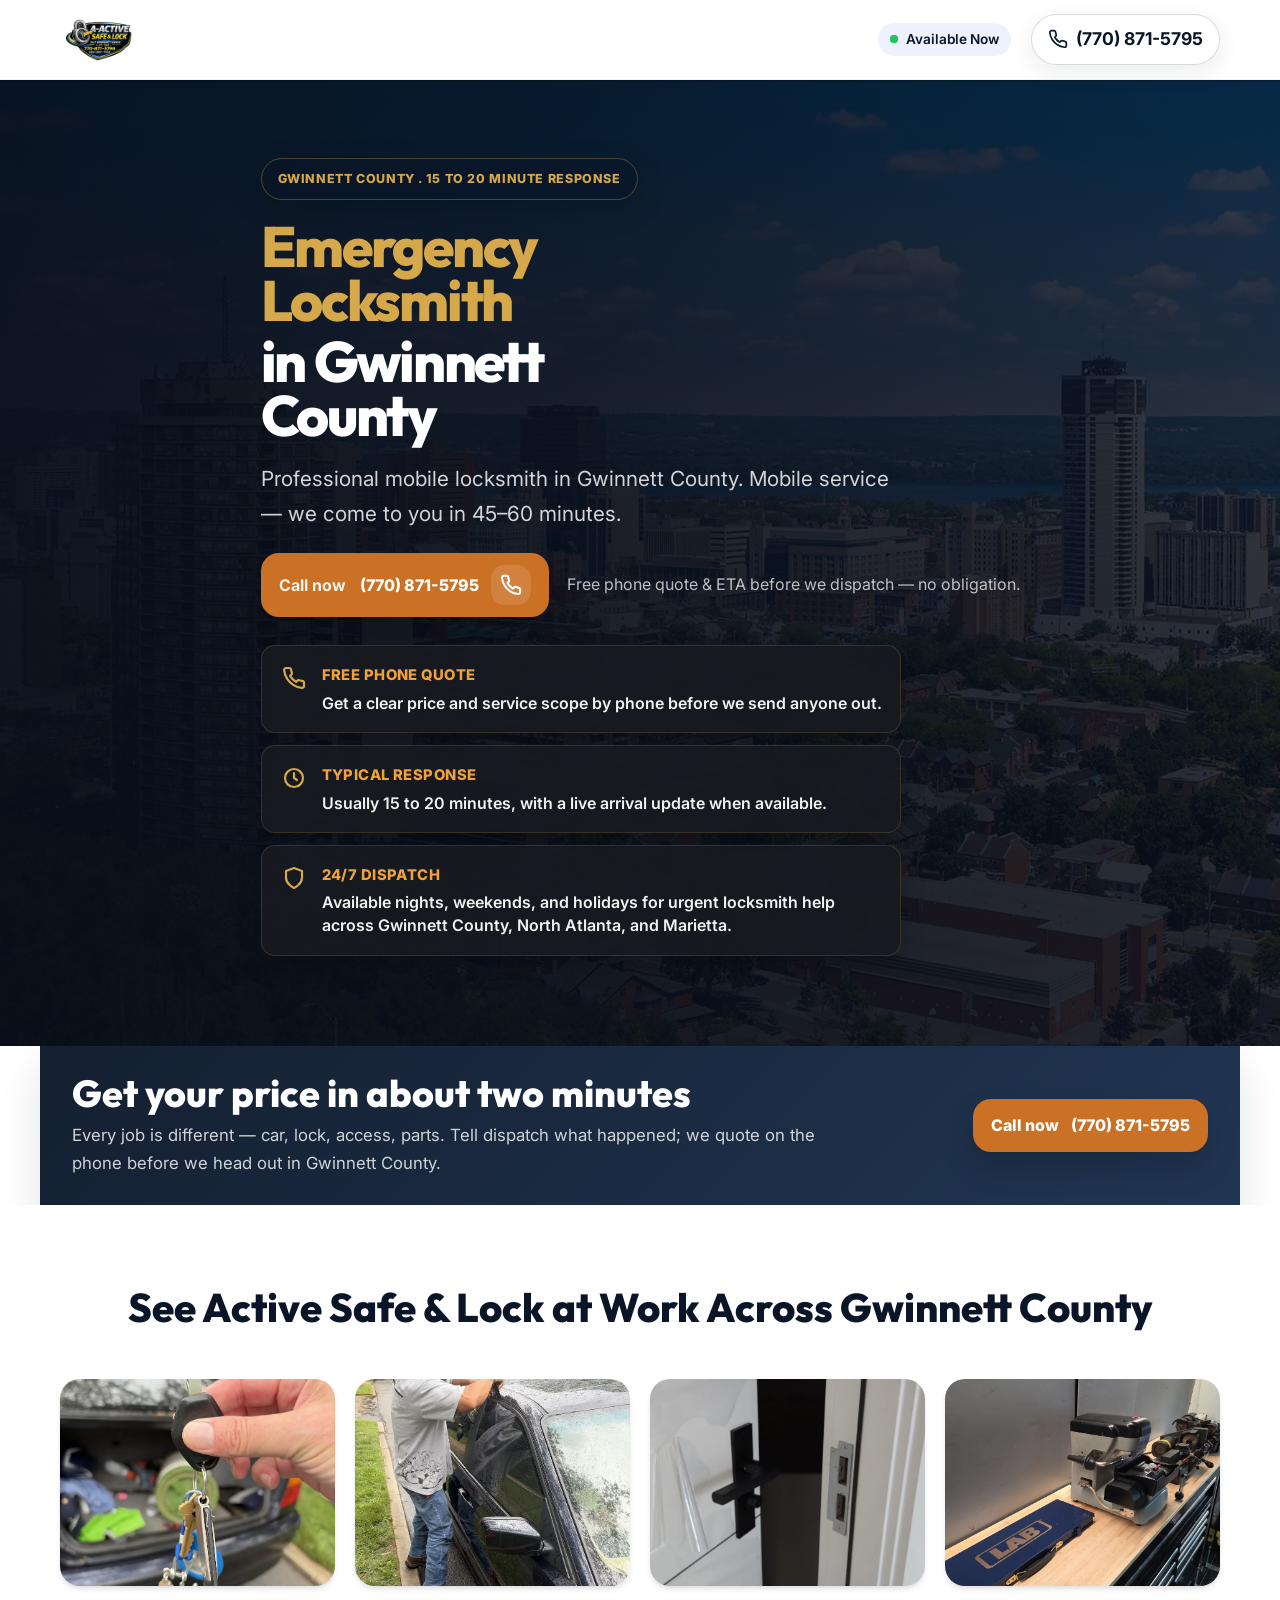
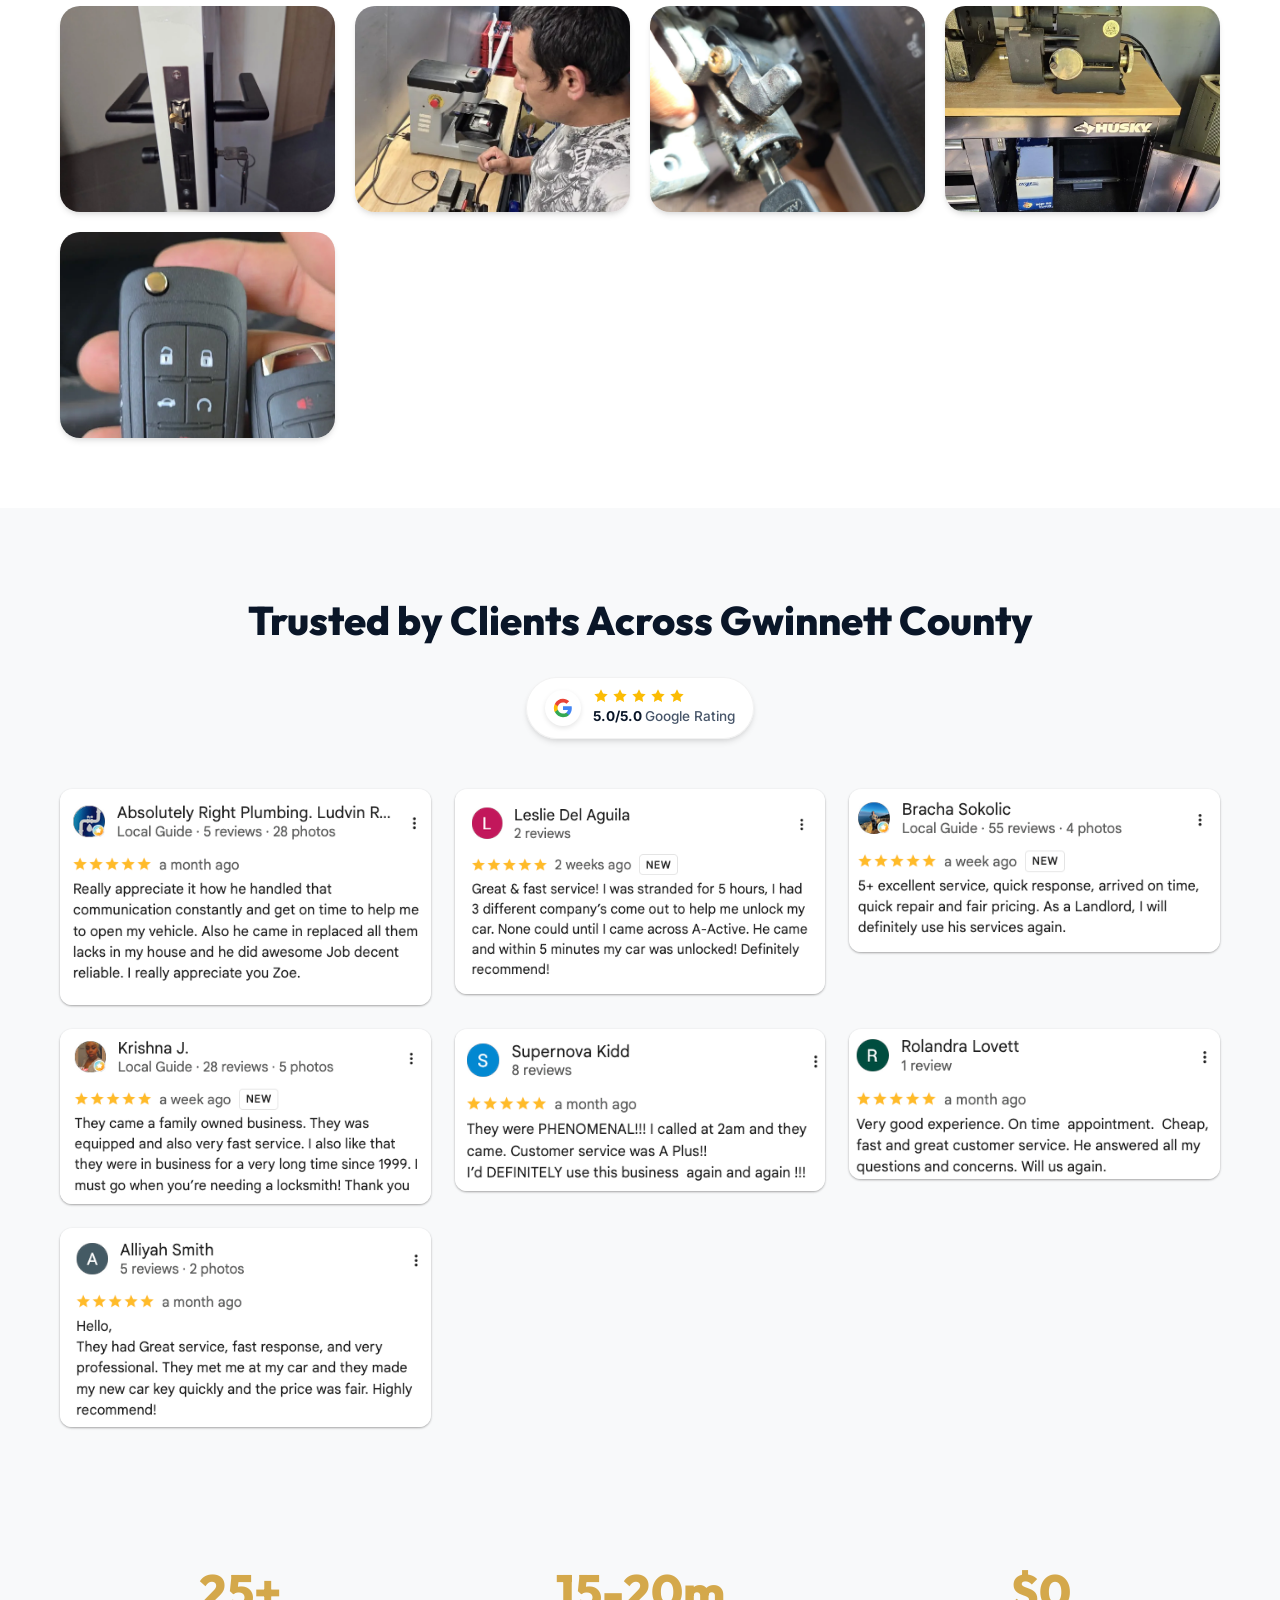
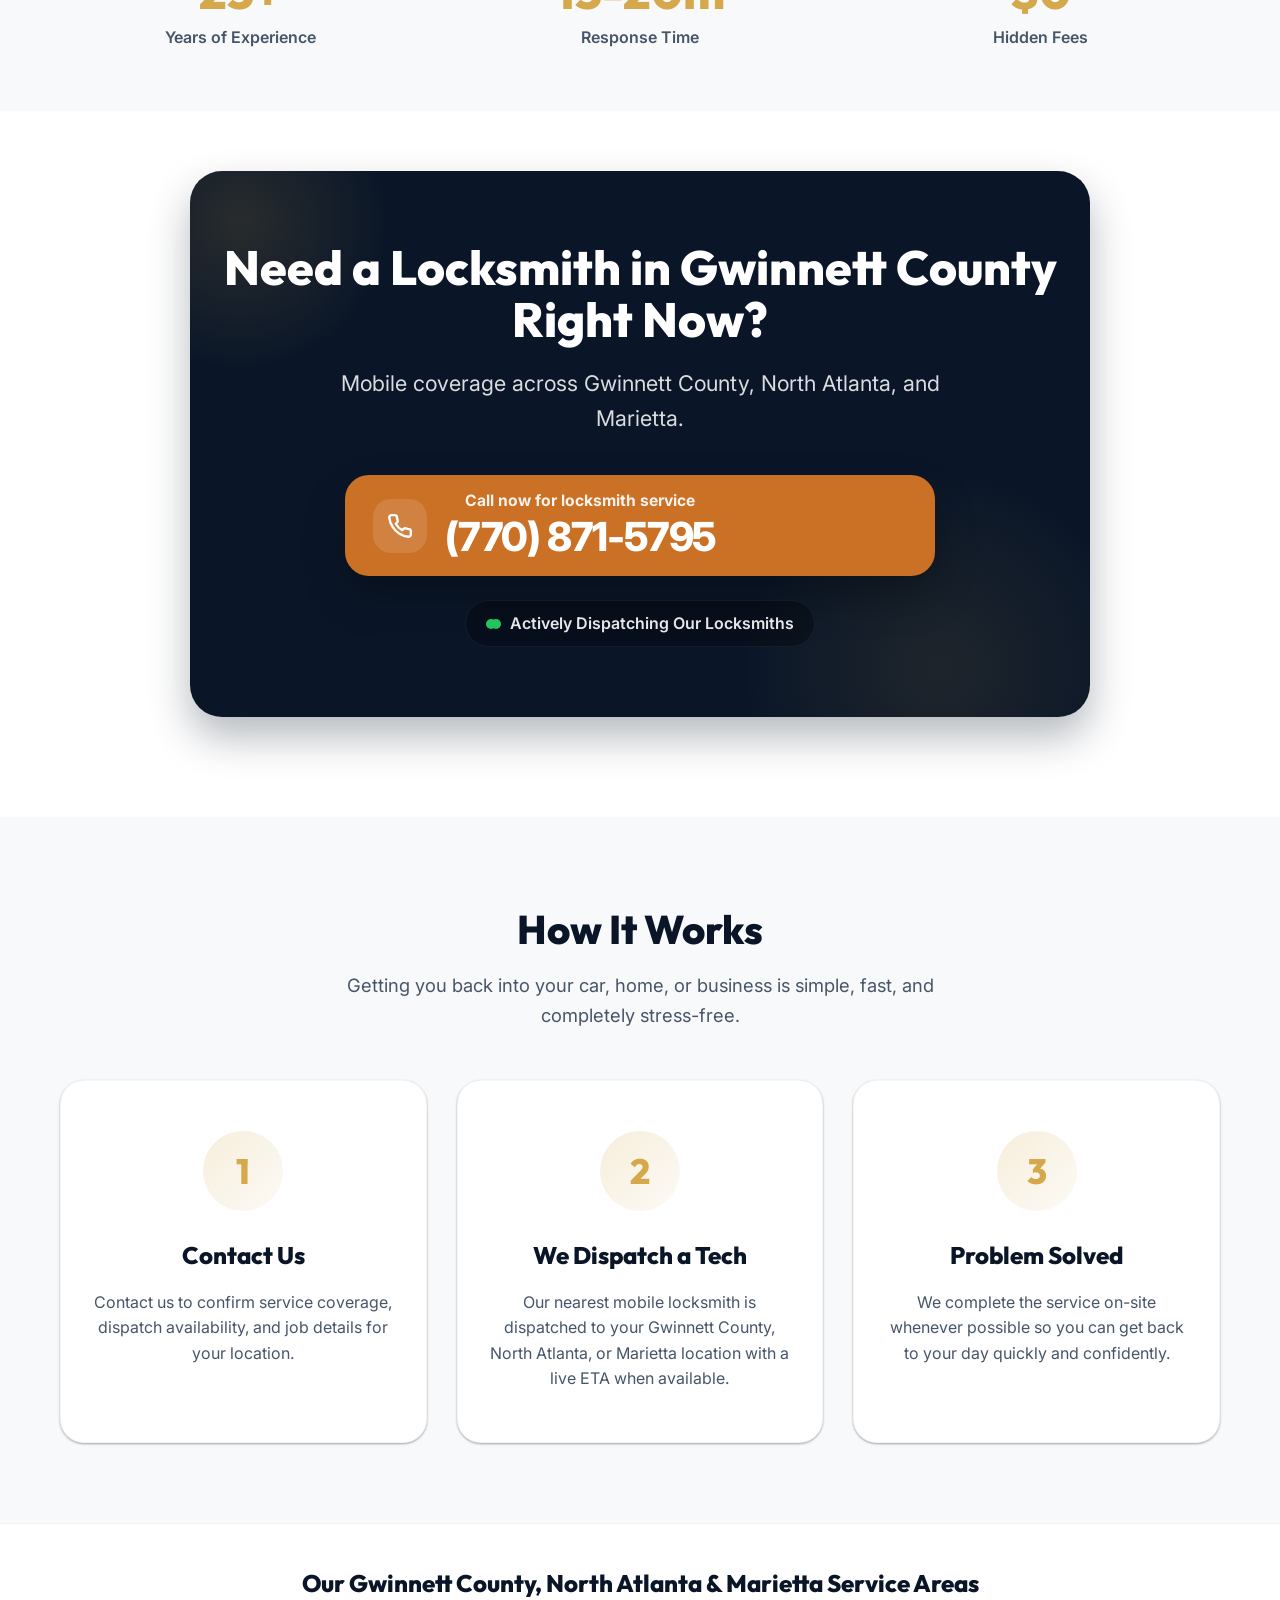
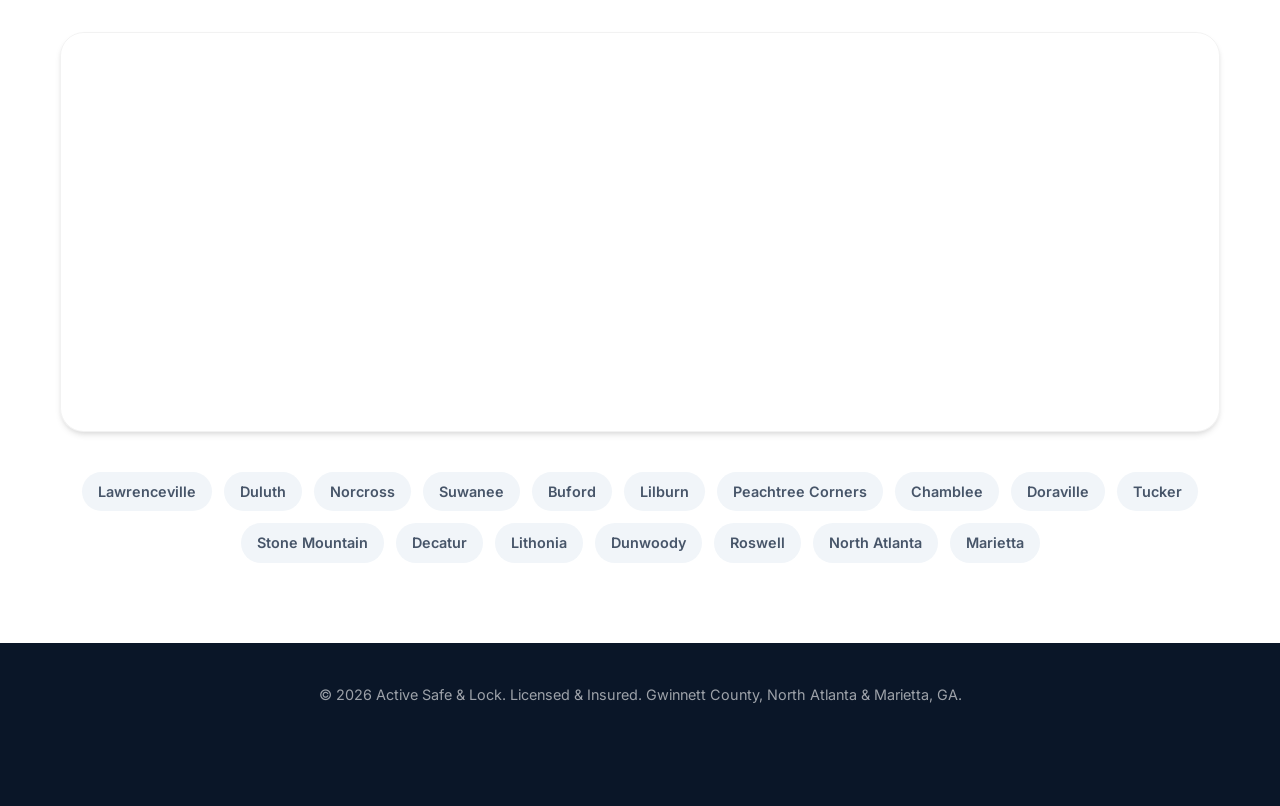
<file: index.html>
<!DOCTYPE html>
<html lang="en">

<head>
<meta charset="UTF-8">
    <meta name="viewport" content="width=device-width, initial-scale=1.0">
    <title>24/7 Locksmith Gwinnett County, GA | Active Safe & Lock</title>
    <meta name="description" content="Active Safe & Lock provides mobile locksmith service across Gwinnett County, North Atlanta, and Marietta with fast dispatch for home, auto, and commercial lock issues.">
    <link rel="stylesheet" href="style.css">
    <link rel="preconnect" href="https://fonts.googleapis.com">
    <link rel="preconnect" href="https://fonts.gstatic.com" crossorigin>
    <link
        href="https://fonts.googleapis.com/css2?family=Inter:wght@400;500;600;700;800&family=Outfit:wght@400;600;700;800&display=swap"
        rel="stylesheet">
        <script type="application/ld+json">
    {
      "@context": "https://schema.org",
      "@type": "Locksmith",
      "name": "Active Safe & Lock",
      "image": "activelocksmithlogo.webp",
      "@id": "",
      "url": "#",
      "telephone": "+17708715795",
      "priceRange": "$$",
      "areaServed": [
        "Gwinnett County, GA",
        "North Atlanta, GA",
        "Marietta, GA"
      ],
      "address": {
        "@type": "PostalAddress",
        "streetAddress": "Gwinnett County Service Area",
        "addressLocality": "Lawrenceville",
        "addressRegion": "GA",
        "addressCountry": "US"
      },
      "openingHoursSpecification": {
        "@type": "OpeningHoursSpecification",
        "dayOfWeek": [
          "Monday",
          "Tuesday",
          "Wednesday",
          "Thursday",
          "Friday",
          "Saturday",
          "Sunday"
        ],
        "opens": "00:00",
        "closes": "23:59"
      },
      "sameAs": []
    }
    </script>
</head>

<body>
<!-- Sticky Header -->
    <header class="sticky-header">
        <div class="container header-content">
            <div class="logo">
                <img src="activelocksmithlogo.webp" alt="Active Safe & Lock Logo" class="logo-img">
            </div>
            <div class="header-right">
                <div class="status-badge">
                    <span class="pulse-dot"></span>
                    Available Now
                </div>
                <a href="tel:+17708715795" class="phone-link">
                    <svg class="phone-icon" viewBox="0 0 24 24" fill="none" stroke="currentColor" stroke-width="2"
                        stroke-linecap="round" stroke-linejoin="round">
                        <path
                            d="M22 16.92v3a2 2 0 0 1-2.18 2 19.79 19.79 0 0 1-8.63-3.07 19.5 19.5 0 0 1-6-6 19.79 19.79 0 0 1-3.07-8.67A2 2 0 0 1 4.11 2h3a2 2 0 0 1 2 1.72 12.84 12.84 0 0 0 .7 2.81 2 2 0 0 1-.45 2.11L8.09 9.91a16 16 0 0 0 6 6l1.27-1.27a2 2 0 0 1 2.11-.45 12.84 12.84 0 0 0 2.81.7A2 2 0 0 1 22 16.92z">
                        </path>
                    </svg>
                    <span class="phone-link-desktop">(770) 871-5795</span>
                    <span class="phone-link-mobile">Call</span>
                </a>
            </div>
        </div>
    </header>

    <main>
        <!-- Hero Section -->
        <section class="hero-v2 landing-hero">
            <div class="hero-overlay"></div>
            <img src="Hamilton-Ont-1.webp" alt="Gwinnett County locksmith service area" class="hero-bg-img">
            <div class="container hero-container">
                <div class="hero-content">
                    <div class="landing-label">
                        Gwinnett County . 15 to 20 Minute Response
                    </div>
                    <h1><span class="landing-highlight">Emergency Locksmith</span><span class="landing-title-break">in Gwinnett County</span></h1>
                    <p class="landing-lead">Professional mobile locksmith in Gwinnett County. Mobile service — we come to you in 45–60 minutes.</p>
                    <div class="landing-cta-group">
                        <a href="tel:+17708715795" class="landing-callout landing-callout-compact">
                            <span class="landing-callout-copy landing-callout-copy-inline">
                                <strong>Call now</strong>
                                <span>(770) 871-5795</span>
                            </span>
                            <span class="landing-callout-icon">
                                <svg class="ring-animation" width="22" height="22" viewBox="0 0 24 24" fill="none" stroke="currentColor" stroke-width="2.2" stroke-linecap="round" stroke-linejoin="round"><path d="M22 16.92v3a2 2 0 0 1-2.18 2 19.79 19.79 0 0 1-8.63-3.07 19.5 19.5 0 0 1-6-6 19.79 19.79 0 0 1-3.07-8.67A2 2 0 0 1 4.11 2h3a2 2 0 0 1 2 1.72 12.84 12.84 0 0 0 .7 2.81 2 2 0 0 1-.45 2.11L8.09 9.91a16 16 0 0 0 6 6l1.27-1.27a2 2 0 0 1 2.11-.45 12.84 12.84 0 0 0 2.81.7A2 2 0 0 1 22 16.92z"></path></svg>
                            </span>
                        </a>
                        <p class="landing-note">Free phone quote &amp; ETA before we dispatch — no obligation.</p>
                    </div>
                    <ul class="landing-points">
                        <li>
                            <span class="landing-check"><svg class="ring-animation" width="24" height="24" viewBox="0 0 24 24" fill="none" stroke="currentColor" stroke-width="2.2" stroke-linecap="round" stroke-linejoin="round"><path d="M22 16.92v3a2 2 0 0 1-2.18 2 19.79 19.79 0 0 1-8.63-3.07 19.5 19.5 0 0 1-6-6 19.79 19.79 0 0 1-3.07-8.67A2 2 0 0 1 4.11 2h3a2 2 0 0 1 2 1.72 12.84 12.84 0 0 0 .7 2.81 2 2 0 0 1-.45 2.11L8.09 9.91a16 16 0 0 0 6 6l1.27-1.27a2 2 0 0 1 2.11-.45 12.84 12.84 0 0 0 2.81.7A2 2 0 0 1 22 16.92z"></path></svg></span>
                            <span class="landing-point-copy">
                                <span class="landing-point-kicker">Free Phone Quote</span>
                                <strong>Get a clear price and service scope by phone before we send anyone out.</strong>
                            </span>
                        </li>
                        <li>
                            <span class="landing-check"><svg width="24" height="24" viewBox="0 0 24 24" fill="none" stroke="currentColor" stroke-width="2.2" stroke-linecap="round" stroke-linejoin="round"><circle cx="12" cy="12" r="9"></circle><path d="M12 7v5l3 2"></path></svg></span>
                            <span class="landing-point-copy">
                                <span class="landing-point-kicker">Typical Response</span>
                                <strong>Usually 15 to 20 minutes, with a live arrival update when available.</strong>
                            </span>
                        </li>
                        <li>
                            <span class="landing-check"><svg width="24" height="24" viewBox="0 0 24 24" fill="none" stroke="currentColor" stroke-width="2.2" stroke-linecap="round" stroke-linejoin="round"><path d="M12 22s8-4 8-10V5l-8-3-8 3v7c0 6 8 10 8 10z"></path></svg></span>
                            <span class="landing-point-copy">
                                <span class="landing-point-kicker">24/7 Dispatch</span>
                                <strong>Available nights, weekends, and holidays for urgent locksmith help across Gwinnett County, North Atlanta, and Marietta.</strong>
                            </span>
                        </li>
                    </ul>
                </div>
            </div>
        </section>

        <section class="quote-fast-section">
            <div class="container quote-fast-card">
                <div class="quote-fast-copy">
                    <h2>Get your price in about two minutes</h2>
                    <p>Every job is different — car, lock, access, parts. Tell dispatch what happened; we quote on the phone before we head out in Gwinnett County.</p>
                </div>
                <a href="tel:+17708715795" class="quote-fast-button">
                    <span>Call now</span>
                    <span>(770) 871-5795</span>
                </a>
            </div>
        </section>

        <!-- Team Gallery Section (Replaced Trust Strip) -->
        <section class="team-gallery" style="background: var(--white); padding: 70px 0;">
            <div class="container">
                <div class="section-header" style="margin-bottom: 40px;">
                    <h2>See Active Safe & Lock at Work Across Gwinnett County</h2>
                </div>
                <div class="team-grid">

                    <div class="team-item">
                        <img src="active-team-1.webp" alt="Close-up of a completed car key replacement job" class="team-img" style="position: absolute; top: 0; left: 0; width: 100%; height: 100%; object-fit: cover; object-position: center;">
                    </div>
                    <div class="team-item">
                        <img src="active-team-2.webp" alt="Locksmith opening a vehicle door on-site" class="team-img" style="position: absolute; top: 0; left: 0; width: 100%; height: 100%; object-fit: cover; object-position: center;">
                    </div>
                    <div class="team-item">
                        <img src="active-team-3.webp" alt="Installed modern black door handle and lockset" class="team-img" style="position: absolute; top: 0; left: 0; width: 100%; height: 100%; object-fit: cover; object-position: center;">
                    </div>
                    <div class="team-item">
                        <img src="active-gallery-4.webp" alt="Locksmith key cutting equipment set up inside the service van" class="team-img" style="position: absolute; top: 0; left: 0; width: 100%; height: 100%; object-fit: cover; object-position: center;">
                    </div>
                    <div class="team-item">
                        <img src="active-gallery-5.webp" alt="Modern black door hardware and lock installation in progress" class="team-img" style="position: absolute; top: 0; left: 0; width: 100%; height: 100%; object-fit: cover; object-position: center;">
                    </div>
                    <div class="team-item">
                        <img src="active-gallery-6.webp" alt="Active Safe and Lock technician working with key programming equipment" class="team-img" style="position: absolute; top: 0; left: 0; width: 100%; height: 100%; object-fit: cover; object-position: center;">
                    </div>
                    <div class="team-item">
                        <img src="active-gallery-7.webp" alt="Close-up of an automotive lock cylinder being serviced" class="team-img" style="position: absolute; top: 0; left: 0; width: 100%; height: 100%; object-fit: cover; object-position: center;">
                    </div>
                    <div class="team-item">
                        <img src="active-gallery-8.webp" alt="Specialized locksmith machine and workbench tools inside the van" class="team-img" style="position: absolute; top: 0; left: 0; width: 100%; height: 100%; object-fit: cover; object-position: center;">
                    </div>
                    <div class="team-item">
                        <img src="active-gallery-9.webp" alt="Newly programmed car key fobs ready for handoff" class="team-img" style="position: absolute; top: 0; left: 0; width: 100%; height: 100%; object-fit: cover; object-position: center;">
                    </div>
                </div>
            </div>
        </section>

        <!-- Reviews Section -->
        <section id="reviews" class="reviews">
            <div class="container">
                <div class="section-header" style="display: flex; flex-direction: column; align-items: center;">
                    <h2>Trusted by Clients Across Gwinnett County</h2>
                    <div style="display: inline-flex; align-items: center; gap: 12px; background: rgba(255, 255, 255, 0.95); padding: 10px 18px; border-radius: 50px; box-shadow: var(--shadow-md); border: 1px solid rgba(0,0,0,0.05); margin-top: 15px;">
                        <div style="width: 36px; height: 36px; background: #fff; border-radius: 50%; box-shadow: 0 2px 5px rgba(0,0,0,0.1); display: flex; align-items: center; justify-content: center; flex-shrink: 0;">
                            <svg width="20" height="20" viewBox="0 0 24 24">
                              <path fill="#4285F4" d="M22.56 12.25c0-.78-.07-1.53-.2-2.25H12v4.26h5.92c-.26 1.37-1.04 2.53-2.21 3.31v2.77h3.57c2.08-1.92 3.28-4.74 3.28-8.09z"/>
                              <path fill="#34A853" d="M12 23c2.97 0 5.46-.98 7.28-2.66l-3.57-2.77c-.98.66-2.23 1.06-3.71 1.06-2.86 0-5.29-1.93-6.16-4.53H2.18v2.84C3.99 20.53 7.7 23 12 23z"/>
                              <path fill="#FBBC05" d="M5.84 14.09c-.22-.66-.35-1.36-.35-2.09s.13-1.43.35-2.09V7.07H2.18C1.43 8.55 1 10.22 1 12s.43 3.45 1.18 4.93l2.85-2.22.81-.62z"/>
                              <path fill="#EA4335" d="M12 5.38c1.62 0 3.06.56 4.21 1.64l3.15-3.15C17.45 2.09 14.97 1 12 1 7.7 1 3.99 3.47 2.18 7.07l3.66 2.84c.87-2.6 3.3-4.53 6.16-4.53z"/>
                            </svg>
                        </div>
                        <div style="display: flex; flex-direction: column; align-items: flex-start; text-align: left;">
                            <div style="display: flex; gap: 3px; color: #FBBC04;">
                                <svg width="16" height="16" viewBox="0 0 24 24" fill="currentColor"><path d="M12 2L15.09 8.26L22 9.27L17 14.14L18.18 21.02L12 17.77L5.82 21.02L7 14.14L2 9.27L8.91 8.26L12 2Z"/></svg>
                                <svg width="16" height="16" viewBox="0 0 24 24" fill="currentColor"><path d="M12 2L15.09 8.26L22 9.27L17 14.14L18.18 21.02L12 17.77L5.82 21.02L7 14.14L2 9.27L8.91 8.26L12 2Z"/></svg>
                                <svg width="16" height="16" viewBox="0 0 24 24" fill="currentColor"><path d="M12 2L15.09 8.26L22 9.27L17 14.14L18.18 21.02L12 17.77L5.82 21.02L7 14.14L2 9.27L8.91 8.26L12 2Z"/></svg>
                                <svg width="16" height="16" viewBox="0 0 24 24" fill="currentColor"><path d="M12 2L15.09 8.26L22 9.27L17 14.14L18.18 21.02L12 17.77L5.82 21.02L7 14.14L2 9.27L8.91 8.26L12 2Z"/></svg>
                                <svg width="16" height="16" viewBox="0 0 24 24" fill="currentColor"><path d="M12 2L15.09 8.26L22 9.27L17 14.14L18.18 21.02L12 17.77L5.82 21.02L7 14.14L2 9.27L8.91 8.26L12 2Z"/></svg>
                            </div>
                            <span style="font-size: 0.85rem; font-weight: 700; color: var(--text-main); margin-top: 2px;">5.0/5.0 <span style="font-weight: 500; color: var(--text-light);">Google Rating</span></span>
                        </div>
                    </div>
                </div>
                
                <div style="display: grid; grid-template-columns: repeat(auto-fit, minmax(300px, 1fr)); gap: 24px;">
                    <img src="review-gwinnett-1.png" alt="Google review from Ludvin R." style="width: 100%; height: auto; border-radius: 12px; box-shadow: var(--shadow-sm);">
                    <img src="review-gwinnett-2.png" alt="Google review from Leslie Del Aguila" style="width: 100%; height: auto; border-radius: 12px; box-shadow: var(--shadow-sm);">
                    <img src="review-gwinnett-3.png" alt="Google review from Bracha Sokolic" style="width: 100%; height: auto; border-radius: 12px; box-shadow: var(--shadow-sm);">
                    <img src="review-gwinnett-4.png" alt="Google review from Krishna J." style="width: 100%; height: auto; border-radius: 12px; box-shadow: var(--shadow-sm);">
                    <img src="review-gwinnett-5.png" alt="Google review from Supernova Kidd" style="width: 100%; height: auto; border-radius: 12px; box-shadow: var(--shadow-sm);">
                    <img src="review-gwinnett-6.png" alt="Google review from Rolandra Lovett" style="width: 100%; height: auto; border-radius: 12px; box-shadow: var(--shadow-sm);">
                    <img src="review-gwinnett-7.png" alt="Google review from Alliyah Smith" style="width: 100%; height: auto; border-radius: 12px; box-shadow: var(--shadow-sm);">
                </div>
            </div>
        </section>




        <!-- Stats Section -->
        <section class="stats">
            <div class="container grid-3">
                <div class="stat-item">
                    <div class="stat-value">25+</div>
                    <div class="stat-label">Years of Experience</div>
                </div>
                <div class="stat-item">
                    <div class="stat-value">15-20m</div>
                    <div class="stat-label">Response Time</div>
                </div>
                <div class="stat-item">
                    <div class="stat-value">$0</div>
                    <div class="stat-label">Hidden Fees</div>
                </div>
            </div>
        </section>

        <!-- Final CTA -->
        <section class="final-cta" style="padding: 60px 20px 100px;">
            <div class="container" style="background: var(--primary); border-radius: 32px; padding: 70px 30px; text-align: center; box-shadow: 0 20px 40px rgba(10, 22, 40, 0.3); position: relative; overflow: hidden; max-width: 900px; margin: 0 auto;">
                
                <div style="position: absolute; top: -100px; left: -100px; width: 300px; height: 300px; background: radial-gradient(circle, rgba(212, 168, 75, 0.15) 0%, transparent 70%); border-radius: 50%; pointer-events: none;"></div>
                <div style="position: absolute; bottom: -150px; right: -50px; width: 400px; height: 400px; background: radial-gradient(circle, rgba(212, 168, 75, 0.1) 0%, transparent 70%); border-radius: 50%; pointer-events: none;"></div>
                
                <h2 style="color: var(--white); position: relative; z-index: 2; line-height: 1.1;">Need a Locksmith in Gwinnett County Right Now?</h2>
                <p style="color: rgba(255, 255, 255, 0.85); position: relative; z-index: 2; max-width: 600px; margin: 0 auto 40px auto; font-size: 1.35rem;">Mobile coverage across Gwinnett County, North Atlanta, and Marietta.</p>
                
                <div style="position: relative; z-index: 2; display: flex; flex-direction: column; align-items: center; gap: 24px;">
                    <a href="tel:+17708715795" class="landing-final-cta-button">
                        <span class="landing-callout-icon">
                            <svg class="ring-animation" width="26" height="26" viewBox="0 0 24 24" fill="none" stroke="currentColor" stroke-width="2.2" stroke-linecap="round" stroke-linejoin="round"><path d="M22 16.92v3a2 2 0 0 1-2.18 2 19.79 19.79 0 0 1-8.63-3.07 19.5 19.5 0 0 1-6-6 19.79 19.79 0 0 1-3.07-8.67A2 2 0 0 1 4.11 2h3a2 2 0 0 1 2 1.72 12.84 12.84 0 0 0 .7 2.81 2 2 0 0 1-.45 2.11L8.09 9.91a16 16 0 0 0 6 6l1.27-1.27a2 2 0 0 1 2.11-.45 12.84 12.84 0 0 0 2.81.7A2 2 0 0 1 22 16.92z"></path></svg>
                        </span>
                        <span class="landing-callout-copy">
                            <strong>Call now for locksmith service</strong>
                            <span>(770) 871-5795</span>
                        </span>
                    </a>
                    
                    <div style="display: flex; align-items: center; gap: 10px; background: rgba(0, 0, 0, 0.3); padding: 10px 20px; border-radius: 50px; border: 1px solid rgba(255,255,255,0.05);">
                        <span class="pulse-dot" style="width: 10px; height: 10px; margin-right: 4px;"></span>
                        <span style="font-size: 1rem; font-weight: 600; color: rgba(255, 255, 255, 0.9);">Actively Dispatching Our Locksmiths</span>
                    </div>
                </div>
            </div>
        </section>

        <!-- Our Process Section -->
        <section class="process landing-process">
            <div class="container">
                <div class="section-header landing-process-header">
                    <h2 class="landing-process-title">How It Works</h2>
                    <p class="landing-process-subtitle">Getting you back into your car, home, or business is simple, fast, and completely stress-free.</p>
                </div>
                
                <div class="landing-process-grid">
                    <div class="landing-process-card">
                        <div class="landing-process-step">1</div>
                        <h3>Contact Us</h3>
                        <p>Contact us to confirm service coverage, dispatch availability, and job details for your location.</p>
                    </div>

                    <div class="landing-process-card">
                        <div class="landing-process-step">2</div>
                        <h3>We Dispatch a Tech</h3>
                        <p>Our nearest mobile locksmith is dispatched to your Gwinnett County, North Atlanta, or Marietta location with a live ETA when available.</p>
                    </div>

                    <div class="landing-process-card">
                        <div class="landing-process-step">3</div>
                        <h3>Problem Solved</h3>
                        <p>We complete the service on-site whenever possible so you can get back to your day quickly and confidently.</p>
                    </div>
                </div>
            </div>
        </section>

        <!-- Service Area Tags -->
                <section id="service-areas" class="service-areas">
            <div class="container">
                <h3>Our Gwinnett County, North Atlanta & Marietta Service Areas</h3>
                <div class="map-container">
                    <iframe
                        src="https://www.google.com/maps?q=Gwinnett+County,+GA&output=embed"
                        width="400" height="300" style="border:0;"
                        allowfullscreen="" loading="lazy" referrerpolicy="no-referrer-when-downgrade">
                    </iframe>
                </div>
                <div class="tags">
                    <span class="tag">Lawrenceville</span>
                    <span class="tag">Duluth</span>
                    <span class="tag">Norcross</span>
                    <span class="tag">Suwanee</span>
                    <span class="tag">Buford</span>
                    <span class="tag">Lilburn</span>
                    <span class="tag">Peachtree Corners</span>
                    <span class="tag">Chamblee</span>
                    <span class="tag">Doraville</span>
                    <span class="tag">Tucker</span>
                    <span class="tag">Stone Mountain</span>
                    <span class="tag">Decatur</span>
                    <span class="tag">Lithonia</span>
                    <span class="tag">Dunwoody</span>
                    <span class="tag">Roswell</span>
                    <span class="tag">North Atlanta</span>
                    <span class="tag">Marietta</span>
                </div>
            </div>
        </section>
    </main>

        <footer>
        <div class="container">
            <p>&copy; 2026 Active Safe & Lock. Licensed & Insured. Gwinnett County, North Atlanta & Marietta, GA.</p>
        </div>
    </footer>

    <!-- Mobile Sticky CTA Bar -->
    <div class="mobile-cta-bar">
        <a href="tel:+17708715795" class="btn btn-primary btn-full">
            <svg class="phone-icon ring-animation" viewBox="0 0 24 24" fill="none" stroke="currentColor"
                stroke-width="2" stroke-linecap="round" stroke-linejoin="round">
                <path
                    d="M22 16.92v3a2 2 0 0 1-2.18 2 19.79 19.79 0 0 1-8.63-3.07 19.5 19.5 0 0 1-6-6 19.79 19.79 0 0 1-3.07-8.67A2 2 0 0 1 4.11 2h3a2 2 0 0 1 2 1.72 12.84 12.84 0 0 0 .7 2.81 2 2 0 0 1-.45 2.11L8.09 9.91a16 16 0 0 0 6 6l1.27-1.27a2 2 0 0 1 2.11-.45 12.84 12.84 0 0 0 2.81.7A2 2 0 0 1 22 16.92z">
                </path>
            </svg>
            Call (770) 871-5795
        </a>
    </div>

</body>

</html>
</file>
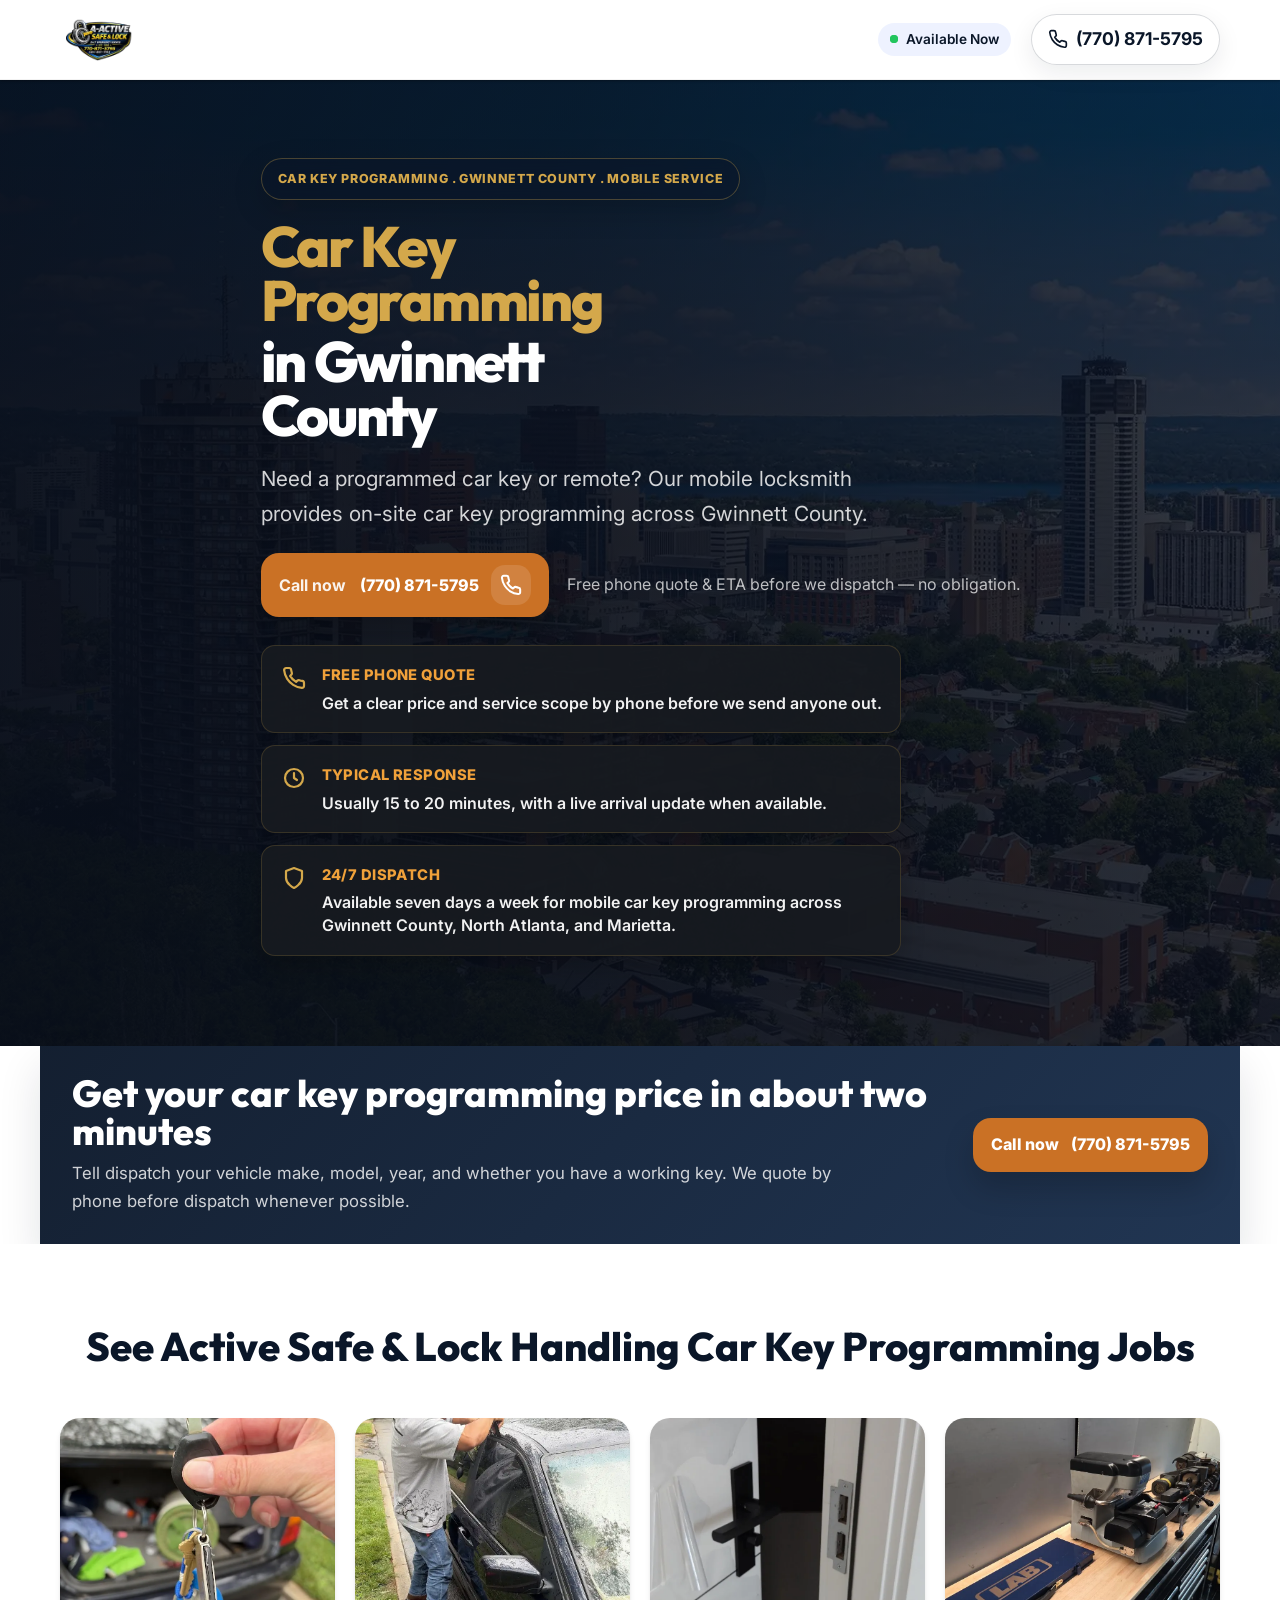
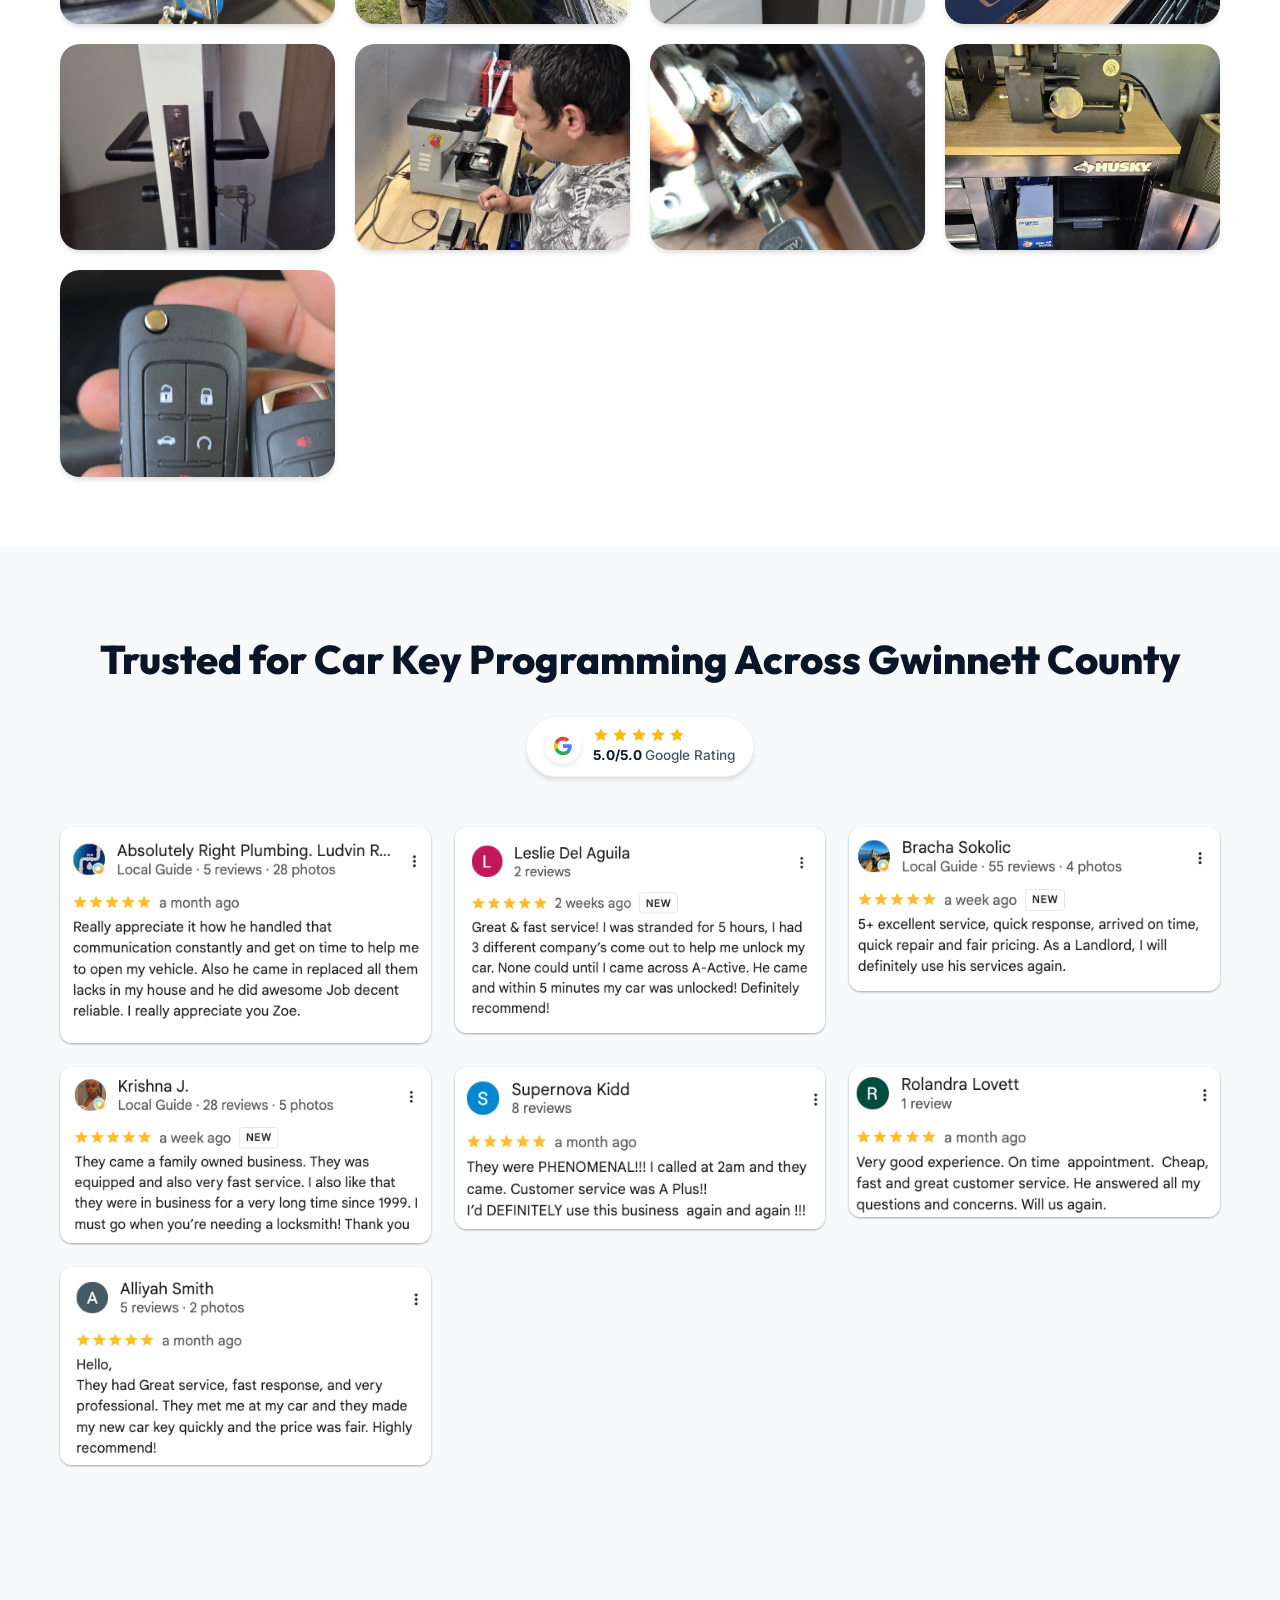
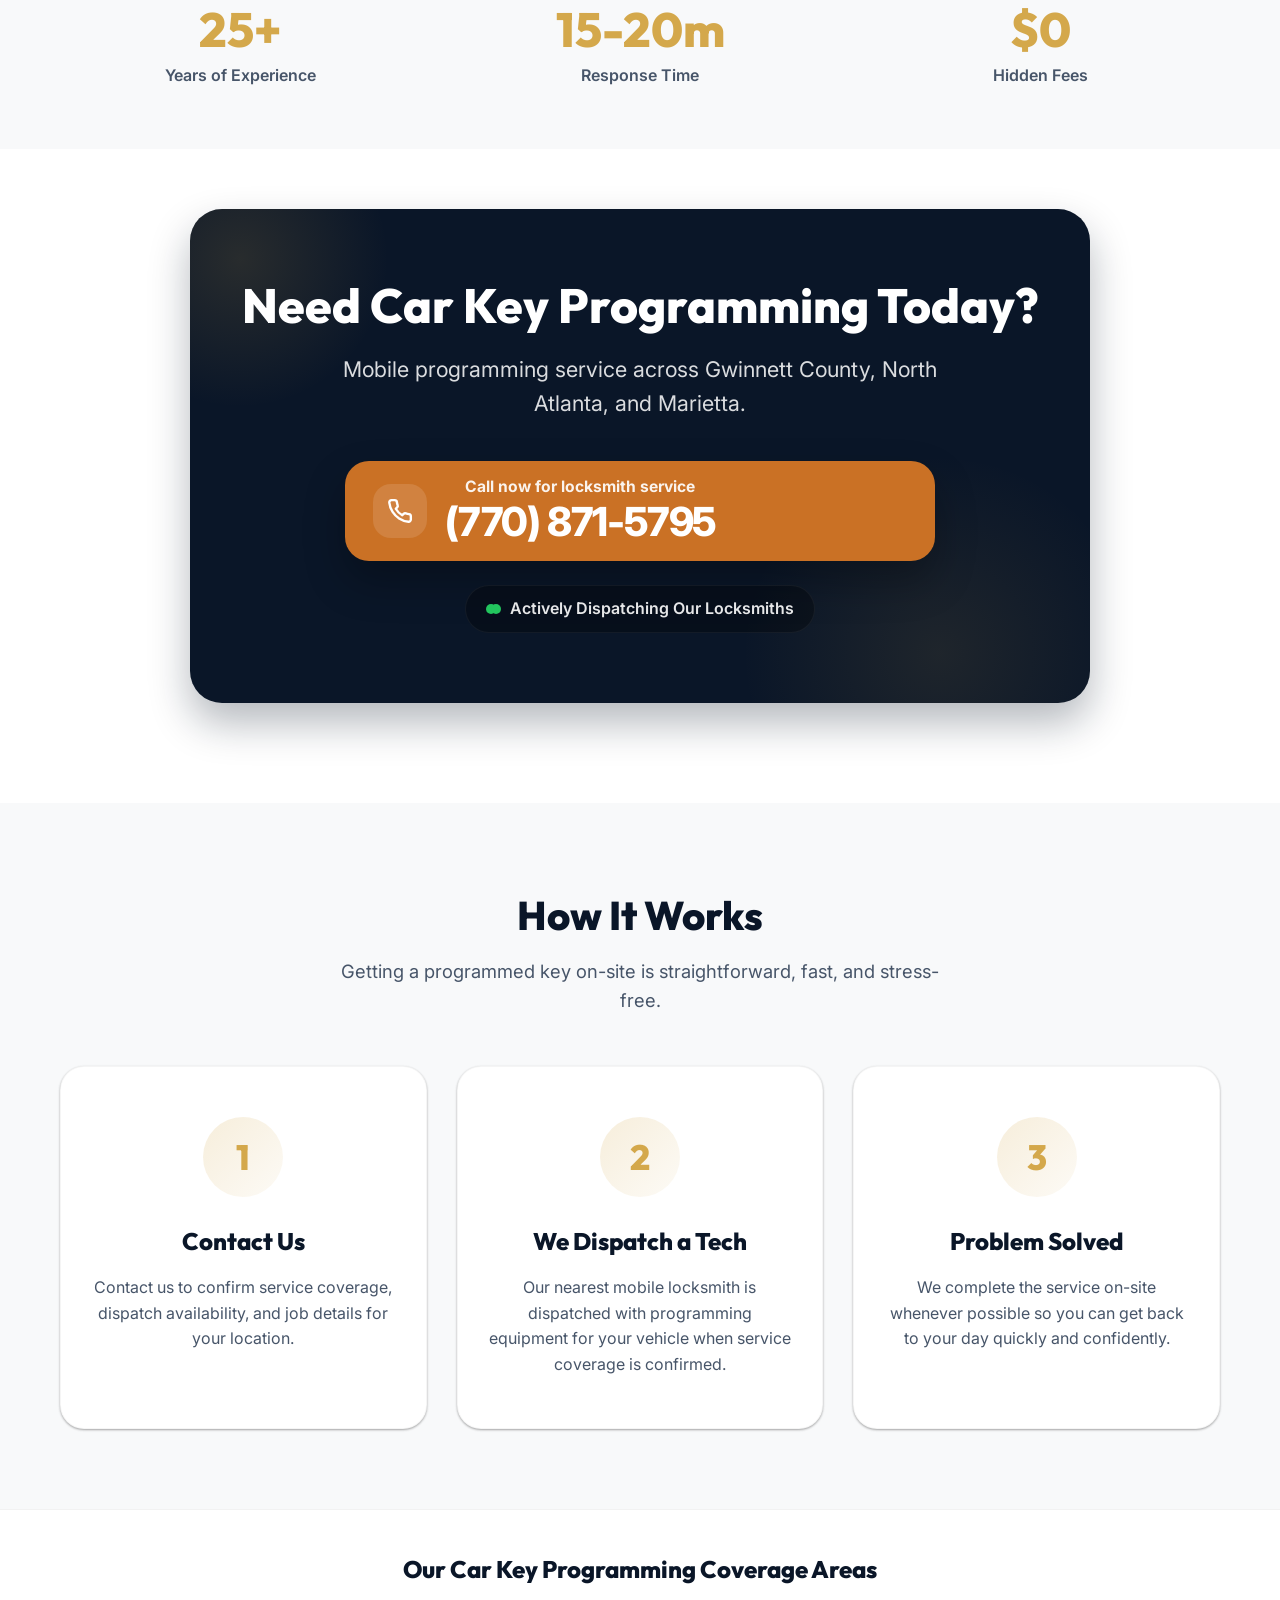
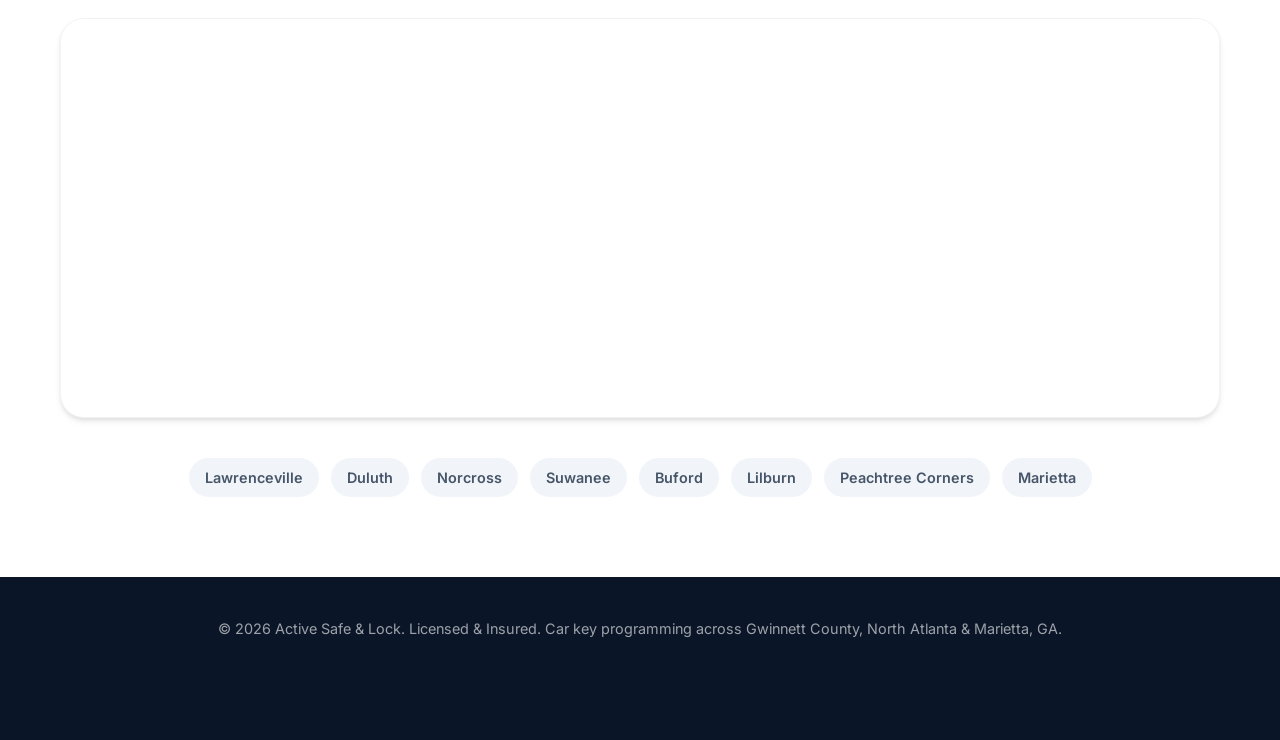
<file: car-key-programming/index.html>
<!DOCTYPE html>
<html lang="en">

<head>
<meta charset="UTF-8">
    <meta name="viewport" content="width=device-width, initial-scale=1.0">
    <title>Car Key Programming in Gwinnett County, GA | Active Safe & Lock</title>
    <meta name="description" content="Need car key programming in Gwinnett County? Active Safe & Lock provides mobile key programming and on-site help for many vehicle makes and models.">
    <link rel="stylesheet" href="../style.css">
    <link rel="preconnect" href="https://fonts.googleapis.com">
    <link rel="preconnect" href="https://fonts.gstatic.com" crossorigin>
    <link
        href="https://fonts.googleapis.com/css2?family=Inter:wght@400;500;600;700;800&family=Outfit:wght@400;600;700;800&display=swap"
        rel="stylesheet">
        <script type="application/ld+json">
{
  "@context": "https://schema.org",
  "@type": "Locksmith",
  "name": "Active Safe & Lock",
  "image": "activelocksmithlogo.webp",
  "@id": "",
  "url": "#",
  "telephone": "+17708715795",
  "priceRange": "$$",
  "areaServed": [
    "Gwinnett County, GA",
    "North Atlanta, GA",
    "Marietta, GA"
  ],
  "address": {
    "@type": "PostalAddress",
    "streetAddress": "Gwinnett County Service Area",
    "addressLocality": "Lawrenceville",
    "addressRegion": "GA",
    "addressCountry": "US"
  },
  "openingHoursSpecification": {
    "@type": "OpeningHoursSpecification",
    "dayOfWeek": [
      "Monday",
      "Tuesday",
      "Wednesday",
      "Thursday",
      "Friday",
      "Saturday",
      "Sunday"
    ],
    "opens": "00:00",
    "closes": "23:59"
  },
  "sameAs": []
}
    </script>
</head>

<body>
<!-- Sticky Header -->
    <header class="sticky-header">
        <div class="container header-content">
            <div class="logo">
                <img src="../activelocksmithlogo.webp" alt="Active Safe & Lock Logo" class="logo-img">
            </div>
            <div class="header-right">
                <div class="status-badge">
                    <span class="pulse-dot"></span>
                    Available Now
                </div>
                <a href="tel:+17708715795" class="phone-link">
                    <svg class="phone-icon" viewBox="0 0 24 24" fill="none" stroke="currentColor" stroke-width="2"
                        stroke-linecap="round" stroke-linejoin="round">
                        <path
                            d="M22 16.92v3a2 2 0 0 1-2.18 2 19.79 19.79 0 0 1-8.63-3.07 19.5 19.5 0 0 1-6-6 19.79 19.79 0 0 1-3.07-8.67A2 2 0 0 1 4.11 2h3a2 2 0 0 1 2 1.72 12.84 12.84 0 0 0 .7 2.81 2 2 0 0 1-.45 2.11L8.09 9.91a16 16 0 0 0 6 6l1.27-1.27a2 2 0 0 1 2.11-.45 12.84 12.84 0 0 0 2.81.7A2 2 0 0 1 22 16.92z">
                        </path>
                    </svg>
                    <span class="phone-link-desktop">(770) 871-5795</span>
                    <span class="phone-link-mobile">Call</span>
                </a>
            </div>
        </div>
    </header>

    <main>
        <!-- Hero Section -->
        <section class="hero-v2 landing-hero">
            <div class="hero-overlay"></div>
            <img src="../Hamilton-Ont-1.webp" alt="Car key programming service area in Gwinnett County" class="hero-bg-img">
            <div class="container hero-container">
                <div class="hero-content">
                    <div class="landing-label">
                        Car Key Programming . Gwinnett County . Mobile Service
                    </div>
                    <h1><span class="landing-highlight">Car Key Programming</span><span class="landing-title-break">in Gwinnett County</span></h1>
                    <p class="landing-lead">Need a programmed car key or remote? Our mobile locksmith provides on-site car key programming across Gwinnett County.</p>
                    <div class="landing-cta-group">
                        <a href="tel:+17708715795" class="landing-callout landing-callout-compact">
                            <span class="landing-callout-copy landing-callout-copy-inline">
                                <strong>Call now</strong>
                                <span>(770) 871-5795</span>
                            </span>
                            <span class="landing-callout-icon">
                                <svg class="ring-animation" width="22" height="22" viewBox="0 0 24 24" fill="none" stroke="currentColor" stroke-width="2.2" stroke-linecap="round" stroke-linejoin="round"><path d="M22 16.92v3a2 2 0 0 1-2.18 2 19.79 19.79 0 0 1-8.63-3.07 19.5 19.5 0 0 1-6-6 19.79 19.79 0 0 1-3.07-8.67A2 2 0 0 1 4.11 2h3a2 2 0 0 1 2 1.72 12.84 12.84 0 0 0 .7 2.81 2 2 0 0 1-.45 2.11L8.09 9.91a16 16 0 0 0 6 6l1.27-1.27a2 2 0 0 1 2.11-.45 12.84 12.84 0 0 0 2.81.7A2 2 0 0 1 22 16.92z"></path></svg>
                            </span>
                        </a>
                        <p class="landing-note">Free phone quote &amp; ETA before we dispatch — no obligation.</p>
                    </div>
                    <ul class="landing-points">
                        <li>
                            <span class="landing-check"><svg class="ring-animation" width="24" height="24" viewBox="0 0 24 24" fill="none" stroke="currentColor" stroke-width="2.2" stroke-linecap="round" stroke-linejoin="round"><path d="M22 16.92v3a2 2 0 0 1-2.18 2 19.79 19.79 0 0 1-8.63-3.07 19.5 19.5 0 0 1-6-6 19.79 19.79 0 0 1-3.07-8.67A2 2 0 0 1 4.11 2h3a2 2 0 0 1 2 1.72 12.84 12.84 0 0 0 .7 2.81 2 2 0 0 1-.45 2.11L8.09 9.91a16 16 0 0 0 6 6l1.27-1.27a2 2 0 0 1 2.11-.45 12.84 12.84 0 0 0 2.81.7A2 2 0 0 1 22 16.92z"></path></svg></span>
                            <span class="landing-point-copy">
                                <span class="landing-point-kicker">Free Phone Quote</span>
                                <strong>Get a clear price and service scope by phone before we send anyone out.</strong>
                            </span>
                        </li>
                        <li>
                            <span class="landing-check"><svg width="24" height="24" viewBox="0 0 24 24" fill="none" stroke="currentColor" stroke-width="2.2" stroke-linecap="round" stroke-linejoin="round"><circle cx="12" cy="12" r="9"></circle><path d="M12 7v5l3 2"></path></svg></span>
                            <span class="landing-point-copy">
                                <span class="landing-point-kicker">Typical Response</span>
                                <strong>Usually 15 to 20 minutes, with a live arrival update when available.</strong>
                            </span>
                        </li>
                        <li>
                            <span class="landing-check"><svg width="24" height="24" viewBox="0 0 24 24" fill="none" stroke="currentColor" stroke-width="2.2" stroke-linecap="round" stroke-linejoin="round"><path d="M12 22s8-4 8-10V5l-8-3-8 3v7c0 6 8 10 8 10z"></path></svg></span>
                            <span class="landing-point-copy">
                                <span class="landing-point-kicker">24/7 Dispatch</span>
                                <strong>Available seven days a week for mobile car key programming across Gwinnett County, North Atlanta, and Marietta.</strong>
                            </span>
                        </li>
                    </ul>
                </div>
            </div>
        </section>

        <section class="quote-fast-section">
            <div class="container quote-fast-card">
                <div class="quote-fast-copy">
                    <h2>Get your car key programming price in about two minutes</h2>
                    <p>Tell dispatch your vehicle make, model, year, and whether you have a working key. We quote by phone before dispatch whenever possible.</p>
                </div>
                <a href="tel:+17708715795" class="quote-fast-button">
                    <span>Call now</span>
                    <span>(770) 871-5795</span>
                </a>
            </div>
        </section>

        <!-- Team Gallery Section (Replaced Trust Strip) -->
        <section class="team-gallery" style="background: var(--white); padding: 70px 0;">
            <div class="container">
                <div class="section-header" style="margin-bottom: 40px;">
                    <h2>See Active Safe & Lock Handling Car Key Programming Jobs</h2>
                </div>
                <div class="team-grid">

                    <div class="team-item">
                        <img src="../active-team-1.webp" alt="Close-up of a completed car key replacement job" class="team-img" style="position: absolute; top: 0; left: 0; width: 100%; height: 100%; object-fit: cover; object-position: center;">
                    </div>
                    <div class="team-item">
                        <img src="../active-team-2.webp" alt="Locksmith opening a vehicle door on-site" class="team-img" style="position: absolute; top: 0; left: 0; width: 100%; height: 100%; object-fit: cover; object-position: center;">
                    </div>
                    <div class="team-item">
                        <img src="../active-team-3.webp" alt="Installed modern black door handle and lockset" class="team-img" style="position: absolute; top: 0; left: 0; width: 100%; height: 100%; object-fit: cover; object-position: center;">
                    </div>
                    <div class="team-item">
                        <img src="../active-gallery-4.webp" alt="Locksmith key cutting equipment set up inside the service van" class="team-img" style="position: absolute; top: 0; left: 0; width: 100%; height: 100%; object-fit: cover; object-position: center;">
                    </div>
                    <div class="team-item">
                        <img src="../active-gallery-5.webp" alt="Modern black door hardware and lock installation in progress" class="team-img" style="position: absolute; top: 0; left: 0; width: 100%; height: 100%; object-fit: cover; object-position: center;">
                    </div>
                    <div class="team-item">
                        <img src="../active-gallery-6.webp" alt="Active Safe and Lock technician working with key programming equipment" class="team-img" style="position: absolute; top: 0; left: 0; width: 100%; height: 100%; object-fit: cover; object-position: center;">
                    </div>
                    <div class="team-item">
                        <img src="../active-gallery-7.webp" alt="Close-up of an automotive lock cylinder being serviced" class="team-img" style="position: absolute; top: 0; left: 0; width: 100%; height: 100%; object-fit: cover; object-position: center;">
                    </div>
                    <div class="team-item">
                        <img src="../active-gallery-8.webp" alt="Specialized locksmith machine and workbench tools inside the van" class="team-img" style="position: absolute; top: 0; left: 0; width: 100%; height: 100%; object-fit: cover; object-position: center;">
                    </div>
                    <div class="team-item">
                        <img src="../active-gallery-9.webp" alt="Newly programmed car key fobs ready for handoff" class="team-img" style="position: absolute; top: 0; left: 0; width: 100%; height: 100%; object-fit: cover; object-position: center;">
                    </div>
                </div>
            </div>
        </section>

        <!-- Reviews Section -->
        <section id="reviews" class="reviews">
            <div class="container">
                <div class="section-header" style="display: flex; flex-direction: column; align-items: center;">
                    <h2>Trusted for Car Key Programming Across Gwinnett County</h2>
                    <div style="display: inline-flex; align-items: center; gap: 12px; background: rgba(255, 255, 255, 0.95); padding: 10px 18px; border-radius: 50px; box-shadow: var(--shadow-md); border: 1px solid rgba(0,0,0,0.05); margin-top: 15px;">
                        <div style="width: 36px; height: 36px; background: #fff; border-radius: 50%; box-shadow: 0 2px 5px rgba(0,0,0,0.1); display: flex; align-items: center; justify-content: center; flex-shrink: 0;">
                            <svg width="20" height="20" viewBox="0 0 24 24">
                              <path fill="#4285F4" d="M22.56 12.25c0-.78-.07-1.53-.2-2.25H12v4.26h5.92c-.26 1.37-1.04 2.53-2.21 3.31v2.77h3.57c2.08-1.92 3.28-4.74 3.28-8.09z"/>
                              <path fill="#34A853" d="M12 23c2.97 0 5.46-.98 7.28-2.66l-3.57-2.77c-.98.66-2.23 1.06-3.71 1.06-2.86 0-5.29-1.93-6.16-4.53H2.18v2.84C3.99 20.53 7.7 23 12 23z"/>
                              <path fill="#FBBC05" d="M5.84 14.09c-.22-.66-.35-1.36-.35-2.09s.13-1.43.35-2.09V7.07H2.18C1.43 8.55 1 10.22 1 12s.43 3.45 1.18 4.93l2.85-2.22.81-.62z"/>
                              <path fill="#EA4335" d="M12 5.38c1.62 0 3.06.56 4.21 1.64l3.15-3.15C17.45 2.09 14.97 1 12 1 7.7 1 3.99 3.47 2.18 7.07l3.66 2.84c.87-2.6 3.3-4.53 6.16-4.53z"/>
                            </svg>
                        </div>
                        <div style="display: flex; flex-direction: column; align-items: flex-start; text-align: left;">
                            <div style="display: flex; gap: 3px; color: #FBBC04;">
                                <svg width="16" height="16" viewBox="0 0 24 24" fill="currentColor"><path d="M12 2L15.09 8.26L22 9.27L17 14.14L18.18 21.02L12 17.77L5.82 21.02L7 14.14L2 9.27L8.91 8.26L12 2Z"/></svg>
                                <svg width="16" height="16" viewBox="0 0 24 24" fill="currentColor"><path d="M12 2L15.09 8.26L22 9.27L17 14.14L18.18 21.02L12 17.77L5.82 21.02L7 14.14L2 9.27L8.91 8.26L12 2Z"/></svg>
                                <svg width="16" height="16" viewBox="0 0 24 24" fill="currentColor"><path d="M12 2L15.09 8.26L22 9.27L17 14.14L18.18 21.02L12 17.77L5.82 21.02L7 14.14L2 9.27L8.91 8.26L12 2Z"/></svg>
                                <svg width="16" height="16" viewBox="0 0 24 24" fill="currentColor"><path d="M12 2L15.09 8.26L22 9.27L17 14.14L18.18 21.02L12 17.77L5.82 21.02L7 14.14L2 9.27L8.91 8.26L12 2Z"/></svg>
                                <svg width="16" height="16" viewBox="0 0 24 24" fill="currentColor"><path d="M12 2L15.09 8.26L22 9.27L17 14.14L18.18 21.02L12 17.77L5.82 21.02L7 14.14L2 9.27L8.91 8.26L12 2Z"/></svg>
                            </div>
                            <span style="font-size: 0.85rem; font-weight: 700; color: var(--text-main); margin-top: 2px;">5.0/5.0 <span style="font-weight: 500; color: var(--text-light);">Google Rating</span></span>
                        </div>
                    </div>
                </div>
                
                <div style="display: grid; grid-template-columns: repeat(auto-fit, minmax(300px, 1fr)); gap: 24px;">
                    <img src="../review-gwinnett-1.png" alt="Google review from Ludvin R." style="width: 100%; height: auto; border-radius: 12px; box-shadow: var(--shadow-sm);">
                    <img src="../review-gwinnett-2.png" alt="Google review from Leslie Del Aguila" style="width: 100%; height: auto; border-radius: 12px; box-shadow: var(--shadow-sm);">
                    <img src="../review-gwinnett-3.png" alt="Google review from Bracha Sokolic" style="width: 100%; height: auto; border-radius: 12px; box-shadow: var(--shadow-sm);">
                    <img src="../review-gwinnett-4.png" alt="Google review from Krishna J." style="width: 100%; height: auto; border-radius: 12px; box-shadow: var(--shadow-sm);">
                    <img src="../review-gwinnett-5.png" alt="Google review from Supernova Kidd" style="width: 100%; height: auto; border-radius: 12px; box-shadow: var(--shadow-sm);">
                    <img src="../review-gwinnett-6.png" alt="Google review from Rolandra Lovett" style="width: 100%; height: auto; border-radius: 12px; box-shadow: var(--shadow-sm);">
                    <img src="../review-gwinnett-7.png" alt="Google review from Alliyah Smith" style="width: 100%; height: auto; border-radius: 12px; box-shadow: var(--shadow-sm);">
                </div>
            </div>
        </section>




        <!-- Stats Section -->
        <section class="stats">
            <div class="container grid-3">
                <div class="stat-item">
                    <div class="stat-value">25+</div>
                    <div class="stat-label">Years of Experience</div>
                </div>
                <div class="stat-item">
                    <div class="stat-value">15-20m</div>
                    <div class="stat-label">Response Time</div>
                </div>
                <div class="stat-item">
                    <div class="stat-value">$0</div>
                    <div class="stat-label">Hidden Fees</div>
                </div>
            </div>
        </section>

        <!-- Final CTA -->
        <section class="final-cta" style="padding: 60px 20px 100px;">
            <div class="container" style="background: var(--primary); border-radius: 32px; padding: 70px 30px; text-align: center; box-shadow: 0 20px 40px rgba(10, 22, 40, 0.3); position: relative; overflow: hidden; max-width: 900px; margin: 0 auto;">
                
                <div style="position: absolute; top: -100px; left: -100px; width: 300px; height: 300px; background: radial-gradient(circle, rgba(212, 168, 75, 0.15) 0%, transparent 70%); border-radius: 50%; pointer-events: none;"></div>
                <div style="position: absolute; bottom: -150px; right: -50px; width: 400px; height: 400px; background: radial-gradient(circle, rgba(212, 168, 75, 0.1) 0%, transparent 70%); border-radius: 50%; pointer-events: none;"></div>
                
                <h2 style="color: var(--white); position: relative; z-index: 2; line-height: 1.1;">Need Car Key Programming Today?</h2>
                <p style="color: rgba(255, 255, 255, 0.85); position: relative; z-index: 2; max-width: 600px; margin: 0 auto 40px auto; font-size: 1.35rem;">Mobile programming service across Gwinnett County, North Atlanta, and Marietta.</p>
                
                <div style="position: relative; z-index: 2; display: flex; flex-direction: column; align-items: center; gap: 24px;">
                    <a href="tel:+17708715795" class="landing-final-cta-button">
                        <span class="landing-callout-icon">
                            <svg class="ring-animation" width="26" height="26" viewBox="0 0 24 24" fill="none" stroke="currentColor" stroke-width="2.2" stroke-linecap="round" stroke-linejoin="round"><path d="M22 16.92v3a2 2 0 0 1-2.18 2 19.79 19.79 0 0 1-8.63-3.07 19.5 19.5 0 0 1-6-6 19.79 19.79 0 0 1-3.07-8.67A2 2 0 0 1 4.11 2h3a2 2 0 0 1 2 1.72 12.84 12.84 0 0 0 .7 2.81 2 2 0 0 1-.45 2.11L8.09 9.91a16 16 0 0 0 6 6l1.27-1.27a2 2 0 0 1 2.11-.45 12.84 12.84 0 0 0 2.81.7A2 2 0 0 1 22 16.92z"></path></svg>
                        </span>
                        <span class="landing-callout-copy">
                            <strong>Call now for locksmith service</strong>
                            <span>(770) 871-5795</span>
                        </span>
                    </a>
                    
                    <div style="display: flex; align-items: center; gap: 10px; background: rgba(0, 0, 0, 0.3); padding: 10px 20px; border-radius: 50px; border: 1px solid rgba(255,255,255,0.05);">
                        <span class="pulse-dot" style="width: 10px; height: 10px; margin-right: 4px;"></span>
                        <span style="font-size: 1rem; font-weight: 600; color: rgba(255, 255, 255, 0.9);">Actively Dispatching Our Locksmiths</span>
                    </div>
                </div>
            </div>
        </section>

        <!-- Our Process Section -->
        <section class="process landing-process">
            <div class="container">
                <div class="section-header landing-process-header">
                    <h2 class="landing-process-title">How It Works</h2>
                    <p class="landing-process-subtitle">Getting a programmed key on-site is straightforward, fast, and stress-free.</p>
                </div>
                
                <div class="landing-process-grid">
                    <div class="landing-process-card">
                        <div class="landing-process-step">1</div>
                        <h3>Contact Us</h3>
                        <p>Contact us to confirm service coverage, dispatch availability, and job details for your location.</p>
                    </div>

                    <div class="landing-process-card">
                        <div class="landing-process-step">2</div>
                        <h3>We Dispatch a Tech</h3>
                        <p>Our nearest mobile locksmith is dispatched with programming equipment for your vehicle when service coverage is confirmed.</p>
                    </div>

                    <div class="landing-process-card">
                        <div class="landing-process-step">3</div>
                        <h3>Problem Solved</h3>
                        <p>We complete the service on-site whenever possible so you can get back to your day quickly and confidently.</p>
                    </div>
                </div>
            </div>
        </section>

        <!-- Service Area Tags -->
                <section id="service-areas" class="service-areas">
            <div class="container">
                <h3>Our Car Key Programming Coverage Areas</h3>
                <div class="map-container">
                    <iframe
                        src="https://www.google.com/maps?q=Gwinnett+County,+GA&output=embed"
                        width="400" height="300" style="border:0;"
                        allowfullscreen="" loading="lazy" referrerpolicy="no-referrer-when-downgrade">
                    </iframe>
                </div>
                <div class="tags">
                    <span class="tag">Lawrenceville</span>
                    <span class="tag">Duluth</span>
                    <span class="tag">Norcross</span>
                    <span class="tag">Suwanee</span>
                    <span class="tag">Buford</span>
                    <span class="tag">Lilburn</span>
                    <span class="tag">Peachtree Corners</span>
                    <span class="tag">Marietta</span>
                </div>
            </div>
        </section>
    </main>

        <footer>
        <div class="container">
            <p>&copy; 2026 Active Safe & Lock. Licensed & Insured. Car key programming across Gwinnett County, North Atlanta & Marietta, GA.</p>
        </div>
    </footer>

    <!-- Mobile Sticky CTA Bar -->
    <div class="mobile-cta-bar">
        <a href="tel:+17708715795" class="btn btn-primary btn-full">
            <svg class="phone-icon ring-animation" viewBox="0 0 24 24" fill="none" stroke="currentColor"
                stroke-width="2" stroke-linecap="round" stroke-linejoin="round">
                <path
                    d="M22 16.92v3a2 2 0 0 1-2.18 2 19.79 19.79 0 0 1-8.63-3.07 19.5 19.5 0 0 1-6-6 19.79 19.79 0 0 1-3.07-8.67A2 2 0 0 1 4.11 2h3a2 2 0 0 1 2 1.72 12.84 12.84 0 0 0 .7 2.81 2 2 0 0 1-.45 2.11L8.09 9.91a16 16 0 0 0 6 6l1.27-1.27a2 2 0 0 1 2.11-.45 12.84 12.84 0 0 0 2.81.7A2 2 0 0 1 22 16.92z">
                </path>
            </svg>
            Call (770) 871-5795
        </a>
    </div>

</body>

</html>
</file>
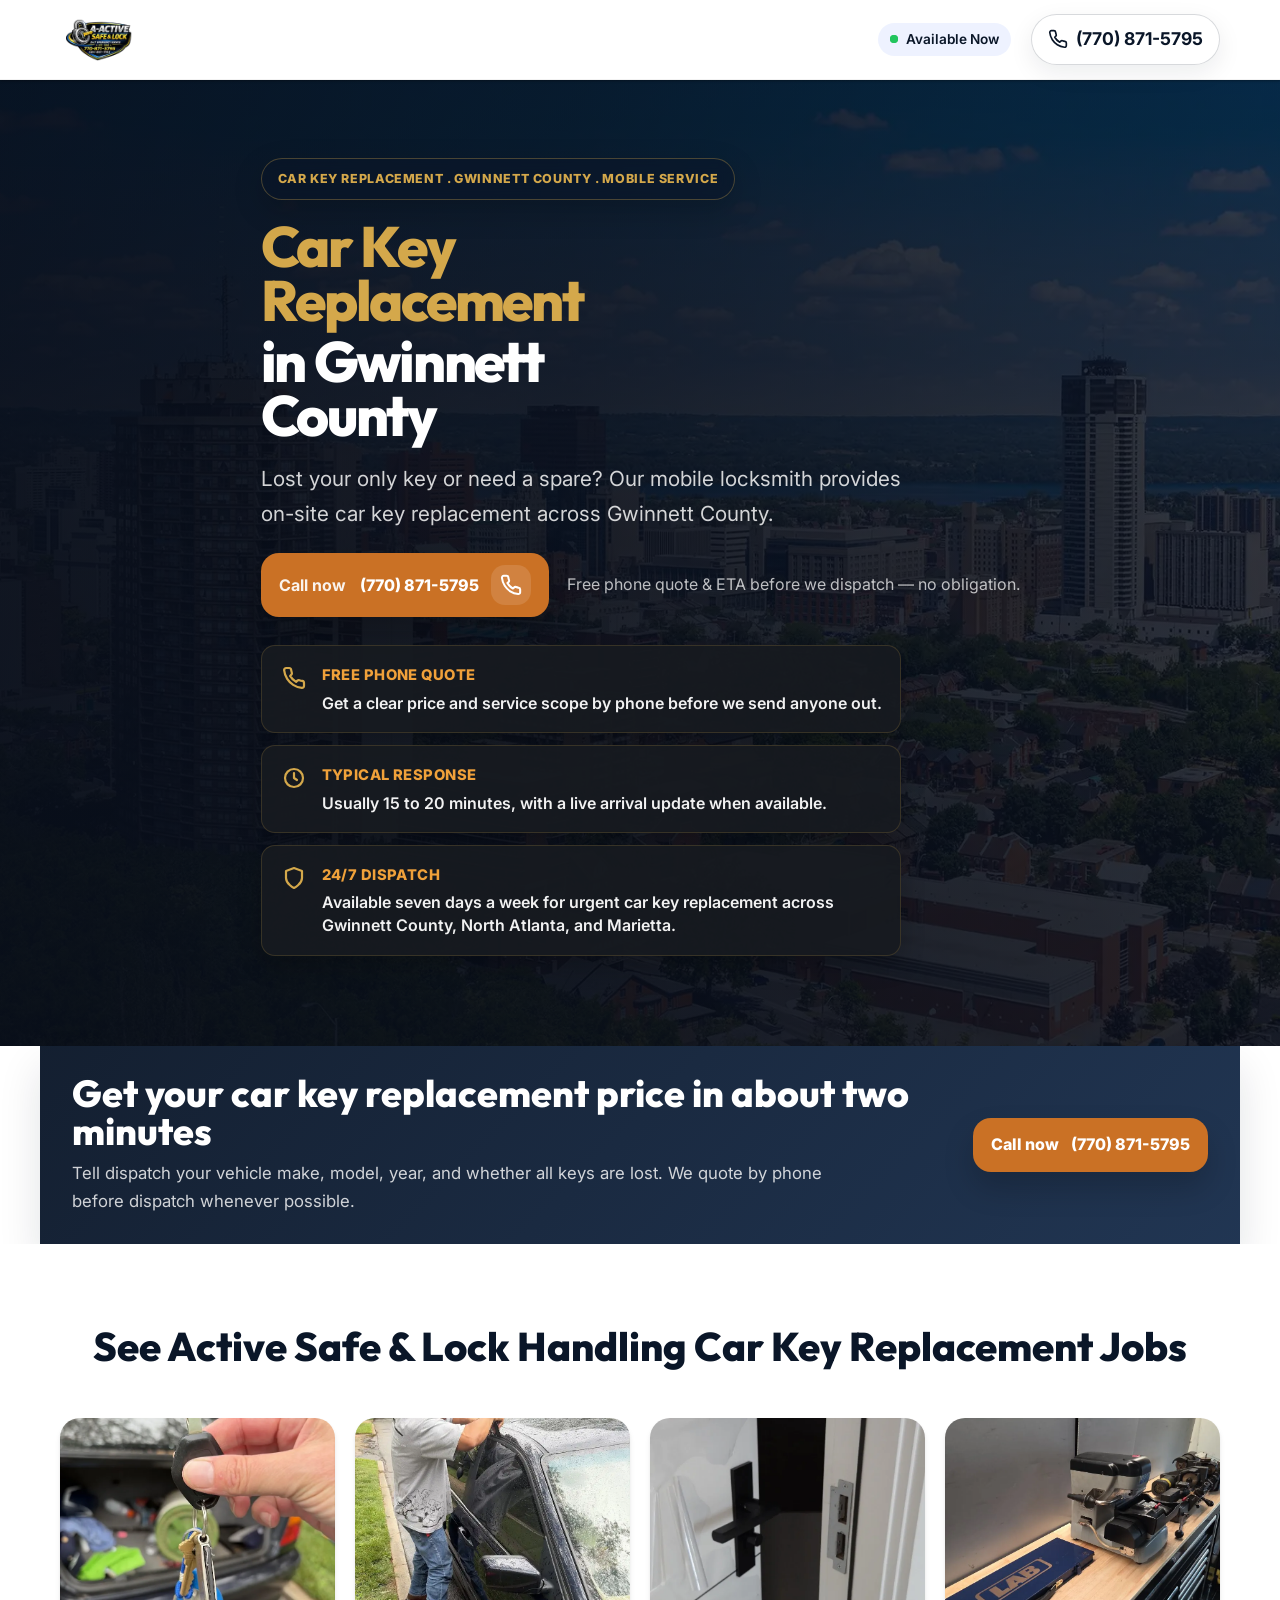
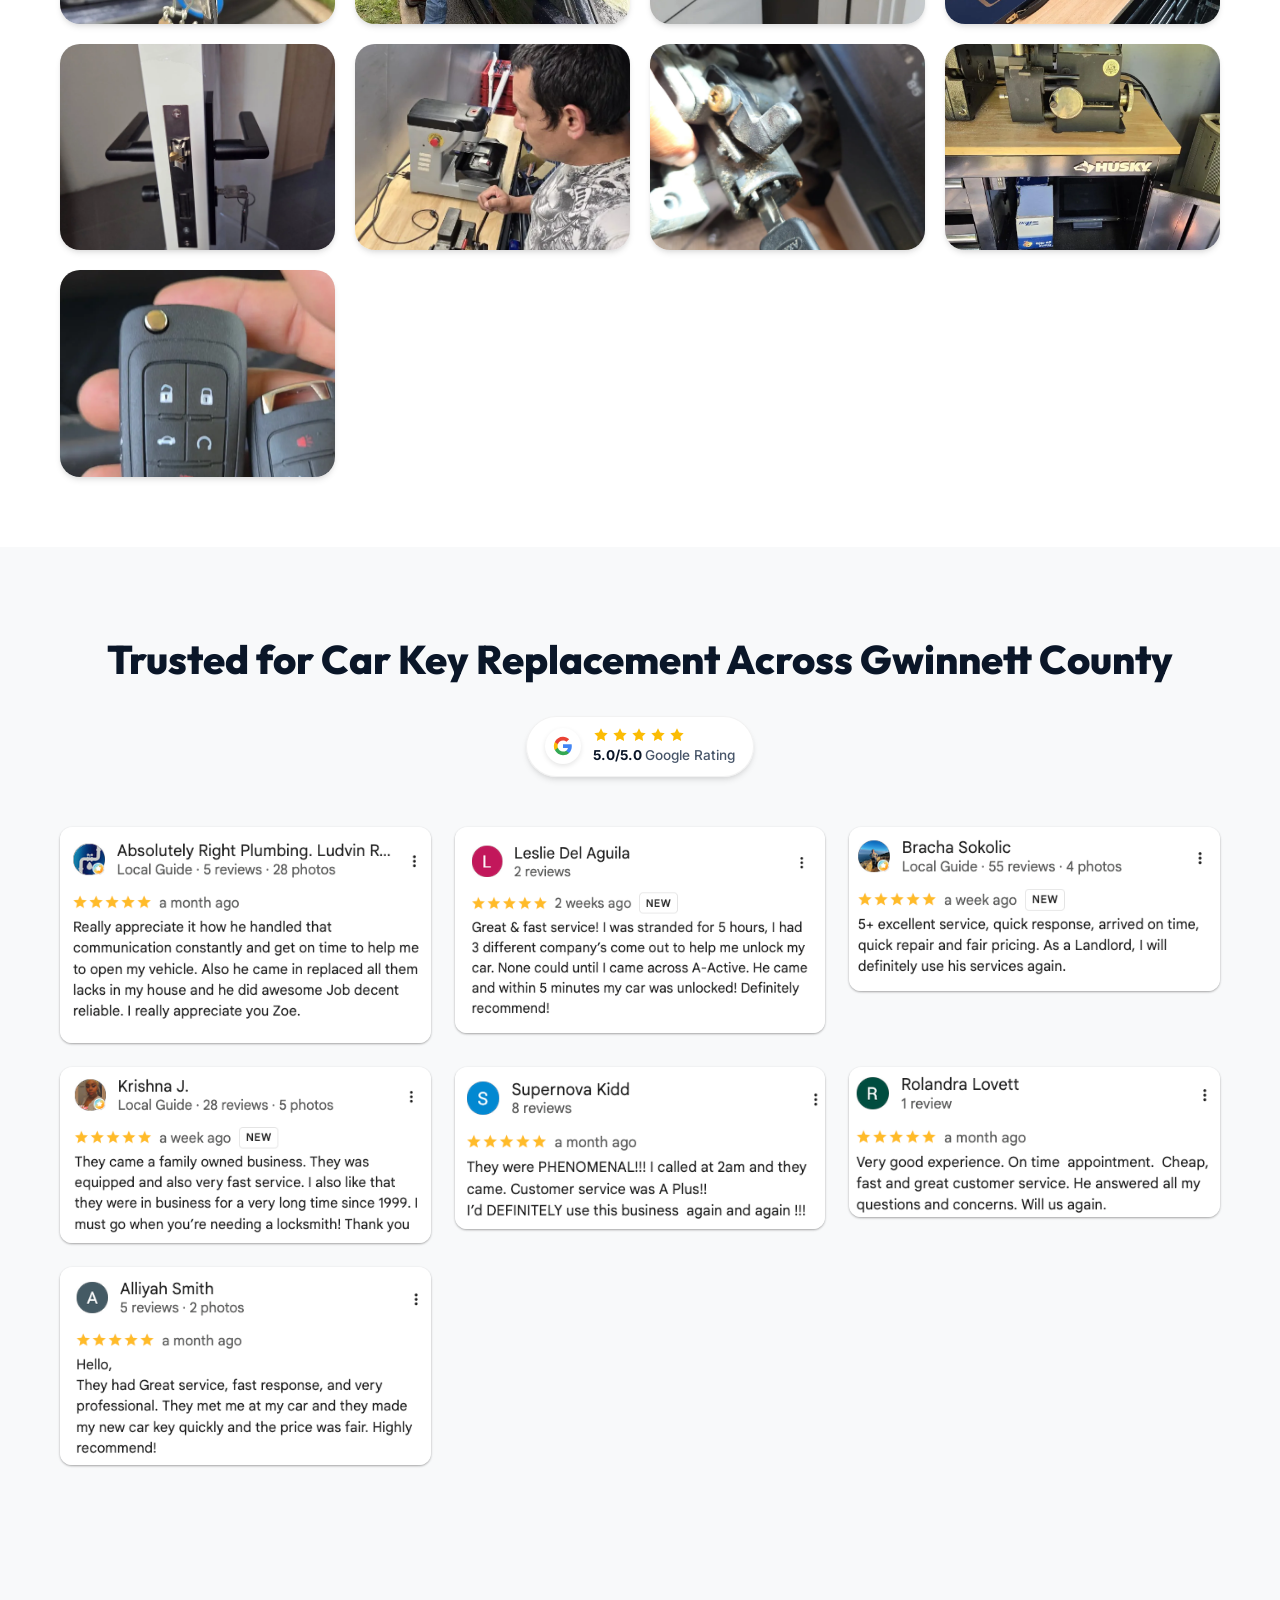
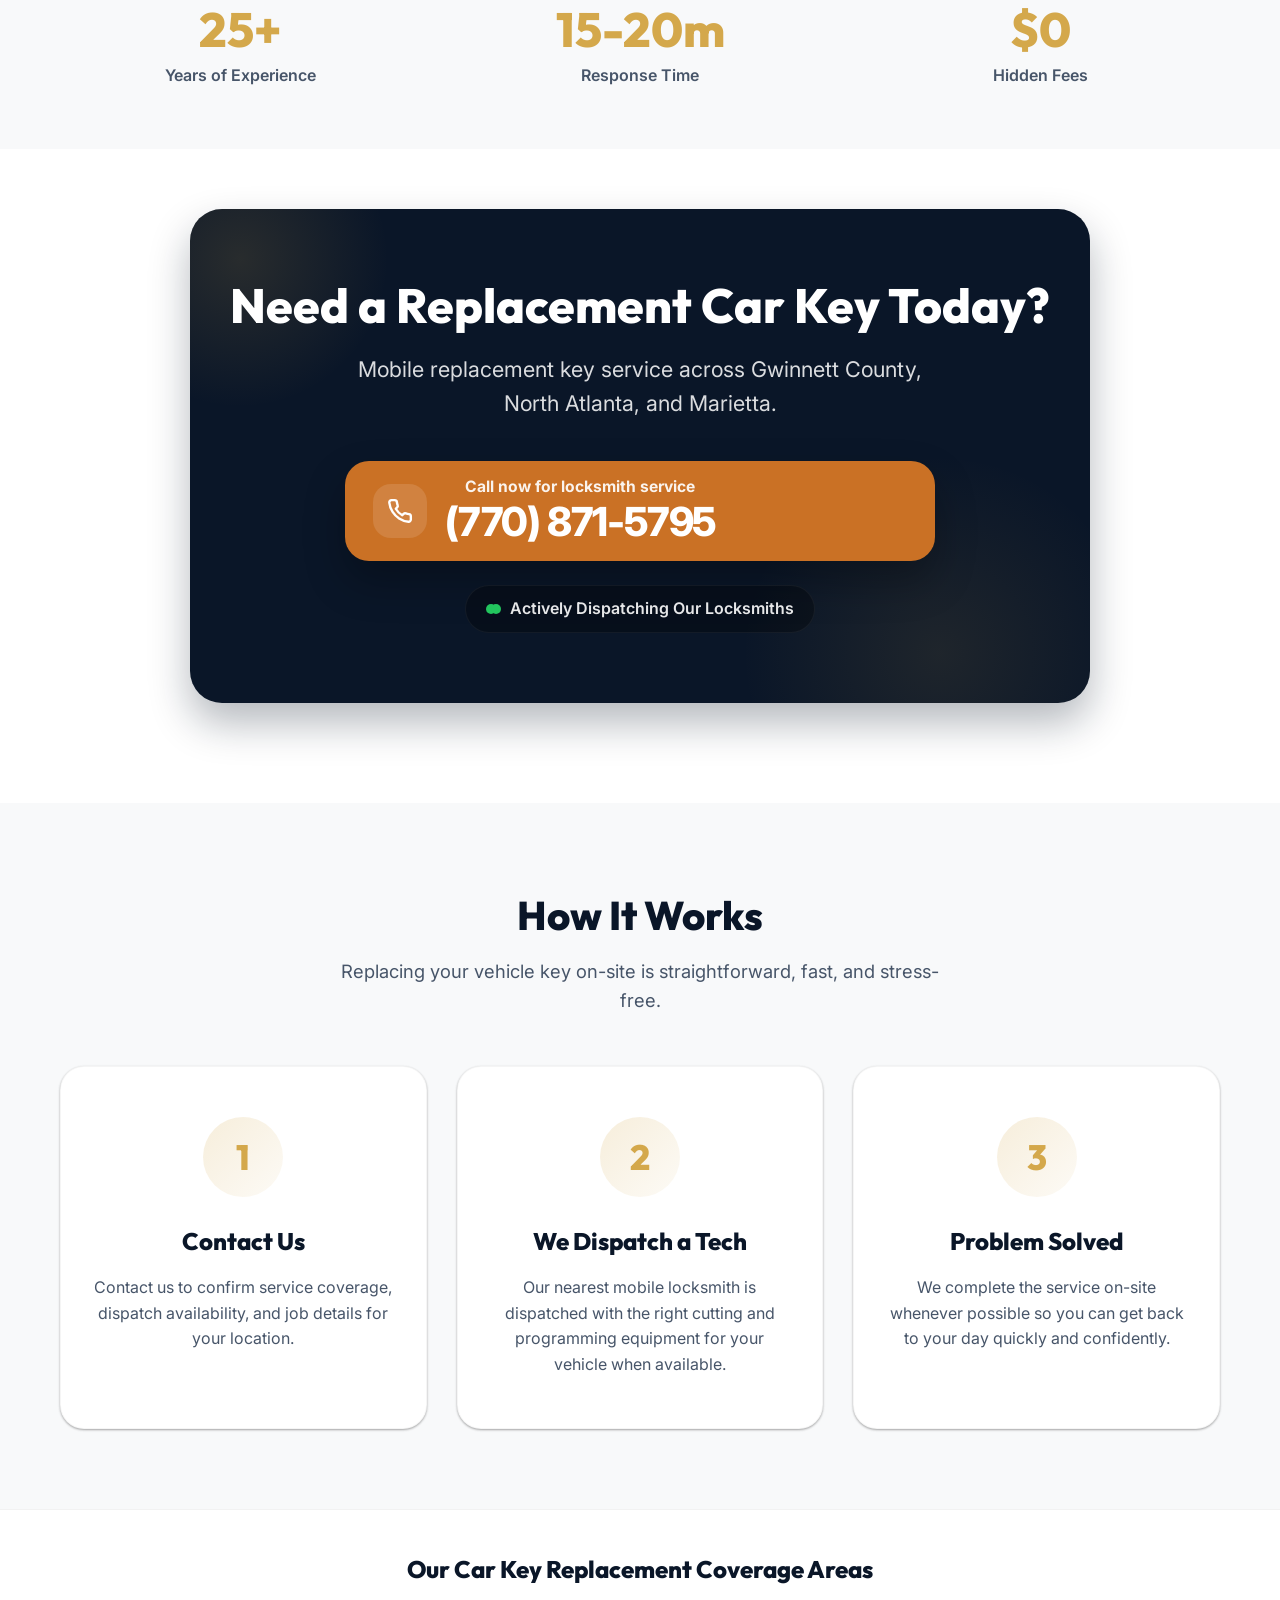
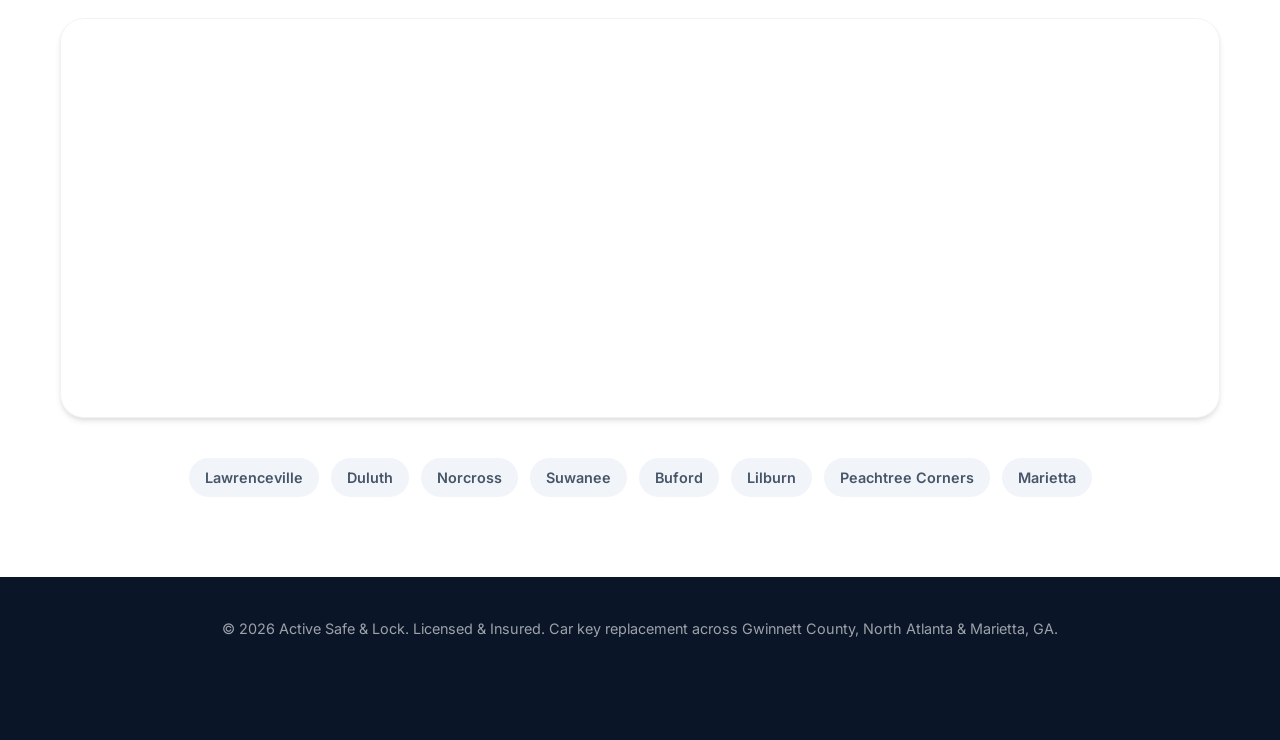
<file: car-key-replacement/index.html>
<!DOCTYPE html>
<html lang="en">

<head>
<meta charset="UTF-8">
    <meta name="viewport" content="width=device-width, initial-scale=1.0">
    <title>Car Key Replacement in Gwinnett County, GA | Active Safe & Lock</title>
    <meta name="description" content="Need car key replacement in Gwinnett County? Active Safe & Lock provides mobile replacement keys, cut and programmed on-site for many vehicles.">
    <link rel="stylesheet" href="../style.css">
    <link rel="preconnect" href="https://fonts.googleapis.com">
    <link rel="preconnect" href="https://fonts.gstatic.com" crossorigin>
    <link
        href="https://fonts.googleapis.com/css2?family=Inter:wght@400;500;600;700;800&family=Outfit:wght@400;600;700;800&display=swap"
        rel="stylesheet">
        <script type="application/ld+json">
{
  "@context": "https://schema.org",
  "@type": "Locksmith",
  "name": "Active Safe & Lock",
  "image": "activelocksmithlogo.webp",
  "@id": "",
  "url": "#",
  "telephone": "+17708715795",
  "priceRange": "$$",
  "areaServed": [
    "Gwinnett County, GA",
    "North Atlanta, GA",
    "Marietta, GA"
  ],
  "address": {
    "@type": "PostalAddress",
    "streetAddress": "Gwinnett County Service Area",
    "addressLocality": "Lawrenceville",
    "addressRegion": "GA",
    "addressCountry": "US"
  },
  "openingHoursSpecification": {
    "@type": "OpeningHoursSpecification",
    "dayOfWeek": [
      "Monday",
      "Tuesday",
      "Wednesday",
      "Thursday",
      "Friday",
      "Saturday",
      "Sunday"
    ],
    "opens": "00:00",
    "closes": "23:59"
  },
  "sameAs": []
}
    </script>
</head>

<body>
<!-- Sticky Header -->
    <header class="sticky-header">
        <div class="container header-content">
            <div class="logo">
                <img src="../activelocksmithlogo.webp" alt="Active Safe & Lock Logo" class="logo-img">
            </div>
            <div class="header-right">
                <div class="status-badge">
                    <span class="pulse-dot"></span>
                    Available Now
                </div>
                <a href="tel:+17708715795" class="phone-link">
                    <svg class="phone-icon" viewBox="0 0 24 24" fill="none" stroke="currentColor" stroke-width="2"
                        stroke-linecap="round" stroke-linejoin="round">
                        <path
                            d="M22 16.92v3a2 2 0 0 1-2.18 2 19.79 19.79 0 0 1-8.63-3.07 19.5 19.5 0 0 1-6-6 19.79 19.79 0 0 1-3.07-8.67A2 2 0 0 1 4.11 2h3a2 2 0 0 1 2 1.72 12.84 12.84 0 0 0 .7 2.81 2 2 0 0 1-.45 2.11L8.09 9.91a16 16 0 0 0 6 6l1.27-1.27a2 2 0 0 1 2.11-.45 12.84 12.84 0 0 0 2.81.7A2 2 0 0 1 22 16.92z">
                        </path>
                    </svg>
                    <span class="phone-link-desktop">(770) 871-5795</span>
                    <span class="phone-link-mobile">Call</span>
                </a>
            </div>
        </div>
    </header>

    <main>
        <!-- Hero Section -->
        <section class="hero-v2 landing-hero">
            <div class="hero-overlay"></div>
            <img src="../Hamilton-Ont-1.webp" alt="Car key replacement service area in Gwinnett County" class="hero-bg-img">
            <div class="container hero-container">
                <div class="hero-content">
                    <div class="landing-label">
                        Car Key Replacement . Gwinnett County . Mobile Service
                    </div>
                    <h1><span class="landing-highlight">Car Key Replacement</span><span class="landing-title-break">in Gwinnett County</span></h1>
                    <p class="landing-lead">Lost your only key or need a spare? Our mobile locksmith provides on-site car key replacement across Gwinnett County.</p>
                    <div class="landing-cta-group">
                        <a href="tel:+17708715795" class="landing-callout landing-callout-compact">
                            <span class="landing-callout-copy landing-callout-copy-inline">
                                <strong>Call now</strong>
                                <span>(770) 871-5795</span>
                            </span>
                            <span class="landing-callout-icon">
                                <svg class="ring-animation" width="22" height="22" viewBox="0 0 24 24" fill="none" stroke="currentColor" stroke-width="2.2" stroke-linecap="round" stroke-linejoin="round"><path d="M22 16.92v3a2 2 0 0 1-2.18 2 19.79 19.79 0 0 1-8.63-3.07 19.5 19.5 0 0 1-6-6 19.79 19.79 0 0 1-3.07-8.67A2 2 0 0 1 4.11 2h3a2 2 0 0 1 2 1.72 12.84 12.84 0 0 0 .7 2.81 2 2 0 0 1-.45 2.11L8.09 9.91a16 16 0 0 0 6 6l1.27-1.27a2 2 0 0 1 2.11-.45 12.84 12.84 0 0 0 2.81.7A2 2 0 0 1 22 16.92z"></path></svg>
                            </span>
                        </a>
                        <p class="landing-note">Free phone quote &amp; ETA before we dispatch — no obligation.</p>
                    </div>
                    <ul class="landing-points">
                        <li>
                            <span class="landing-check"><svg class="ring-animation" width="24" height="24" viewBox="0 0 24 24" fill="none" stroke="currentColor" stroke-width="2.2" stroke-linecap="round" stroke-linejoin="round"><path d="M22 16.92v3a2 2 0 0 1-2.18 2 19.79 19.79 0 0 1-8.63-3.07 19.5 19.5 0 0 1-6-6 19.79 19.79 0 0 1-3.07-8.67A2 2 0 0 1 4.11 2h3a2 2 0 0 1 2 1.72 12.84 12.84 0 0 0 .7 2.81 2 2 0 0 1-.45 2.11L8.09 9.91a16 16 0 0 0 6 6l1.27-1.27a2 2 0 0 1 2.11-.45 12.84 12.84 0 0 0 2.81.7A2 2 0 0 1 22 16.92z"></path></svg></span>
                            <span class="landing-point-copy">
                                <span class="landing-point-kicker">Free Phone Quote</span>
                                <strong>Get a clear price and service scope by phone before we send anyone out.</strong>
                            </span>
                        </li>
                        <li>
                            <span class="landing-check"><svg width="24" height="24" viewBox="0 0 24 24" fill="none" stroke="currentColor" stroke-width="2.2" stroke-linecap="round" stroke-linejoin="round"><circle cx="12" cy="12" r="9"></circle><path d="M12 7v5l3 2"></path></svg></span>
                            <span class="landing-point-copy">
                                <span class="landing-point-kicker">Typical Response</span>
                                <strong>Usually 15 to 20 minutes, with a live arrival update when available.</strong>
                            </span>
                        </li>
                        <li>
                            <span class="landing-check"><svg width="24" height="24" viewBox="0 0 24 24" fill="none" stroke="currentColor" stroke-width="2.2" stroke-linecap="round" stroke-linejoin="round"><path d="M12 22s8-4 8-10V5l-8-3-8 3v7c0 6 8 10 8 10z"></path></svg></span>
                            <span class="landing-point-copy">
                                <span class="landing-point-kicker">24/7 Dispatch</span>
                                <strong>Available seven days a week for urgent car key replacement across Gwinnett County, North Atlanta, and Marietta.</strong>
                            </span>
                        </li>
                    </ul>
                </div>
            </div>
        </section>

        <section class="quote-fast-section">
            <div class="container quote-fast-card">
                <div class="quote-fast-copy">
                    <h2>Get your car key replacement price in about two minutes</h2>
                    <p>Tell dispatch your vehicle make, model, year, and whether all keys are lost. We quote by phone before dispatch whenever possible.</p>
                </div>
                <a href="tel:+17708715795" class="quote-fast-button">
                    <span>Call now</span>
                    <span>(770) 871-5795</span>
                </a>
            </div>
        </section>

        <!-- Team Gallery Section (Replaced Trust Strip) -->
        <section class="team-gallery" style="background: var(--white); padding: 70px 0;">
            <div class="container">
                <div class="section-header" style="margin-bottom: 40px;">
                    <h2>See Active Safe & Lock Handling Car Key Replacement Jobs</h2>
                </div>
                <div class="team-grid">

                    <div class="team-item">
                        <img src="../active-team-1.webp" alt="Close-up of a completed car key replacement job" class="team-img" style="position: absolute; top: 0; left: 0; width: 100%; height: 100%; object-fit: cover; object-position: center;">
                    </div>
                    <div class="team-item">
                        <img src="../active-team-2.webp" alt="Locksmith opening a vehicle door on-site" class="team-img" style="position: absolute; top: 0; left: 0; width: 100%; height: 100%; object-fit: cover; object-position: center;">
                    </div>
                    <div class="team-item">
                        <img src="../active-team-3.webp" alt="Installed modern black door handle and lockset" class="team-img" style="position: absolute; top: 0; left: 0; width: 100%; height: 100%; object-fit: cover; object-position: center;">
                    </div>
                    <div class="team-item">
                        <img src="../active-gallery-4.webp" alt="Locksmith key cutting equipment set up inside the service van" class="team-img" style="position: absolute; top: 0; left: 0; width: 100%; height: 100%; object-fit: cover; object-position: center;">
                    </div>
                    <div class="team-item">
                        <img src="../active-gallery-5.webp" alt="Modern black door hardware and lock installation in progress" class="team-img" style="position: absolute; top: 0; left: 0; width: 100%; height: 100%; object-fit: cover; object-position: center;">
                    </div>
                    <div class="team-item">
                        <img src="../active-gallery-6.webp" alt="Active Safe and Lock technician working with key programming equipment" class="team-img" style="position: absolute; top: 0; left: 0; width: 100%; height: 100%; object-fit: cover; object-position: center;">
                    </div>
                    <div class="team-item">
                        <img src="../active-gallery-7.webp" alt="Close-up of an automotive lock cylinder being serviced" class="team-img" style="position: absolute; top: 0; left: 0; width: 100%; height: 100%; object-fit: cover; object-position: center;">
                    </div>
                    <div class="team-item">
                        <img src="../active-gallery-8.webp" alt="Specialized locksmith machine and workbench tools inside the van" class="team-img" style="position: absolute; top: 0; left: 0; width: 100%; height: 100%; object-fit: cover; object-position: center;">
                    </div>
                    <div class="team-item">
                        <img src="../active-gallery-9.webp" alt="Newly programmed car key fobs ready for handoff" class="team-img" style="position: absolute; top: 0; left: 0; width: 100%; height: 100%; object-fit: cover; object-position: center;">
                    </div>
                </div>
            </div>
        </section>

        <!-- Reviews Section -->
        <section id="reviews" class="reviews">
            <div class="container">
                <div class="section-header" style="display: flex; flex-direction: column; align-items: center;">
                    <h2>Trusted for Car Key Replacement Across Gwinnett County</h2>
                    <div style="display: inline-flex; align-items: center; gap: 12px; background: rgba(255, 255, 255, 0.95); padding: 10px 18px; border-radius: 50px; box-shadow: var(--shadow-md); border: 1px solid rgba(0,0,0,0.05); margin-top: 15px;">
                        <div style="width: 36px; height: 36px; background: #fff; border-radius: 50%; box-shadow: 0 2px 5px rgba(0,0,0,0.1); display: flex; align-items: center; justify-content: center; flex-shrink: 0;">
                            <svg width="20" height="20" viewBox="0 0 24 24">
                              <path fill="#4285F4" d="M22.56 12.25c0-.78-.07-1.53-.2-2.25H12v4.26h5.92c-.26 1.37-1.04 2.53-2.21 3.31v2.77h3.57c2.08-1.92 3.28-4.74 3.28-8.09z"/>
                              <path fill="#34A853" d="M12 23c2.97 0 5.46-.98 7.28-2.66l-3.57-2.77c-.98.66-2.23 1.06-3.71 1.06-2.86 0-5.29-1.93-6.16-4.53H2.18v2.84C3.99 20.53 7.7 23 12 23z"/>
                              <path fill="#FBBC05" d="M5.84 14.09c-.22-.66-.35-1.36-.35-2.09s.13-1.43.35-2.09V7.07H2.18C1.43 8.55 1 10.22 1 12s.43 3.45 1.18 4.93l2.85-2.22.81-.62z"/>
                              <path fill="#EA4335" d="M12 5.38c1.62 0 3.06.56 4.21 1.64l3.15-3.15C17.45 2.09 14.97 1 12 1 7.7 1 3.99 3.47 2.18 7.07l3.66 2.84c.87-2.6 3.3-4.53 6.16-4.53z"/>
                            </svg>
                        </div>
                        <div style="display: flex; flex-direction: column; align-items: flex-start; text-align: left;">
                            <div style="display: flex; gap: 3px; color: #FBBC04;">
                                <svg width="16" height="16" viewBox="0 0 24 24" fill="currentColor"><path d="M12 2L15.09 8.26L22 9.27L17 14.14L18.18 21.02L12 17.77L5.82 21.02L7 14.14L2 9.27L8.91 8.26L12 2Z"/></svg>
                                <svg width="16" height="16" viewBox="0 0 24 24" fill="currentColor"><path d="M12 2L15.09 8.26L22 9.27L17 14.14L18.18 21.02L12 17.77L5.82 21.02L7 14.14L2 9.27L8.91 8.26L12 2Z"/></svg>
                                <svg width="16" height="16" viewBox="0 0 24 24" fill="currentColor"><path d="M12 2L15.09 8.26L22 9.27L17 14.14L18.18 21.02L12 17.77L5.82 21.02L7 14.14L2 9.27L8.91 8.26L12 2Z"/></svg>
                                <svg width="16" height="16" viewBox="0 0 24 24" fill="currentColor"><path d="M12 2L15.09 8.26L22 9.27L17 14.14L18.18 21.02L12 17.77L5.82 21.02L7 14.14L2 9.27L8.91 8.26L12 2Z"/></svg>
                                <svg width="16" height="16" viewBox="0 0 24 24" fill="currentColor"><path d="M12 2L15.09 8.26L22 9.27L17 14.14L18.18 21.02L12 17.77L5.82 21.02L7 14.14L2 9.27L8.91 8.26L12 2Z"/></svg>
                            </div>
                            <span style="font-size: 0.85rem; font-weight: 700; color: var(--text-main); margin-top: 2px;">5.0/5.0 <span style="font-weight: 500; color: var(--text-light);">Google Rating</span></span>
                        </div>
                    </div>
                </div>
                
                <div style="display: grid; grid-template-columns: repeat(auto-fit, minmax(300px, 1fr)); gap: 24px;">
                    <img src="../review-gwinnett-1.png" alt="Google review from Ludvin R." style="width: 100%; height: auto; border-radius: 12px; box-shadow: var(--shadow-sm);">
                    <img src="../review-gwinnett-2.png" alt="Google review from Leslie Del Aguila" style="width: 100%; height: auto; border-radius: 12px; box-shadow: var(--shadow-sm);">
                    <img src="../review-gwinnett-3.png" alt="Google review from Bracha Sokolic" style="width: 100%; height: auto; border-radius: 12px; box-shadow: var(--shadow-sm);">
                    <img src="../review-gwinnett-4.png" alt="Google review from Krishna J." style="width: 100%; height: auto; border-radius: 12px; box-shadow: var(--shadow-sm);">
                    <img src="../review-gwinnett-5.png" alt="Google review from Supernova Kidd" style="width: 100%; height: auto; border-radius: 12px; box-shadow: var(--shadow-sm);">
                    <img src="../review-gwinnett-6.png" alt="Google review from Rolandra Lovett" style="width: 100%; height: auto; border-radius: 12px; box-shadow: var(--shadow-sm);">
                    <img src="../review-gwinnett-7.png" alt="Google review from Alliyah Smith" style="width: 100%; height: auto; border-radius: 12px; box-shadow: var(--shadow-sm);">
                </div>
            </div>
        </section>




        <!-- Stats Section -->
        <section class="stats">
            <div class="container grid-3">
                <div class="stat-item">
                    <div class="stat-value">25+</div>
                    <div class="stat-label">Years of Experience</div>
                </div>
                <div class="stat-item">
                    <div class="stat-value">15-20m</div>
                    <div class="stat-label">Response Time</div>
                </div>
                <div class="stat-item">
                    <div class="stat-value">$0</div>
                    <div class="stat-label">Hidden Fees</div>
                </div>
            </div>
        </section>

        <!-- Final CTA -->
        <section class="final-cta" style="padding: 60px 20px 100px;">
            <div class="container" style="background: var(--primary); border-radius: 32px; padding: 70px 30px; text-align: center; box-shadow: 0 20px 40px rgba(10, 22, 40, 0.3); position: relative; overflow: hidden; max-width: 900px; margin: 0 auto;">
                
                <div style="position: absolute; top: -100px; left: -100px; width: 300px; height: 300px; background: radial-gradient(circle, rgba(212, 168, 75, 0.15) 0%, transparent 70%); border-radius: 50%; pointer-events: none;"></div>
                <div style="position: absolute; bottom: -150px; right: -50px; width: 400px; height: 400px; background: radial-gradient(circle, rgba(212, 168, 75, 0.1) 0%, transparent 70%); border-radius: 50%; pointer-events: none;"></div>
                
                <h2 style="color: var(--white); position: relative; z-index: 2; line-height: 1.1;">Need a Replacement Car Key Today?</h2>
                <p style="color: rgba(255, 255, 255, 0.85); position: relative; z-index: 2; max-width: 600px; margin: 0 auto 40px auto; font-size: 1.35rem;">Mobile replacement key service across Gwinnett County, North Atlanta, and Marietta.</p>
                
                <div style="position: relative; z-index: 2; display: flex; flex-direction: column; align-items: center; gap: 24px;">
                    <a href="tel:+17708715795" class="landing-final-cta-button">
                        <span class="landing-callout-icon">
                            <svg class="ring-animation" width="26" height="26" viewBox="0 0 24 24" fill="none" stroke="currentColor" stroke-width="2.2" stroke-linecap="round" stroke-linejoin="round"><path d="M22 16.92v3a2 2 0 0 1-2.18 2 19.79 19.79 0 0 1-8.63-3.07 19.5 19.5 0 0 1-6-6 19.79 19.79 0 0 1-3.07-8.67A2 2 0 0 1 4.11 2h3a2 2 0 0 1 2 1.72 12.84 12.84 0 0 0 .7 2.81 2 2 0 0 1-.45 2.11L8.09 9.91a16 16 0 0 0 6 6l1.27-1.27a2 2 0 0 1 2.11-.45 12.84 12.84 0 0 0 2.81.7A2 2 0 0 1 22 16.92z"></path></svg>
                        </span>
                        <span class="landing-callout-copy">
                            <strong>Call now for locksmith service</strong>
                            <span>(770) 871-5795</span>
                        </span>
                    </a>
                    
                    <div style="display: flex; align-items: center; gap: 10px; background: rgba(0, 0, 0, 0.3); padding: 10px 20px; border-radius: 50px; border: 1px solid rgba(255,255,255,0.05);">
                        <span class="pulse-dot" style="width: 10px; height: 10px; margin-right: 4px;"></span>
                        <span style="font-size: 1rem; font-weight: 600; color: rgba(255, 255, 255, 0.9);">Actively Dispatching Our Locksmiths</span>
                    </div>
                </div>
            </div>
        </section>

        <!-- Our Process Section -->
        <section class="process landing-process">
            <div class="container">
                <div class="section-header landing-process-header">
                    <h2 class="landing-process-title">How It Works</h2>
                    <p class="landing-process-subtitle">Replacing your vehicle key on-site is straightforward, fast, and stress-free.</p>
                </div>
                
                <div class="landing-process-grid">
                    <div class="landing-process-card">
                        <div class="landing-process-step">1</div>
                        <h3>Contact Us</h3>
                        <p>Contact us to confirm service coverage, dispatch availability, and job details for your location.</p>
                    </div>

                    <div class="landing-process-card">
                        <div class="landing-process-step">2</div>
                        <h3>We Dispatch a Tech</h3>
                        <p>Our nearest mobile locksmith is dispatched with the right cutting and programming equipment for your vehicle when available.</p>
                    </div>

                    <div class="landing-process-card">
                        <div class="landing-process-step">3</div>
                        <h3>Problem Solved</h3>
                        <p>We complete the service on-site whenever possible so you can get back to your day quickly and confidently.</p>
                    </div>
                </div>
            </div>
        </section>

        <!-- Service Area Tags -->
                <section id="service-areas" class="service-areas">
            <div class="container">
                <h3>Our Car Key Replacement Coverage Areas</h3>
                <div class="map-container">
                    <iframe
                        src="https://www.google.com/maps?q=Gwinnett+County,+GA&output=embed"
                        width="400" height="300" style="border:0;"
                        allowfullscreen="" loading="lazy" referrerpolicy="no-referrer-when-downgrade">
                    </iframe>
                </div>
                <div class="tags">
                    <span class="tag">Lawrenceville</span>
                    <span class="tag">Duluth</span>
                    <span class="tag">Norcross</span>
                    <span class="tag">Suwanee</span>
                    <span class="tag">Buford</span>
                    <span class="tag">Lilburn</span>
                    <span class="tag">Peachtree Corners</span>
                    <span class="tag">Marietta</span>
                </div>
            </div>
        </section>
    </main>

        <footer>
        <div class="container">
            <p>&copy; 2026 Active Safe & Lock. Licensed & Insured. Car key replacement across Gwinnett County, North Atlanta & Marietta, GA.</p>
        </div>
    </footer>

    <!-- Mobile Sticky CTA Bar -->
    <div class="mobile-cta-bar">
        <a href="tel:+17708715795" class="btn btn-primary btn-full">
            <svg class="phone-icon ring-animation" viewBox="0 0 24 24" fill="none" stroke="currentColor"
                stroke-width="2" stroke-linecap="round" stroke-linejoin="round">
                <path
                    d="M22 16.92v3a2 2 0 0 1-2.18 2 19.79 19.79 0 0 1-8.63-3.07 19.5 19.5 0 0 1-6-6 19.79 19.79 0 0 1-3.07-8.67A2 2 0 0 1 4.11 2h3a2 2 0 0 1 2 1.72 12.84 12.84 0 0 0 .7 2.81 2 2 0 0 1-.45 2.11L8.09 9.91a16 16 0 0 0 6 6l1.27-1.27a2 2 0 0 1 2.11-.45 12.84 12.84 0 0 0 2.81.7A2 2 0 0 1 22 16.92z">
                </path>
            </svg>
            Call (770) 871-5795
        </a>
    </div>

</body>

</html>
</file>
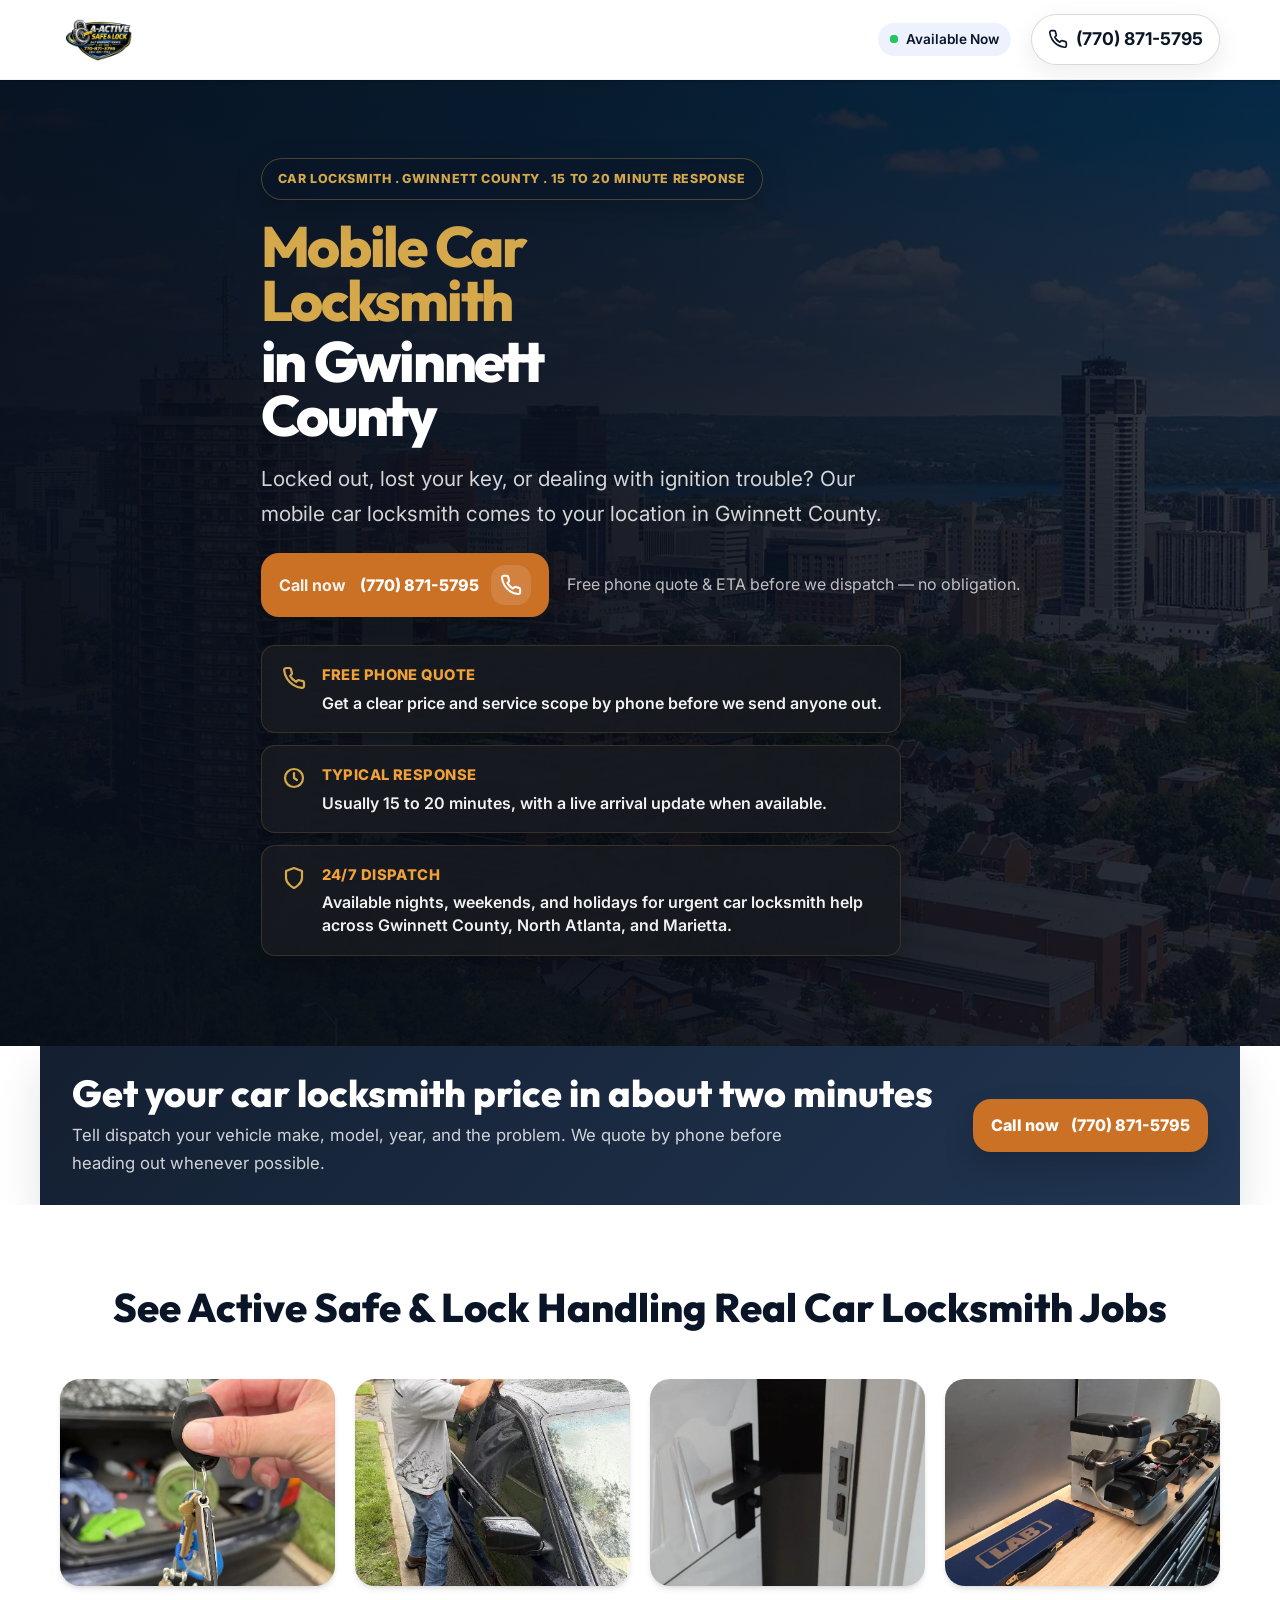
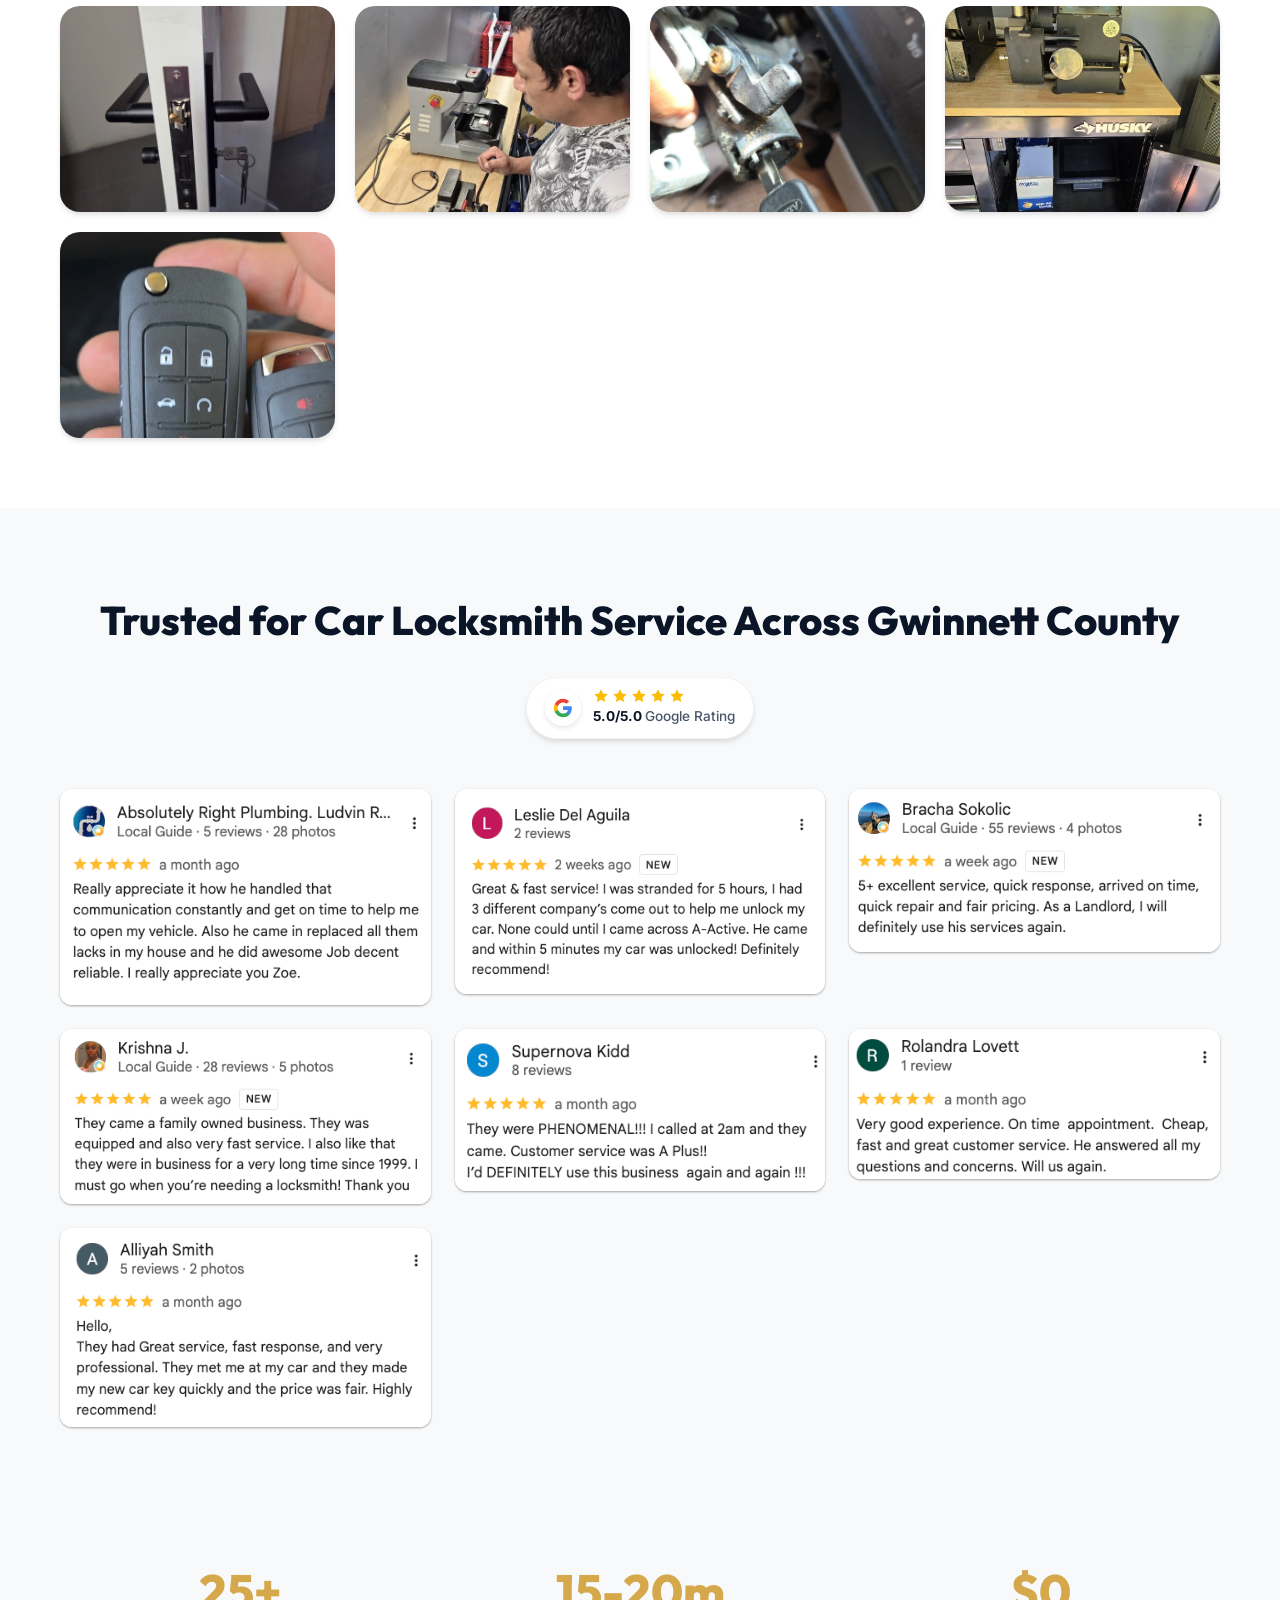
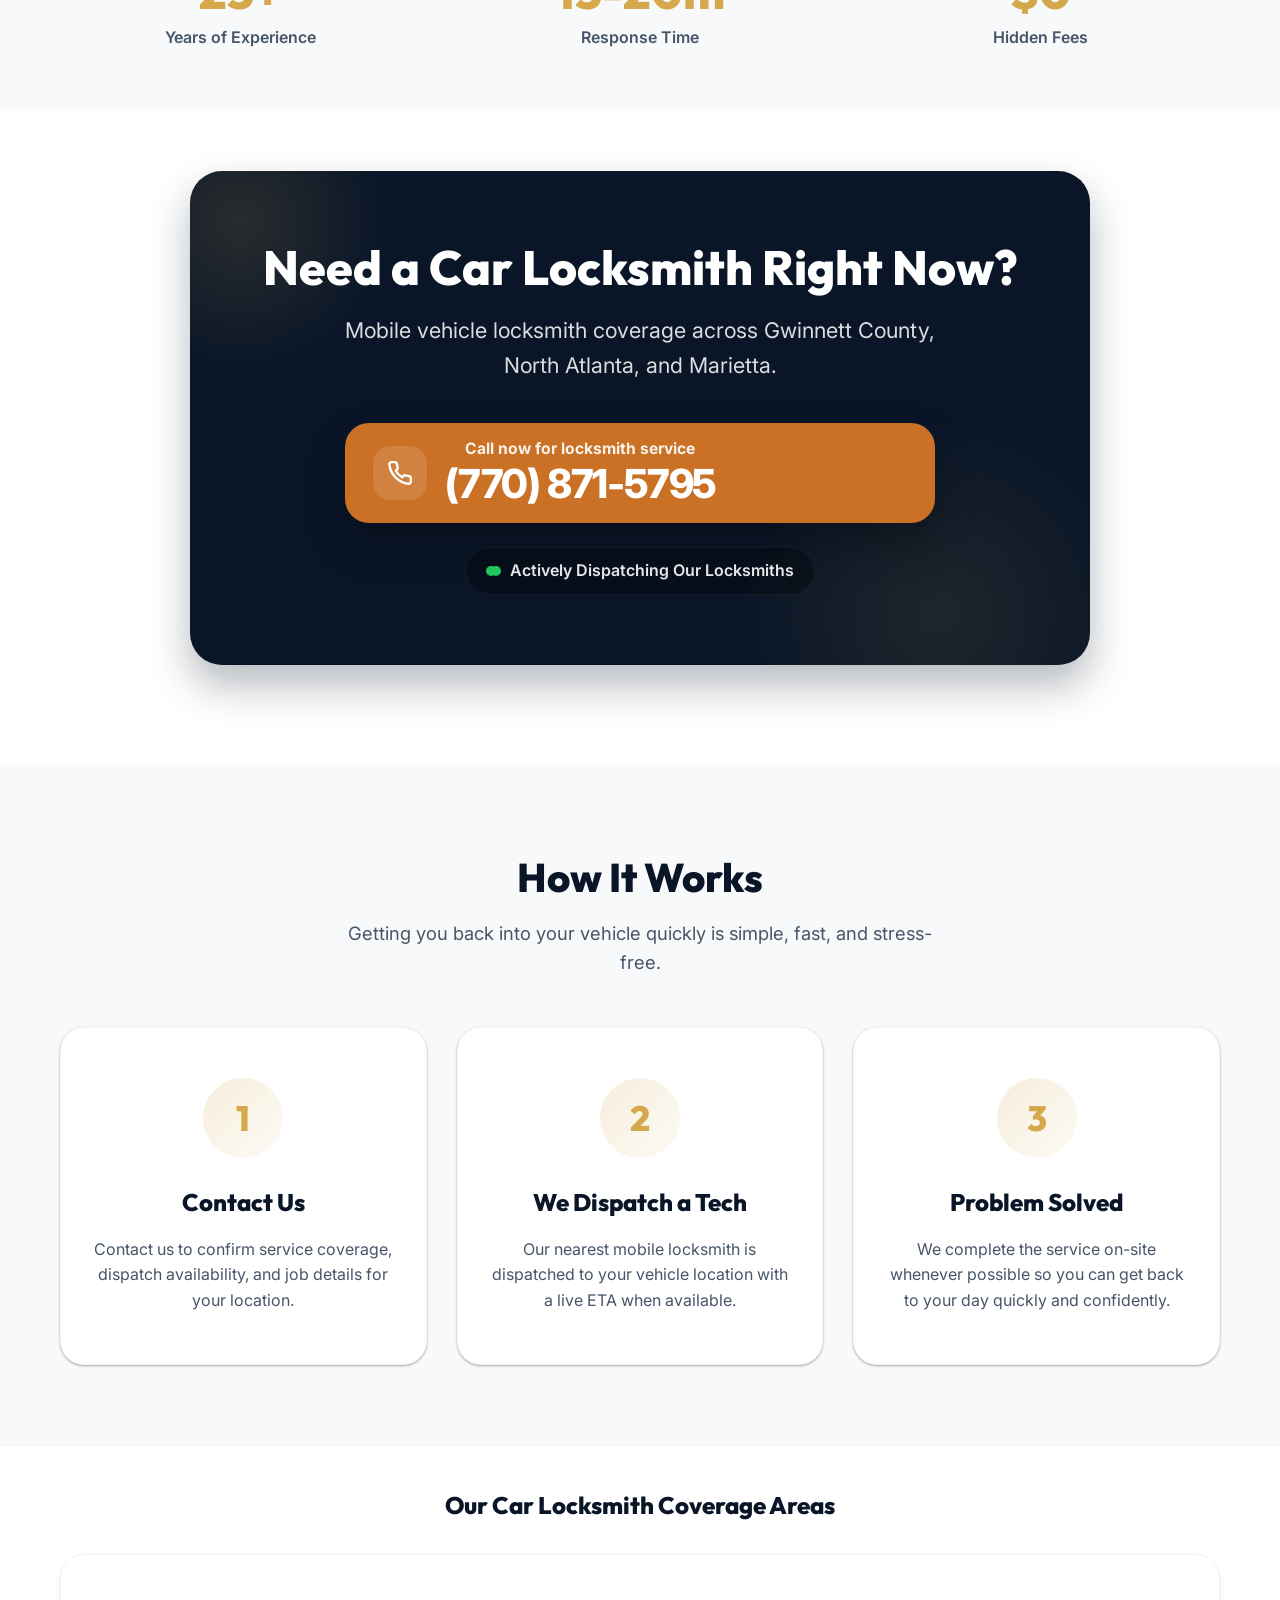
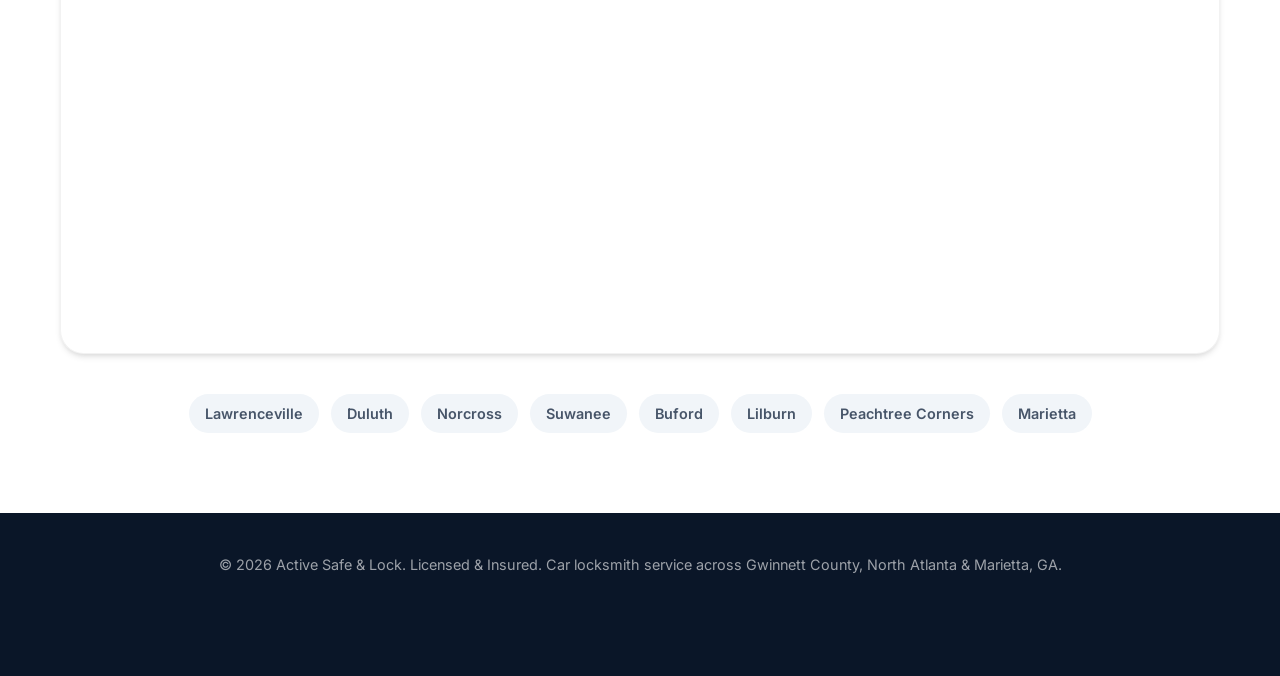
<file: car-locksmith/index.html>
<!DOCTYPE html>
<html lang="en">

<head>
<meta charset="UTF-8">
    <meta name="viewport" content="width=device-width, initial-scale=1.0">
    <title>24/7 Car Locksmith in Gwinnett County, GA | Active Safe & Lock</title>
    <meta name="description" content="Need a car locksmith in Gwinnett County? Active Safe & Lock provides mobile help for car lockouts, lost keys, ignition issues, and on-site vehicle locksmith service.">
    <link rel="stylesheet" href="../style.css">
    <link rel="preconnect" href="https://fonts.googleapis.com">
    <link rel="preconnect" href="https://fonts.gstatic.com" crossorigin>
    <link
        href="https://fonts.googleapis.com/css2?family=Inter:wght@400;500;600;700;800&family=Outfit:wght@400;600;700;800&display=swap"
        rel="stylesheet">
        <script type="application/ld+json">
{
  "@context": "https://schema.org",
  "@type": "Locksmith",
  "name": "Active Safe & Lock",
  "image": "activelocksmithlogo.webp",
  "@id": "",
  "url": "#",
  "telephone": "+17708715795",
  "priceRange": "$$",
  "areaServed": [
    "Gwinnett County, GA",
    "North Atlanta, GA",
    "Marietta, GA"
  ],
  "address": {
    "@type": "PostalAddress",
    "streetAddress": "Gwinnett County Service Area",
    "addressLocality": "Lawrenceville",
    "addressRegion": "GA",
    "addressCountry": "US"
  },
  "openingHoursSpecification": {
    "@type": "OpeningHoursSpecification",
    "dayOfWeek": [
      "Monday",
      "Tuesday",
      "Wednesday",
      "Thursday",
      "Friday",
      "Saturday",
      "Sunday"
    ],
    "opens": "00:00",
    "closes": "23:59"
  },
  "sameAs": []
}
    </script>
</head>

<body>
<!-- Sticky Header -->
    <header class="sticky-header">
        <div class="container header-content">
            <div class="logo">
                <img src="../activelocksmithlogo.webp" alt="Active Safe & Lock Logo" class="logo-img">
            </div>
            <div class="header-right">
                <div class="status-badge">
                    <span class="pulse-dot"></span>
                    Available Now
                </div>
                <a href="tel:+17708715795" class="phone-link">
                    <svg class="phone-icon" viewBox="0 0 24 24" fill="none" stroke="currentColor" stroke-width="2"
                        stroke-linecap="round" stroke-linejoin="round">
                        <path
                            d="M22 16.92v3a2 2 0 0 1-2.18 2 19.79 19.79 0 0 1-8.63-3.07 19.5 19.5 0 0 1-6-6 19.79 19.79 0 0 1-3.07-8.67A2 2 0 0 1 4.11 2h3a2 2 0 0 1 2 1.72 12.84 12.84 0 0 0 .7 2.81 2 2 0 0 1-.45 2.11L8.09 9.91a16 16 0 0 0 6 6l1.27-1.27a2 2 0 0 1 2.11-.45 12.84 12.84 0 0 0 2.81.7A2 2 0 0 1 22 16.92z">
                        </path>
                    </svg>
                    <span class="phone-link-desktop">(770) 871-5795</span>
                    <span class="phone-link-mobile">Call</span>
                </a>
            </div>
        </div>
    </header>

    <main>
        <!-- Hero Section -->
        <section class="hero-v2 landing-hero">
            <div class="hero-overlay"></div>
            <img src="../Hamilton-Ont-1.webp" alt="Car locksmith service area in Gwinnett County" class="hero-bg-img">
            <div class="container hero-container">
                <div class="hero-content">
                    <div class="landing-label">
                        Car Locksmith . Gwinnett County . 15 to 20 Minute Response
                    </div>
                    <h1><span class="landing-highlight">Mobile Car Locksmith</span><span class="landing-title-break">in Gwinnett County</span></h1>
                    <p class="landing-lead">Locked out, lost your key, or dealing with ignition trouble? Our mobile car locksmith comes to your location in Gwinnett County.</p>
                    <div class="landing-cta-group">
                        <a href="tel:+17708715795" class="landing-callout landing-callout-compact">
                            <span class="landing-callout-copy landing-callout-copy-inline">
                                <strong>Call now</strong>
                                <span>(770) 871-5795</span>
                            </span>
                            <span class="landing-callout-icon">
                                <svg class="ring-animation" width="22" height="22" viewBox="0 0 24 24" fill="none" stroke="currentColor" stroke-width="2.2" stroke-linecap="round" stroke-linejoin="round"><path d="M22 16.92v3a2 2 0 0 1-2.18 2 19.79 19.79 0 0 1-8.63-3.07 19.5 19.5 0 0 1-6-6 19.79 19.79 0 0 1-3.07-8.67A2 2 0 0 1 4.11 2h3a2 2 0 0 1 2 1.72 12.84 12.84 0 0 0 .7 2.81 2 2 0 0 1-.45 2.11L8.09 9.91a16 16 0 0 0 6 6l1.27-1.27a2 2 0 0 1 2.11-.45 12.84 12.84 0 0 0 2.81.7A2 2 0 0 1 22 16.92z"></path></svg>
                            </span>
                        </a>
                        <p class="landing-note">Free phone quote &amp; ETA before we dispatch — no obligation.</p>
                    </div>
                    <ul class="landing-points">
                        <li>
                            <span class="landing-check"><svg class="ring-animation" width="24" height="24" viewBox="0 0 24 24" fill="none" stroke="currentColor" stroke-width="2.2" stroke-linecap="round" stroke-linejoin="round"><path d="M22 16.92v3a2 2 0 0 1-2.18 2 19.79 19.79 0 0 1-8.63-3.07 19.5 19.5 0 0 1-6-6 19.79 19.79 0 0 1-3.07-8.67A2 2 0 0 1 4.11 2h3a2 2 0 0 1 2 1.72 12.84 12.84 0 0 0 .7 2.81 2 2 0 0 1-.45 2.11L8.09 9.91a16 16 0 0 0 6 6l1.27-1.27a2 2 0 0 1 2.11-.45 12.84 12.84 0 0 0 2.81.7A2 2 0 0 1 22 16.92z"></path></svg></span>
                            <span class="landing-point-copy">
                                <span class="landing-point-kicker">Free Phone Quote</span>
                                <strong>Get a clear price and service scope by phone before we send anyone out.</strong>
                            </span>
                        </li>
                        <li>
                            <span class="landing-check"><svg width="24" height="24" viewBox="0 0 24 24" fill="none" stroke="currentColor" stroke-width="2.2" stroke-linecap="round" stroke-linejoin="round"><circle cx="12" cy="12" r="9"></circle><path d="M12 7v5l3 2"></path></svg></span>
                            <span class="landing-point-copy">
                                <span class="landing-point-kicker">Typical Response</span>
                                <strong>Usually 15 to 20 minutes, with a live arrival update when available.</strong>
                            </span>
                        </li>
                        <li>
                            <span class="landing-check"><svg width="24" height="24" viewBox="0 0 24 24" fill="none" stroke="currentColor" stroke-width="2.2" stroke-linecap="round" stroke-linejoin="round"><path d="M12 22s8-4 8-10V5l-8-3-8 3v7c0 6 8 10 8 10z"></path></svg></span>
                            <span class="landing-point-copy">
                                <span class="landing-point-kicker">24/7 Dispatch</span>
                                <strong>Available nights, weekends, and holidays for urgent car locksmith help across Gwinnett County, North Atlanta, and Marietta.</strong>
                            </span>
                        </li>
                    </ul>
                </div>
            </div>
        </section>

        <section class="quote-fast-section">
            <div class="container quote-fast-card">
                <div class="quote-fast-copy">
                    <h2>Get your car locksmith price in about two minutes</h2>
                    <p>Tell dispatch your vehicle make, model, year, and the problem. We quote by phone before heading out whenever possible.</p>
                </div>
                <a href="tel:+17708715795" class="quote-fast-button">
                    <span>Call now</span>
                    <span>(770) 871-5795</span>
                </a>
            </div>
        </section>

        <!-- Team Gallery Section (Replaced Trust Strip) -->
        <section class="team-gallery" style="background: var(--white); padding: 70px 0;">
            <div class="container">
                <div class="section-header" style="margin-bottom: 40px;">
                    <h2>See Active Safe & Lock Handling Real Car Locksmith Jobs</h2>
                </div>
                <div class="team-grid">

                    <div class="team-item">
                        <img src="../active-team-1.webp" alt="Close-up of a completed car key replacement job" class="team-img" style="position: absolute; top: 0; left: 0; width: 100%; height: 100%; object-fit: cover; object-position: center;">
                    </div>
                    <div class="team-item">
                        <img src="../active-team-2.webp" alt="Locksmith opening a vehicle door on-site" class="team-img" style="position: absolute; top: 0; left: 0; width: 100%; height: 100%; object-fit: cover; object-position: center;">
                    </div>
                    <div class="team-item">
                        <img src="../active-team-3.webp" alt="Installed modern black door handle and lockset" class="team-img" style="position: absolute; top: 0; left: 0; width: 100%; height: 100%; object-fit: cover; object-position: center;">
                    </div>
                    <div class="team-item">
                        <img src="../active-gallery-4.webp" alt="Locksmith key cutting equipment set up inside the service van" class="team-img" style="position: absolute; top: 0; left: 0; width: 100%; height: 100%; object-fit: cover; object-position: center;">
                    </div>
                    <div class="team-item">
                        <img src="../active-gallery-5.webp" alt="Modern black door hardware and lock installation in progress" class="team-img" style="position: absolute; top: 0; left: 0; width: 100%; height: 100%; object-fit: cover; object-position: center;">
                    </div>
                    <div class="team-item">
                        <img src="../active-gallery-6.webp" alt="Active Safe and Lock technician working with key programming equipment" class="team-img" style="position: absolute; top: 0; left: 0; width: 100%; height: 100%; object-fit: cover; object-position: center;">
                    </div>
                    <div class="team-item">
                        <img src="../active-gallery-7.webp" alt="Close-up of an automotive lock cylinder being serviced" class="team-img" style="position: absolute; top: 0; left: 0; width: 100%; height: 100%; object-fit: cover; object-position: center;">
                    </div>
                    <div class="team-item">
                        <img src="../active-gallery-8.webp" alt="Specialized locksmith machine and workbench tools inside the van" class="team-img" style="position: absolute; top: 0; left: 0; width: 100%; height: 100%; object-fit: cover; object-position: center;">
                    </div>
                    <div class="team-item">
                        <img src="../active-gallery-9.webp" alt="Newly programmed car key fobs ready for handoff" class="team-img" style="position: absolute; top: 0; left: 0; width: 100%; height: 100%; object-fit: cover; object-position: center;">
                    </div>
                </div>
            </div>
        </section>

        <!-- Reviews Section -->
        <section id="reviews" class="reviews">
            <div class="container">
                <div class="section-header" style="display: flex; flex-direction: column; align-items: center;">
                    <h2>Trusted for Car Locksmith Service Across Gwinnett County</h2>
                    <div style="display: inline-flex; align-items: center; gap: 12px; background: rgba(255, 255, 255, 0.95); padding: 10px 18px; border-radius: 50px; box-shadow: var(--shadow-md); border: 1px solid rgba(0,0,0,0.05); margin-top: 15px;">
                        <div style="width: 36px; height: 36px; background: #fff; border-radius: 50%; box-shadow: 0 2px 5px rgba(0,0,0,0.1); display: flex; align-items: center; justify-content: center; flex-shrink: 0;">
                            <svg width="20" height="20" viewBox="0 0 24 24">
                              <path fill="#4285F4" d="M22.56 12.25c0-.78-.07-1.53-.2-2.25H12v4.26h5.92c-.26 1.37-1.04 2.53-2.21 3.31v2.77h3.57c2.08-1.92 3.28-4.74 3.28-8.09z"/>
                              <path fill="#34A853" d="M12 23c2.97 0 5.46-.98 7.28-2.66l-3.57-2.77c-.98.66-2.23 1.06-3.71 1.06-2.86 0-5.29-1.93-6.16-4.53H2.18v2.84C3.99 20.53 7.7 23 12 23z"/>
                              <path fill="#FBBC05" d="M5.84 14.09c-.22-.66-.35-1.36-.35-2.09s.13-1.43.35-2.09V7.07H2.18C1.43 8.55 1 10.22 1 12s.43 3.45 1.18 4.93l2.85-2.22.81-.62z"/>
                              <path fill="#EA4335" d="M12 5.38c1.62 0 3.06.56 4.21 1.64l3.15-3.15C17.45 2.09 14.97 1 12 1 7.7 1 3.99 3.47 2.18 7.07l3.66 2.84c.87-2.6 3.3-4.53 6.16-4.53z"/>
                            </svg>
                        </div>
                        <div style="display: flex; flex-direction: column; align-items: flex-start; text-align: left;">
                            <div style="display: flex; gap: 3px; color: #FBBC04;">
                                <svg width="16" height="16" viewBox="0 0 24 24" fill="currentColor"><path d="M12 2L15.09 8.26L22 9.27L17 14.14L18.18 21.02L12 17.77L5.82 21.02L7 14.14L2 9.27L8.91 8.26L12 2Z"/></svg>
                                <svg width="16" height="16" viewBox="0 0 24 24" fill="currentColor"><path d="M12 2L15.09 8.26L22 9.27L17 14.14L18.18 21.02L12 17.77L5.82 21.02L7 14.14L2 9.27L8.91 8.26L12 2Z"/></svg>
                                <svg width="16" height="16" viewBox="0 0 24 24" fill="currentColor"><path d="M12 2L15.09 8.26L22 9.27L17 14.14L18.18 21.02L12 17.77L5.82 21.02L7 14.14L2 9.27L8.91 8.26L12 2Z"/></svg>
                                <svg width="16" height="16" viewBox="0 0 24 24" fill="currentColor"><path d="M12 2L15.09 8.26L22 9.27L17 14.14L18.18 21.02L12 17.77L5.82 21.02L7 14.14L2 9.27L8.91 8.26L12 2Z"/></svg>
                                <svg width="16" height="16" viewBox="0 0 24 24" fill="currentColor"><path d="M12 2L15.09 8.26L22 9.27L17 14.14L18.18 21.02L12 17.77L5.82 21.02L7 14.14L2 9.27L8.91 8.26L12 2Z"/></svg>
                            </div>
                            <span style="font-size: 0.85rem; font-weight: 700; color: var(--text-main); margin-top: 2px;">5.0/5.0 <span style="font-weight: 500; color: var(--text-light);">Google Rating</span></span>
                        </div>
                    </div>
                </div>
                
                <div style="display: grid; grid-template-columns: repeat(auto-fit, minmax(300px, 1fr)); gap: 24px;">
                    <img src="../review-gwinnett-1.png" alt="Google review from Ludvin R." style="width: 100%; height: auto; border-radius: 12px; box-shadow: var(--shadow-sm);">
                    <img src="../review-gwinnett-2.png" alt="Google review from Leslie Del Aguila" style="width: 100%; height: auto; border-radius: 12px; box-shadow: var(--shadow-sm);">
                    <img src="../review-gwinnett-3.png" alt="Google review from Bracha Sokolic" style="width: 100%; height: auto; border-radius: 12px; box-shadow: var(--shadow-sm);">
                    <img src="../review-gwinnett-4.png" alt="Google review from Krishna J." style="width: 100%; height: auto; border-radius: 12px; box-shadow: var(--shadow-sm);">
                    <img src="../review-gwinnett-5.png" alt="Google review from Supernova Kidd" style="width: 100%; height: auto; border-radius: 12px; box-shadow: var(--shadow-sm);">
                    <img src="../review-gwinnett-6.png" alt="Google review from Rolandra Lovett" style="width: 100%; height: auto; border-radius: 12px; box-shadow: var(--shadow-sm);">
                    <img src="../review-gwinnett-7.png" alt="Google review from Alliyah Smith" style="width: 100%; height: auto; border-radius: 12px; box-shadow: var(--shadow-sm);">
                </div>
            </div>
        </section>




        <!-- Stats Section -->
        <section class="stats">
            <div class="container grid-3">
                <div class="stat-item">
                    <div class="stat-value">25+</div>
                    <div class="stat-label">Years of Experience</div>
                </div>
                <div class="stat-item">
                    <div class="stat-value">15-20m</div>
                    <div class="stat-label">Response Time</div>
                </div>
                <div class="stat-item">
                    <div class="stat-value">$0</div>
                    <div class="stat-label">Hidden Fees</div>
                </div>
            </div>
        </section>

        <!-- Final CTA -->
        <section class="final-cta" style="padding: 60px 20px 100px;">
            <div class="container" style="background: var(--primary); border-radius: 32px; padding: 70px 30px; text-align: center; box-shadow: 0 20px 40px rgba(10, 22, 40, 0.3); position: relative; overflow: hidden; max-width: 900px; margin: 0 auto;">
                
                <div style="position: absolute; top: -100px; left: -100px; width: 300px; height: 300px; background: radial-gradient(circle, rgba(212, 168, 75, 0.15) 0%, transparent 70%); border-radius: 50%; pointer-events: none;"></div>
                <div style="position: absolute; bottom: -150px; right: -50px; width: 400px; height: 400px; background: radial-gradient(circle, rgba(212, 168, 75, 0.1) 0%, transparent 70%); border-radius: 50%; pointer-events: none;"></div>
                
                <h2 style="color: var(--white); position: relative; z-index: 2; line-height: 1.1;">Need a Car Locksmith Right Now?</h2>
                <p style="color: rgba(255, 255, 255, 0.85); position: relative; z-index: 2; max-width: 600px; margin: 0 auto 40px auto; font-size: 1.35rem;">Mobile vehicle locksmith coverage across Gwinnett County, North Atlanta, and Marietta.</p>
                
                <div style="position: relative; z-index: 2; display: flex; flex-direction: column; align-items: center; gap: 24px;">
                    <a href="tel:+17708715795" class="landing-final-cta-button">
                        <span class="landing-callout-icon">
                            <svg class="ring-animation" width="26" height="26" viewBox="0 0 24 24" fill="none" stroke="currentColor" stroke-width="2.2" stroke-linecap="round" stroke-linejoin="round"><path d="M22 16.92v3a2 2 0 0 1-2.18 2 19.79 19.79 0 0 1-8.63-3.07 19.5 19.5 0 0 1-6-6 19.79 19.79 0 0 1-3.07-8.67A2 2 0 0 1 4.11 2h3a2 2 0 0 1 2 1.72 12.84 12.84 0 0 0 .7 2.81 2 2 0 0 1-.45 2.11L8.09 9.91a16 16 0 0 0 6 6l1.27-1.27a2 2 0 0 1 2.11-.45 12.84 12.84 0 0 0 2.81.7A2 2 0 0 1 22 16.92z"></path></svg>
                        </span>
                        <span class="landing-callout-copy">
                            <strong>Call now for locksmith service</strong>
                            <span>(770) 871-5795</span>
                        </span>
                    </a>
                    
                    <div style="display: flex; align-items: center; gap: 10px; background: rgba(0, 0, 0, 0.3); padding: 10px 20px; border-radius: 50px; border: 1px solid rgba(255,255,255,0.05);">
                        <span class="pulse-dot" style="width: 10px; height: 10px; margin-right: 4px;"></span>
                        <span style="font-size: 1rem; font-weight: 600; color: rgba(255, 255, 255, 0.9);">Actively Dispatching Our Locksmiths</span>
                    </div>
                </div>
            </div>
        </section>

        <!-- Our Process Section -->
        <section class="process landing-process">
            <div class="container">
                <div class="section-header landing-process-header">
                    <h2 class="landing-process-title">How It Works</h2>
                    <p class="landing-process-subtitle">Getting you back into your vehicle quickly is simple, fast, and stress-free.</p>
                </div>
                
                <div class="landing-process-grid">
                    <div class="landing-process-card">
                        <div class="landing-process-step">1</div>
                        <h3>Contact Us</h3>
                        <p>Contact us to confirm service coverage, dispatch availability, and job details for your location.</p>
                    </div>

                    <div class="landing-process-card">
                        <div class="landing-process-step">2</div>
                        <h3>We Dispatch a Tech</h3>
                        <p>Our nearest mobile locksmith is dispatched to your vehicle location with a live ETA when available.</p>
                    </div>

                    <div class="landing-process-card">
                        <div class="landing-process-step">3</div>
                        <h3>Problem Solved</h3>
                        <p>We complete the service on-site whenever possible so you can get back to your day quickly and confidently.</p>
                    </div>
                </div>
            </div>
        </section>

        <!-- Service Area Tags -->
                <section id="service-areas" class="service-areas">
            <div class="container">
                <h3>Our Car Locksmith Coverage Areas</h3>
                <div class="map-container">
                    <iframe
                        src="https://www.google.com/maps?q=Gwinnett+County,+GA&output=embed"
                        width="400" height="300" style="border:0;"
                        allowfullscreen="" loading="lazy" referrerpolicy="no-referrer-when-downgrade">
                    </iframe>
                </div>
                <div class="tags">
                    <span class="tag">Lawrenceville</span>
                    <span class="tag">Duluth</span>
                    <span class="tag">Norcross</span>
                    <span class="tag">Suwanee</span>
                    <span class="tag">Buford</span>
                    <span class="tag">Lilburn</span>
                    <span class="tag">Peachtree Corners</span>
                    <span class="tag">Marietta</span>
                </div>
            </div>
        </section>
    </main>

        <footer>
        <div class="container">
            <p>&copy; 2026 Active Safe & Lock. Licensed & Insured. Car locksmith service across Gwinnett County, North Atlanta & Marietta, GA.</p>
        </div>
    </footer>

    <!-- Mobile Sticky CTA Bar -->
    <div class="mobile-cta-bar">
        <a href="tel:+17708715795" class="btn btn-primary btn-full">
            <svg class="phone-icon ring-animation" viewBox="0 0 24 24" fill="none" stroke="currentColor"
                stroke-width="2" stroke-linecap="round" stroke-linejoin="round">
                <path
                    d="M22 16.92v3a2 2 0 0 1-2.18 2 19.79 19.79 0 0 1-8.63-3.07 19.5 19.5 0 0 1-6-6 19.79 19.79 0 0 1-3.07-8.67A2 2 0 0 1 4.11 2h3a2 2 0 0 1 2 1.72 12.84 12.84 0 0 0 .7 2.81 2 2 0 0 1-.45 2.11L8.09 9.91a16 16 0 0 0 6 6l1.27-1.27a2 2 0 0 1 2.11-.45 12.84 12.84 0 0 0 2.81.7A2 2 0 0 1 22 16.92z">
                </path>
            </svg>
            Call (770) 871-5795
        </a>
    </div>

</body>

</html>
</file>
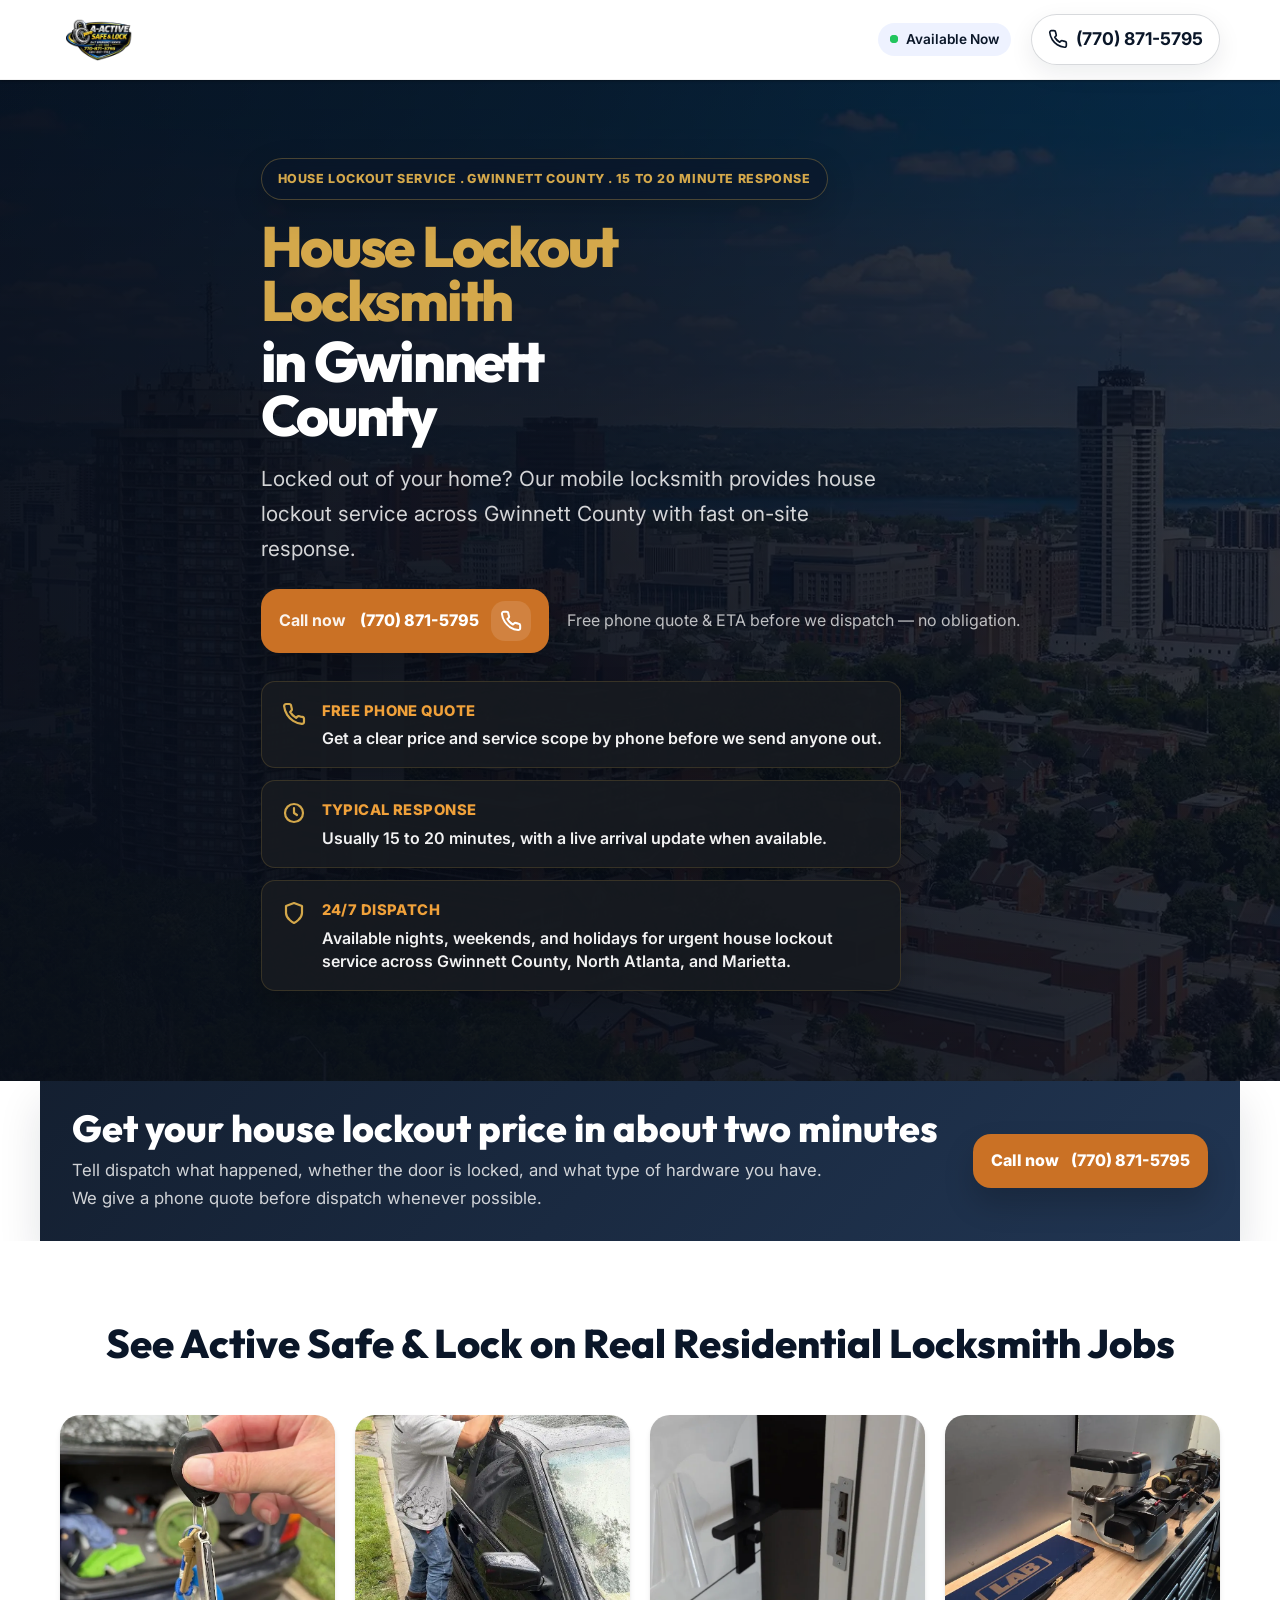
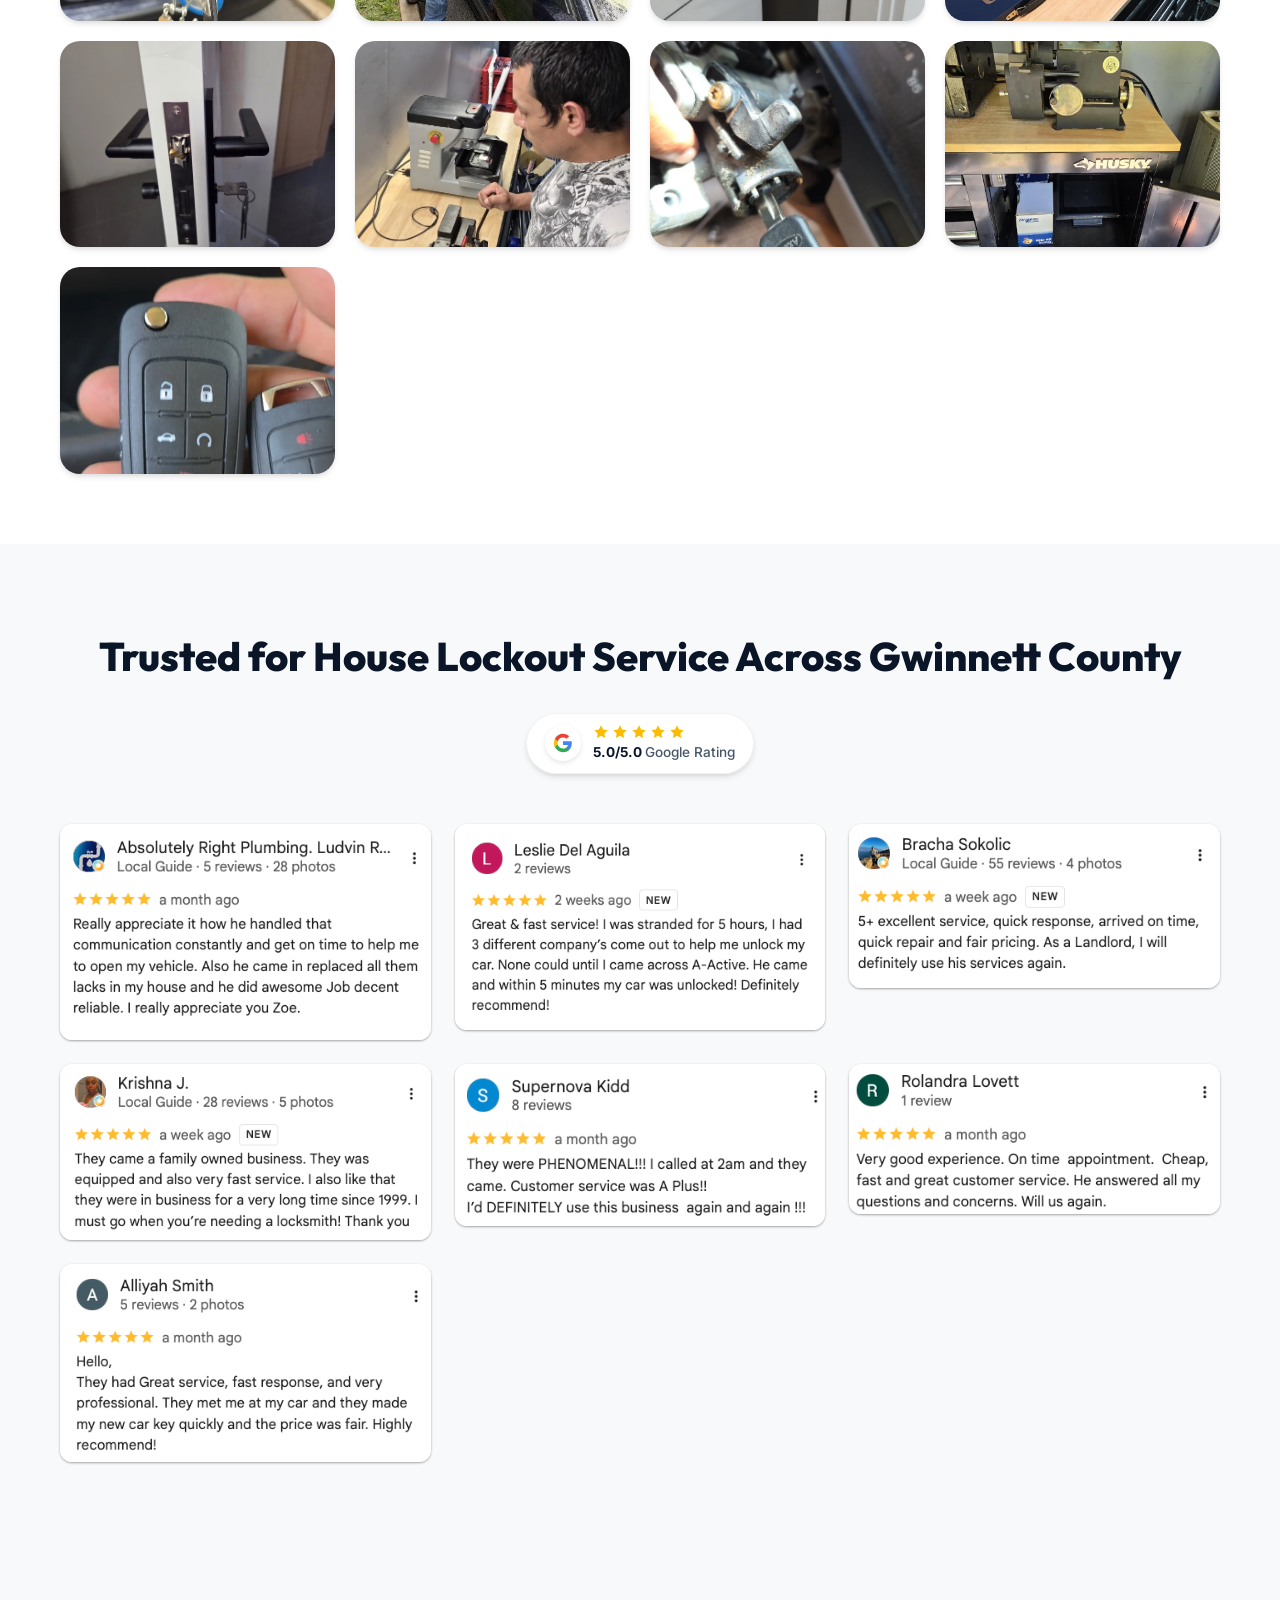
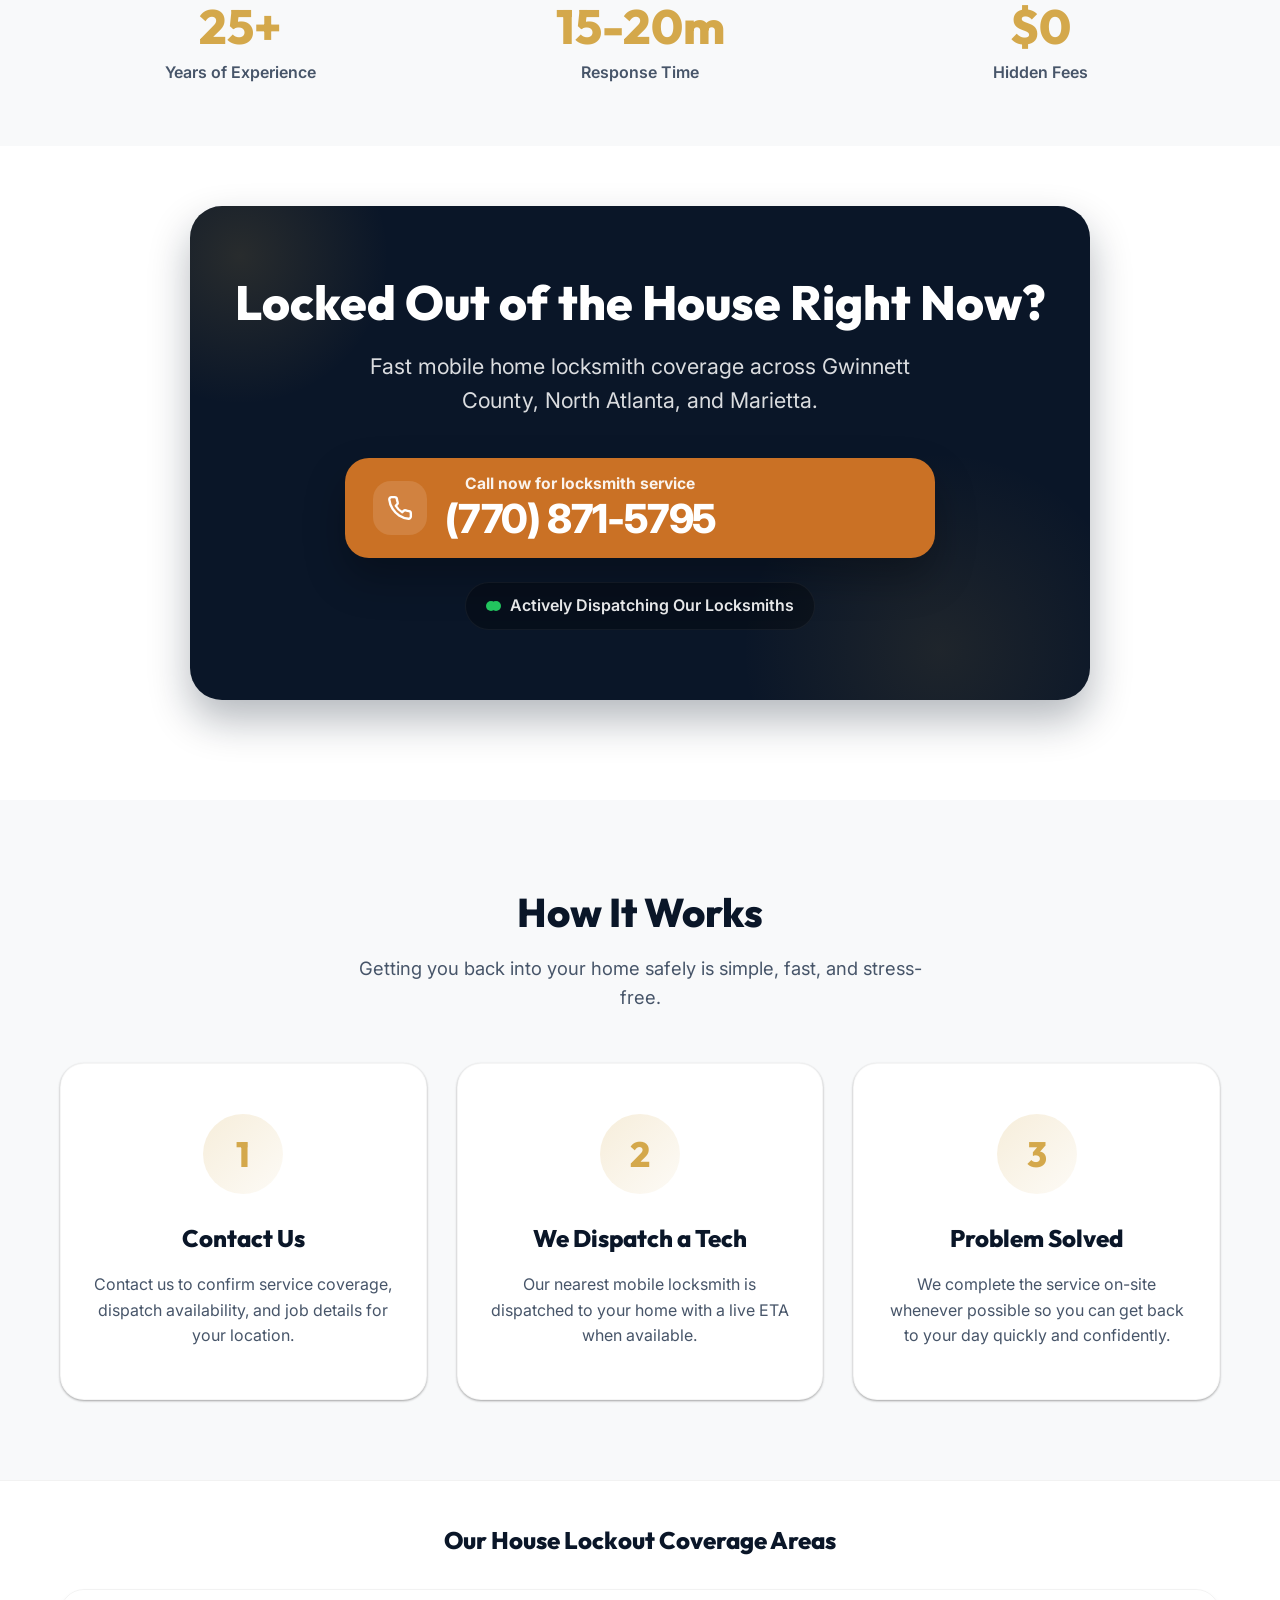
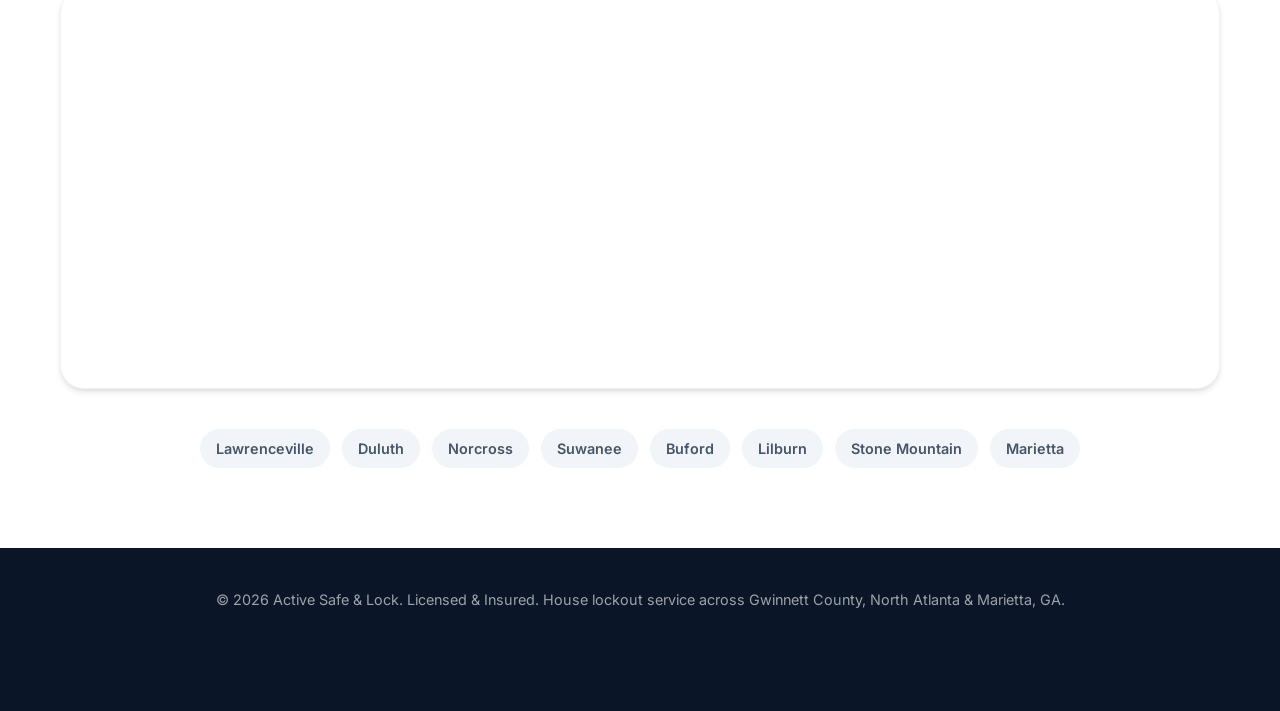
<file: house-lockout/index.html>
<!DOCTYPE html>
<html lang="en">

<head>
<meta charset="UTF-8">
    <meta name="viewport" content="width=device-width, initial-scale=1.0">
    <title>24/7 House Lockout Service in Gwinnett County, GA | Active Safe & Lock</title>
    <meta name="description" content="Locked out of your house in Gwinnett County? Active Safe & Lock provides mobile house lockout service with fast dispatch and on-site home locksmith help.">
    <link rel="stylesheet" href="../style.css">
    <link rel="preconnect" href="https://fonts.googleapis.com">
    <link rel="preconnect" href="https://fonts.gstatic.com" crossorigin>
    <link
        href="https://fonts.googleapis.com/css2?family=Inter:wght@400;500;600;700;800&family=Outfit:wght@400;600;700;800&display=swap"
        rel="stylesheet">
        <script type="application/ld+json">
{
  "@context": "https://schema.org",
  "@type": "Locksmith",
  "name": "Active Safe & Lock",
  "image": "activelocksmithlogo.webp",
  "@id": "",
  "url": "#",
  "telephone": "+17708715795",
  "priceRange": "$$",
  "areaServed": [
    "Gwinnett County, GA",
    "North Atlanta, GA",
    "Marietta, GA"
  ],
  "address": {
    "@type": "PostalAddress",
    "streetAddress": "Gwinnett County Service Area",
    "addressLocality": "Lawrenceville",
    "addressRegion": "GA",
    "addressCountry": "US"
  },
  "openingHoursSpecification": {
    "@type": "OpeningHoursSpecification",
    "dayOfWeek": [
      "Monday",
      "Tuesday",
      "Wednesday",
      "Thursday",
      "Friday",
      "Saturday",
      "Sunday"
    ],
    "opens": "00:00",
    "closes": "23:59"
  },
  "sameAs": []
}
    </script>
</head>

<body>
<!-- Sticky Header -->
    <header class="sticky-header">
        <div class="container header-content">
            <div class="logo">
                <img src="../activelocksmithlogo.webp" alt="Active Safe & Lock Logo" class="logo-img">
            </div>
            <div class="header-right">
                <div class="status-badge">
                    <span class="pulse-dot"></span>
                    Available Now
                </div>
                <a href="tel:+17708715795" class="phone-link">
                    <svg class="phone-icon" viewBox="0 0 24 24" fill="none" stroke="currentColor" stroke-width="2"
                        stroke-linecap="round" stroke-linejoin="round">
                        <path
                            d="M22 16.92v3a2 2 0 0 1-2.18 2 19.79 19.79 0 0 1-8.63-3.07 19.5 19.5 0 0 1-6-6 19.79 19.79 0 0 1-3.07-8.67A2 2 0 0 1 4.11 2h3a2 2 0 0 1 2 1.72 12.84 12.84 0 0 0 .7 2.81 2 2 0 0 1-.45 2.11L8.09 9.91a16 16 0 0 0 6 6l1.27-1.27a2 2 0 0 1 2.11-.45 12.84 12.84 0 0 0 2.81.7A2 2 0 0 1 22 16.92z">
                        </path>
                    </svg>
                    <span class="phone-link-desktop">(770) 871-5795</span>
                    <span class="phone-link-mobile">Call</span>
                </a>
            </div>
        </div>
    </header>

    <main>
        <!-- Hero Section -->
        <section class="hero-v2 landing-hero">
            <div class="hero-overlay"></div>
            <img src="../Hamilton-Ont-1.webp" alt="House lockout locksmith service area in Gwinnett County" class="hero-bg-img">
            <div class="container hero-container">
                <div class="hero-content">
                    <div class="landing-label">
                        House Lockout Service . Gwinnett County . 15 to 20 Minute Response
                    </div>
                    <h1><span class="landing-highlight">House Lockout Locksmith</span><span class="landing-title-break">in Gwinnett County</span></h1>
                    <p class="landing-lead">Locked out of your home? Our mobile locksmith provides house lockout service across Gwinnett County with fast on-site response.</p>
                    <div class="landing-cta-group">
                        <a href="tel:+17708715795" class="landing-callout landing-callout-compact">
                            <span class="landing-callout-copy landing-callout-copy-inline">
                                <strong>Call now</strong>
                                <span>(770) 871-5795</span>
                            </span>
                            <span class="landing-callout-icon">
                                <svg class="ring-animation" width="22" height="22" viewBox="0 0 24 24" fill="none" stroke="currentColor" stroke-width="2.2" stroke-linecap="round" stroke-linejoin="round"><path d="M22 16.92v3a2 2 0 0 1-2.18 2 19.79 19.79 0 0 1-8.63-3.07 19.5 19.5 0 0 1-6-6 19.79 19.79 0 0 1-3.07-8.67A2 2 0 0 1 4.11 2h3a2 2 0 0 1 2 1.72 12.84 12.84 0 0 0 .7 2.81 2 2 0 0 1-.45 2.11L8.09 9.91a16 16 0 0 0 6 6l1.27-1.27a2 2 0 0 1 2.11-.45 12.84 12.84 0 0 0 2.81.7A2 2 0 0 1 22 16.92z"></path></svg>
                            </span>
                        </a>
                        <p class="landing-note">Free phone quote &amp; ETA before we dispatch — no obligation.</p>
                    </div>
                    <ul class="landing-points">
                        <li>
                            <span class="landing-check"><svg class="ring-animation" width="24" height="24" viewBox="0 0 24 24" fill="none" stroke="currentColor" stroke-width="2.2" stroke-linecap="round" stroke-linejoin="round"><path d="M22 16.92v3a2 2 0 0 1-2.18 2 19.79 19.79 0 0 1-8.63-3.07 19.5 19.5 0 0 1-6-6 19.79 19.79 0 0 1-3.07-8.67A2 2 0 0 1 4.11 2h3a2 2 0 0 1 2 1.72 12.84 12.84 0 0 0 .7 2.81 2 2 0 0 1-.45 2.11L8.09 9.91a16 16 0 0 0 6 6l1.27-1.27a2 2 0 0 1 2.11-.45 12.84 12.84 0 0 0 2.81.7A2 2 0 0 1 22 16.92z"></path></svg></span>
                            <span class="landing-point-copy">
                                <span class="landing-point-kicker">Free Phone Quote</span>
                                <strong>Get a clear price and service scope by phone before we send anyone out.</strong>
                            </span>
                        </li>
                        <li>
                            <span class="landing-check"><svg width="24" height="24" viewBox="0 0 24 24" fill="none" stroke="currentColor" stroke-width="2.2" stroke-linecap="round" stroke-linejoin="round"><circle cx="12" cy="12" r="9"></circle><path d="M12 7v5l3 2"></path></svg></span>
                            <span class="landing-point-copy">
                                <span class="landing-point-kicker">Typical Response</span>
                                <strong>Usually 15 to 20 minutes, with a live arrival update when available.</strong>
                            </span>
                        </li>
                        <li>
                            <span class="landing-check"><svg width="24" height="24" viewBox="0 0 24 24" fill="none" stroke="currentColor" stroke-width="2.2" stroke-linecap="round" stroke-linejoin="round"><path d="M12 22s8-4 8-10V5l-8-3-8 3v7c0 6 8 10 8 10z"></path></svg></span>
                            <span class="landing-point-copy">
                                <span class="landing-point-kicker">24/7 Dispatch</span>
                                <strong>Available nights, weekends, and holidays for urgent house lockout service across Gwinnett County, North Atlanta, and Marietta.</strong>
                            </span>
                        </li>
                    </ul>
                </div>
            </div>
        </section>

        <section class="quote-fast-section">
            <div class="container quote-fast-card">
                <div class="quote-fast-copy">
                    <h2>Get your house lockout price in about two minutes</h2>
                    <p>Tell dispatch what happened, whether the door is locked, and what type of hardware you have. We give a phone quote before dispatch whenever possible.</p>
                </div>
                <a href="tel:+17708715795" class="quote-fast-button">
                    <span>Call now</span>
                    <span>(770) 871-5795</span>
                </a>
            </div>
        </section>

        <!-- Team Gallery Section (Replaced Trust Strip) -->
        <section class="team-gallery" style="background: var(--white); padding: 70px 0;">
            <div class="container">
                <div class="section-header" style="margin-bottom: 40px;">
                    <h2>See Active Safe & Lock on Real Residential Locksmith Jobs</h2>
                </div>
                <div class="team-grid">

                    <div class="team-item">
                        <img src="../active-team-1.webp" alt="Close-up of a completed car key replacement job" class="team-img" style="position: absolute; top: 0; left: 0; width: 100%; height: 100%; object-fit: cover; object-position: center;">
                    </div>
                    <div class="team-item">
                        <img src="../active-team-2.webp" alt="Locksmith opening a vehicle door on-site" class="team-img" style="position: absolute; top: 0; left: 0; width: 100%; height: 100%; object-fit: cover; object-position: center;">
                    </div>
                    <div class="team-item">
                        <img src="../active-team-3.webp" alt="Installed modern black door handle and lockset" class="team-img" style="position: absolute; top: 0; left: 0; width: 100%; height: 100%; object-fit: cover; object-position: center;">
                    </div>
                    <div class="team-item">
                        <img src="../active-gallery-4.webp" alt="Locksmith key cutting equipment set up inside the service van" class="team-img" style="position: absolute; top: 0; left: 0; width: 100%; height: 100%; object-fit: cover; object-position: center;">
                    </div>
                    <div class="team-item">
                        <img src="../active-gallery-5.webp" alt="Modern black door hardware and lock installation in progress" class="team-img" style="position: absolute; top: 0; left: 0; width: 100%; height: 100%; object-fit: cover; object-position: center;">
                    </div>
                    <div class="team-item">
                        <img src="../active-gallery-6.webp" alt="Active Safe and Lock technician working with key programming equipment" class="team-img" style="position: absolute; top: 0; left: 0; width: 100%; height: 100%; object-fit: cover; object-position: center;">
                    </div>
                    <div class="team-item">
                        <img src="../active-gallery-7.webp" alt="Close-up of an automotive lock cylinder being serviced" class="team-img" style="position: absolute; top: 0; left: 0; width: 100%; height: 100%; object-fit: cover; object-position: center;">
                    </div>
                    <div class="team-item">
                        <img src="../active-gallery-8.webp" alt="Specialized locksmith machine and workbench tools inside the van" class="team-img" style="position: absolute; top: 0; left: 0; width: 100%; height: 100%; object-fit: cover; object-position: center;">
                    </div>
                    <div class="team-item">
                        <img src="../active-gallery-9.webp" alt="Newly programmed car key fobs ready for handoff" class="team-img" style="position: absolute; top: 0; left: 0; width: 100%; height: 100%; object-fit: cover; object-position: center;">
                    </div>
                </div>
            </div>
        </section>

        <!-- Reviews Section -->
        <section id="reviews" class="reviews">
            <div class="container">
                <div class="section-header" style="display: flex; flex-direction: column; align-items: center;">
                    <h2>Trusted for House Lockout Service Across Gwinnett County</h2>
                    <div style="display: inline-flex; align-items: center; gap: 12px; background: rgba(255, 255, 255, 0.95); padding: 10px 18px; border-radius: 50px; box-shadow: var(--shadow-md); border: 1px solid rgba(0,0,0,0.05); margin-top: 15px;">
                        <div style="width: 36px; height: 36px; background: #fff; border-radius: 50%; box-shadow: 0 2px 5px rgba(0,0,0,0.1); display: flex; align-items: center; justify-content: center; flex-shrink: 0;">
                            <svg width="20" height="20" viewBox="0 0 24 24">
                              <path fill="#4285F4" d="M22.56 12.25c0-.78-.07-1.53-.2-2.25H12v4.26h5.92c-.26 1.37-1.04 2.53-2.21 3.31v2.77h3.57c2.08-1.92 3.28-4.74 3.28-8.09z"/>
                              <path fill="#34A853" d="M12 23c2.97 0 5.46-.98 7.28-2.66l-3.57-2.77c-.98.66-2.23 1.06-3.71 1.06-2.86 0-5.29-1.93-6.16-4.53H2.18v2.84C3.99 20.53 7.7 23 12 23z"/>
                              <path fill="#FBBC05" d="M5.84 14.09c-.22-.66-.35-1.36-.35-2.09s.13-1.43.35-2.09V7.07H2.18C1.43 8.55 1 10.22 1 12s.43 3.45 1.18 4.93l2.85-2.22.81-.62z"/>
                              <path fill="#EA4335" d="M12 5.38c1.62 0 3.06.56 4.21 1.64l3.15-3.15C17.45 2.09 14.97 1 12 1 7.7 1 3.99 3.47 2.18 7.07l3.66 2.84c.87-2.6 3.3-4.53 6.16-4.53z"/>
                            </svg>
                        </div>
                        <div style="display: flex; flex-direction: column; align-items: flex-start; text-align: left;">
                            <div style="display: flex; gap: 3px; color: #FBBC04;">
                                <svg width="16" height="16" viewBox="0 0 24 24" fill="currentColor"><path d="M12 2L15.09 8.26L22 9.27L17 14.14L18.18 21.02L12 17.77L5.82 21.02L7 14.14L2 9.27L8.91 8.26L12 2Z"/></svg>
                                <svg width="16" height="16" viewBox="0 0 24 24" fill="currentColor"><path d="M12 2L15.09 8.26L22 9.27L17 14.14L18.18 21.02L12 17.77L5.82 21.02L7 14.14L2 9.27L8.91 8.26L12 2Z"/></svg>
                                <svg width="16" height="16" viewBox="0 0 24 24" fill="currentColor"><path d="M12 2L15.09 8.26L22 9.27L17 14.14L18.18 21.02L12 17.77L5.82 21.02L7 14.14L2 9.27L8.91 8.26L12 2Z"/></svg>
                                <svg width="16" height="16" viewBox="0 0 24 24" fill="currentColor"><path d="M12 2L15.09 8.26L22 9.27L17 14.14L18.18 21.02L12 17.77L5.82 21.02L7 14.14L2 9.27L8.91 8.26L12 2Z"/></svg>
                                <svg width="16" height="16" viewBox="0 0 24 24" fill="currentColor"><path d="M12 2L15.09 8.26L22 9.27L17 14.14L18.18 21.02L12 17.77L5.82 21.02L7 14.14L2 9.27L8.91 8.26L12 2Z"/></svg>
                            </div>
                            <span style="font-size: 0.85rem; font-weight: 700; color: var(--text-main); margin-top: 2px;">5.0/5.0 <span style="font-weight: 500; color: var(--text-light);">Google Rating</span></span>
                        </div>
                    </div>
                </div>
                
                <div style="display: grid; grid-template-columns: repeat(auto-fit, minmax(300px, 1fr)); gap: 24px;">
                    <img src="../review-gwinnett-1.png" alt="Google review from Ludvin R." style="width: 100%; height: auto; border-radius: 12px; box-shadow: var(--shadow-sm);">
                    <img src="../review-gwinnett-2.png" alt="Google review from Leslie Del Aguila" style="width: 100%; height: auto; border-radius: 12px; box-shadow: var(--shadow-sm);">
                    <img src="../review-gwinnett-3.png" alt="Google review from Bracha Sokolic" style="width: 100%; height: auto; border-radius: 12px; box-shadow: var(--shadow-sm);">
                    <img src="../review-gwinnett-4.png" alt="Google review from Krishna J." style="width: 100%; height: auto; border-radius: 12px; box-shadow: var(--shadow-sm);">
                    <img src="../review-gwinnett-5.png" alt="Google review from Supernova Kidd" style="width: 100%; height: auto; border-radius: 12px; box-shadow: var(--shadow-sm);">
                    <img src="../review-gwinnett-6.png" alt="Google review from Rolandra Lovett" style="width: 100%; height: auto; border-radius: 12px; box-shadow: var(--shadow-sm);">
                    <img src="../review-gwinnett-7.png" alt="Google review from Alliyah Smith" style="width: 100%; height: auto; border-radius: 12px; box-shadow: var(--shadow-sm);">
                </div>
            </div>
        </section>




        <!-- Stats Section -->
        <section class="stats">
            <div class="container grid-3">
                <div class="stat-item">
                    <div class="stat-value">25+</div>
                    <div class="stat-label">Years of Experience</div>
                </div>
                <div class="stat-item">
                    <div class="stat-value">15-20m</div>
                    <div class="stat-label">Response Time</div>
                </div>
                <div class="stat-item">
                    <div class="stat-value">$0</div>
                    <div class="stat-label">Hidden Fees</div>
                </div>
            </div>
        </section>

        <!-- Final CTA -->
        <section class="final-cta" style="padding: 60px 20px 100px;">
            <div class="container" style="background: var(--primary); border-radius: 32px; padding: 70px 30px; text-align: center; box-shadow: 0 20px 40px rgba(10, 22, 40, 0.3); position: relative; overflow: hidden; max-width: 900px; margin: 0 auto;">
                
                <div style="position: absolute; top: -100px; left: -100px; width: 300px; height: 300px; background: radial-gradient(circle, rgba(212, 168, 75, 0.15) 0%, transparent 70%); border-radius: 50%; pointer-events: none;"></div>
                <div style="position: absolute; bottom: -150px; right: -50px; width: 400px; height: 400px; background: radial-gradient(circle, rgba(212, 168, 75, 0.1) 0%, transparent 70%); border-radius: 50%; pointer-events: none;"></div>
                
                <h2 style="color: var(--white); position: relative; z-index: 2; line-height: 1.1;">Locked Out of the House Right Now?</h2>
                <p style="color: rgba(255, 255, 255, 0.85); position: relative; z-index: 2; max-width: 600px; margin: 0 auto 40px auto; font-size: 1.35rem;">Fast mobile home locksmith coverage across Gwinnett County, North Atlanta, and Marietta.</p>
                
                <div style="position: relative; z-index: 2; display: flex; flex-direction: column; align-items: center; gap: 24px;">
                    <a href="tel:+17708715795" class="landing-final-cta-button">
                        <span class="landing-callout-icon">
                            <svg class="ring-animation" width="26" height="26" viewBox="0 0 24 24" fill="none" stroke="currentColor" stroke-width="2.2" stroke-linecap="round" stroke-linejoin="round"><path d="M22 16.92v3a2 2 0 0 1-2.18 2 19.79 19.79 0 0 1-8.63-3.07 19.5 19.5 0 0 1-6-6 19.79 19.79 0 0 1-3.07-8.67A2 2 0 0 1 4.11 2h3a2 2 0 0 1 2 1.72 12.84 12.84 0 0 0 .7 2.81 2 2 0 0 1-.45 2.11L8.09 9.91a16 16 0 0 0 6 6l1.27-1.27a2 2 0 0 1 2.11-.45 12.84 12.84 0 0 0 2.81.7A2 2 0 0 1 22 16.92z"></path></svg>
                        </span>
                        <span class="landing-callout-copy">
                            <strong>Call now for locksmith service</strong>
                            <span>(770) 871-5795</span>
                        </span>
                    </a>
                    
                    <div style="display: flex; align-items: center; gap: 10px; background: rgba(0, 0, 0, 0.3); padding: 10px 20px; border-radius: 50px; border: 1px solid rgba(255,255,255,0.05);">
                        <span class="pulse-dot" style="width: 10px; height: 10px; margin-right: 4px;"></span>
                        <span style="font-size: 1rem; font-weight: 600; color: rgba(255, 255, 255, 0.9);">Actively Dispatching Our Locksmiths</span>
                    </div>
                </div>
            </div>
        </section>

        <!-- Our Process Section -->
        <section class="process landing-process">
            <div class="container">
                <div class="section-header landing-process-header">
                    <h2 class="landing-process-title">How It Works</h2>
                    <p class="landing-process-subtitle">Getting you back into your home safely is simple, fast, and stress-free.</p>
                </div>
                
                <div class="landing-process-grid">
                    <div class="landing-process-card">
                        <div class="landing-process-step">1</div>
                        <h3>Contact Us</h3>
                        <p>Contact us to confirm service coverage, dispatch availability, and job details for your location.</p>
                    </div>

                    <div class="landing-process-card">
                        <div class="landing-process-step">2</div>
                        <h3>We Dispatch a Tech</h3>
                        <p>Our nearest mobile locksmith is dispatched to your home with a live ETA when available.</p>
                    </div>

                    <div class="landing-process-card">
                        <div class="landing-process-step">3</div>
                        <h3>Problem Solved</h3>
                        <p>We complete the service on-site whenever possible so you can get back to your day quickly and confidently.</p>
                    </div>
                </div>
            </div>
        </section>

        <!-- Service Area Tags -->
                <section id="service-areas" class="service-areas">
            <div class="container">
                <h3>Our House Lockout Coverage Areas</h3>
                <div class="map-container">
                    <iframe
                        src="https://www.google.com/maps?q=Gwinnett+County,+GA&output=embed"
                        width="400" height="300" style="border:0;"
                        allowfullscreen="" loading="lazy" referrerpolicy="no-referrer-when-downgrade">
                    </iframe>
                </div>
                <div class="tags">
                    <span class="tag">Lawrenceville</span>
                    <span class="tag">Duluth</span>
                    <span class="tag">Norcross</span>
                    <span class="tag">Suwanee</span>
                    <span class="tag">Buford</span>
                    <span class="tag">Lilburn</span>
                    <span class="tag">Stone Mountain</span>
                    <span class="tag">Marietta</span>
                </div>
            </div>
        </section>
    </main>

        <footer>
        <div class="container">
            <p>&copy; 2026 Active Safe & Lock. Licensed & Insured. House lockout service across Gwinnett County, North Atlanta & Marietta, GA.</p>
        </div>
    </footer>

    <!-- Mobile Sticky CTA Bar -->
    <div class="mobile-cta-bar">
        <a href="tel:+17708715795" class="btn btn-primary btn-full">
            <svg class="phone-icon ring-animation" viewBox="0 0 24 24" fill="none" stroke="currentColor"
                stroke-width="2" stroke-linecap="round" stroke-linejoin="round">
                <path
                    d="M22 16.92v3a2 2 0 0 1-2.18 2 19.79 19.79 0 0 1-8.63-3.07 19.5 19.5 0 0 1-6-6 19.79 19.79 0 0 1-3.07-8.67A2 2 0 0 1 4.11 2h3a2 2 0 0 1 2 1.72 12.84 12.84 0 0 0 .7 2.81 2 2 0 0 1-.45 2.11L8.09 9.91a16 16 0 0 0 6 6l1.27-1.27a2 2 0 0 1 2.11-.45 12.84 12.84 0 0 0 2.81.7A2 2 0 0 1 22 16.92z">
                </path>
            </svg>
            Call (770) 871-5795
        </a>
    </div>

</body>

</html>
</file>
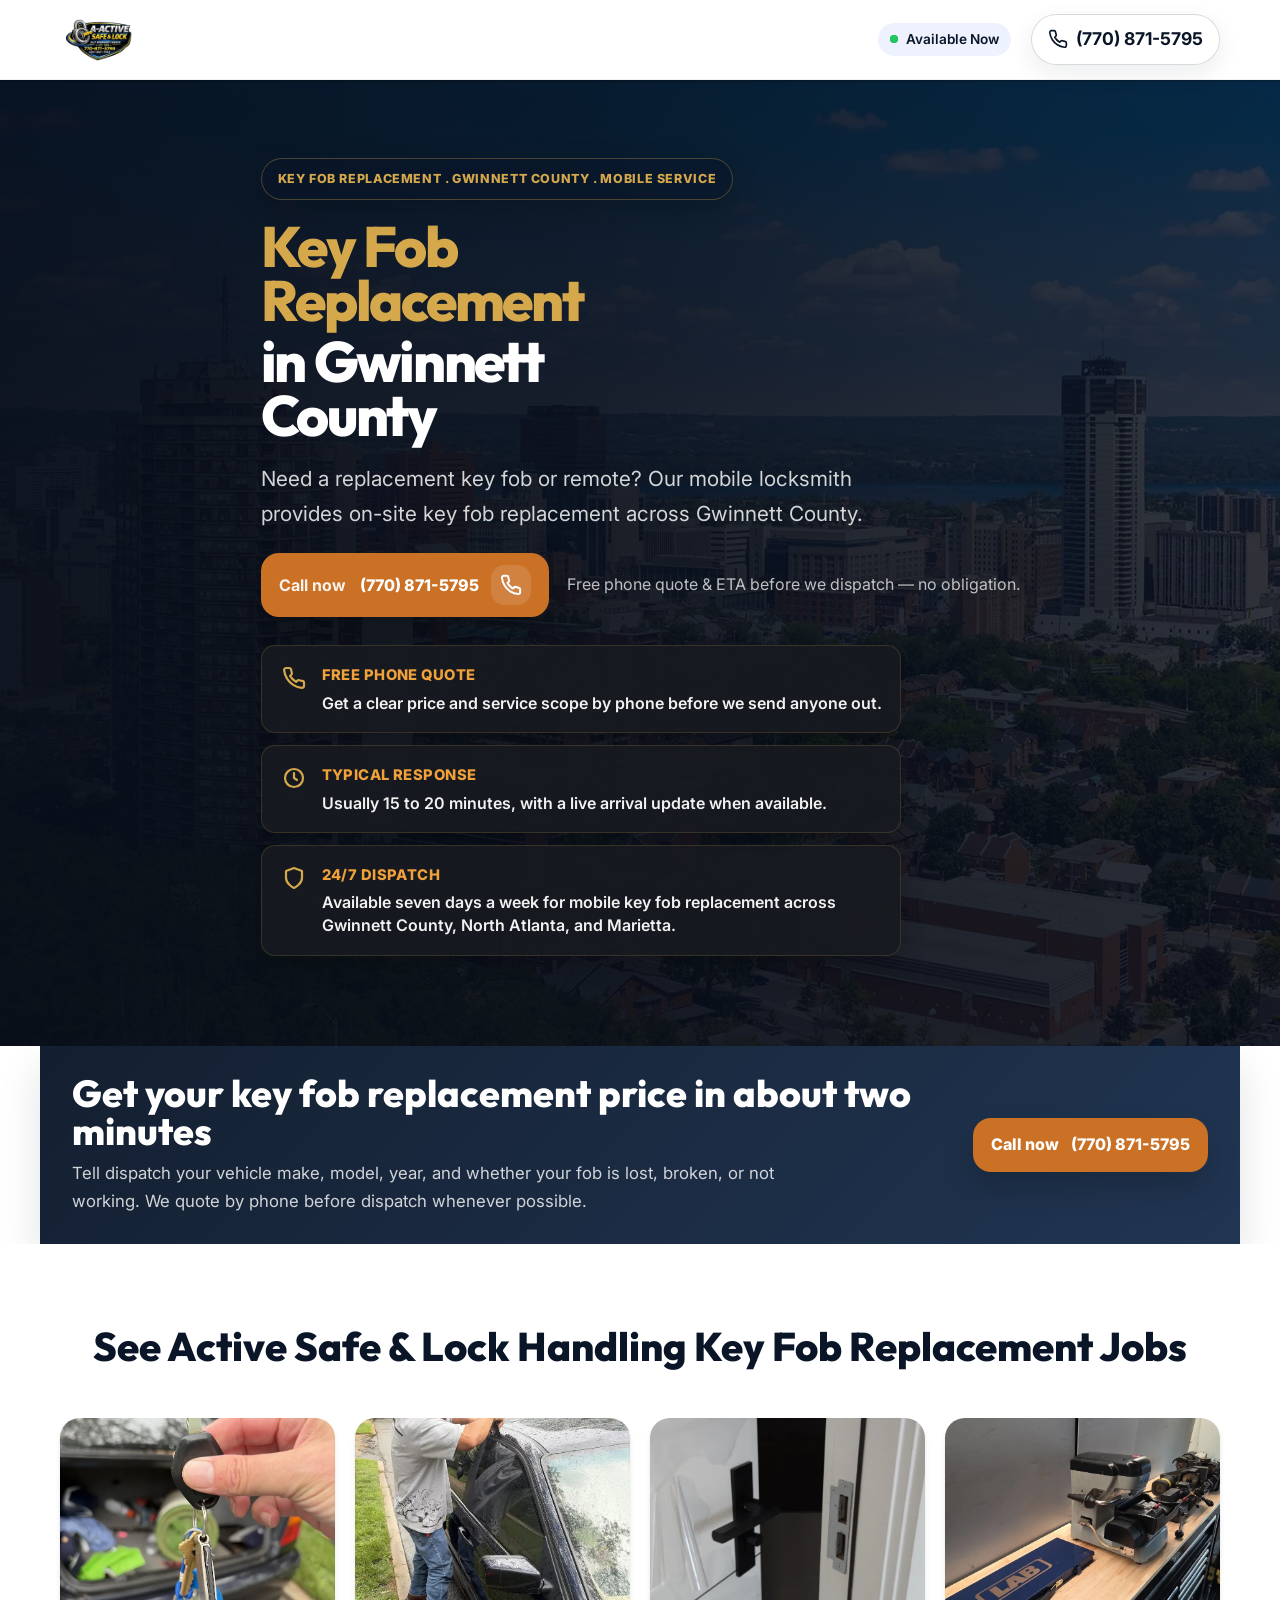
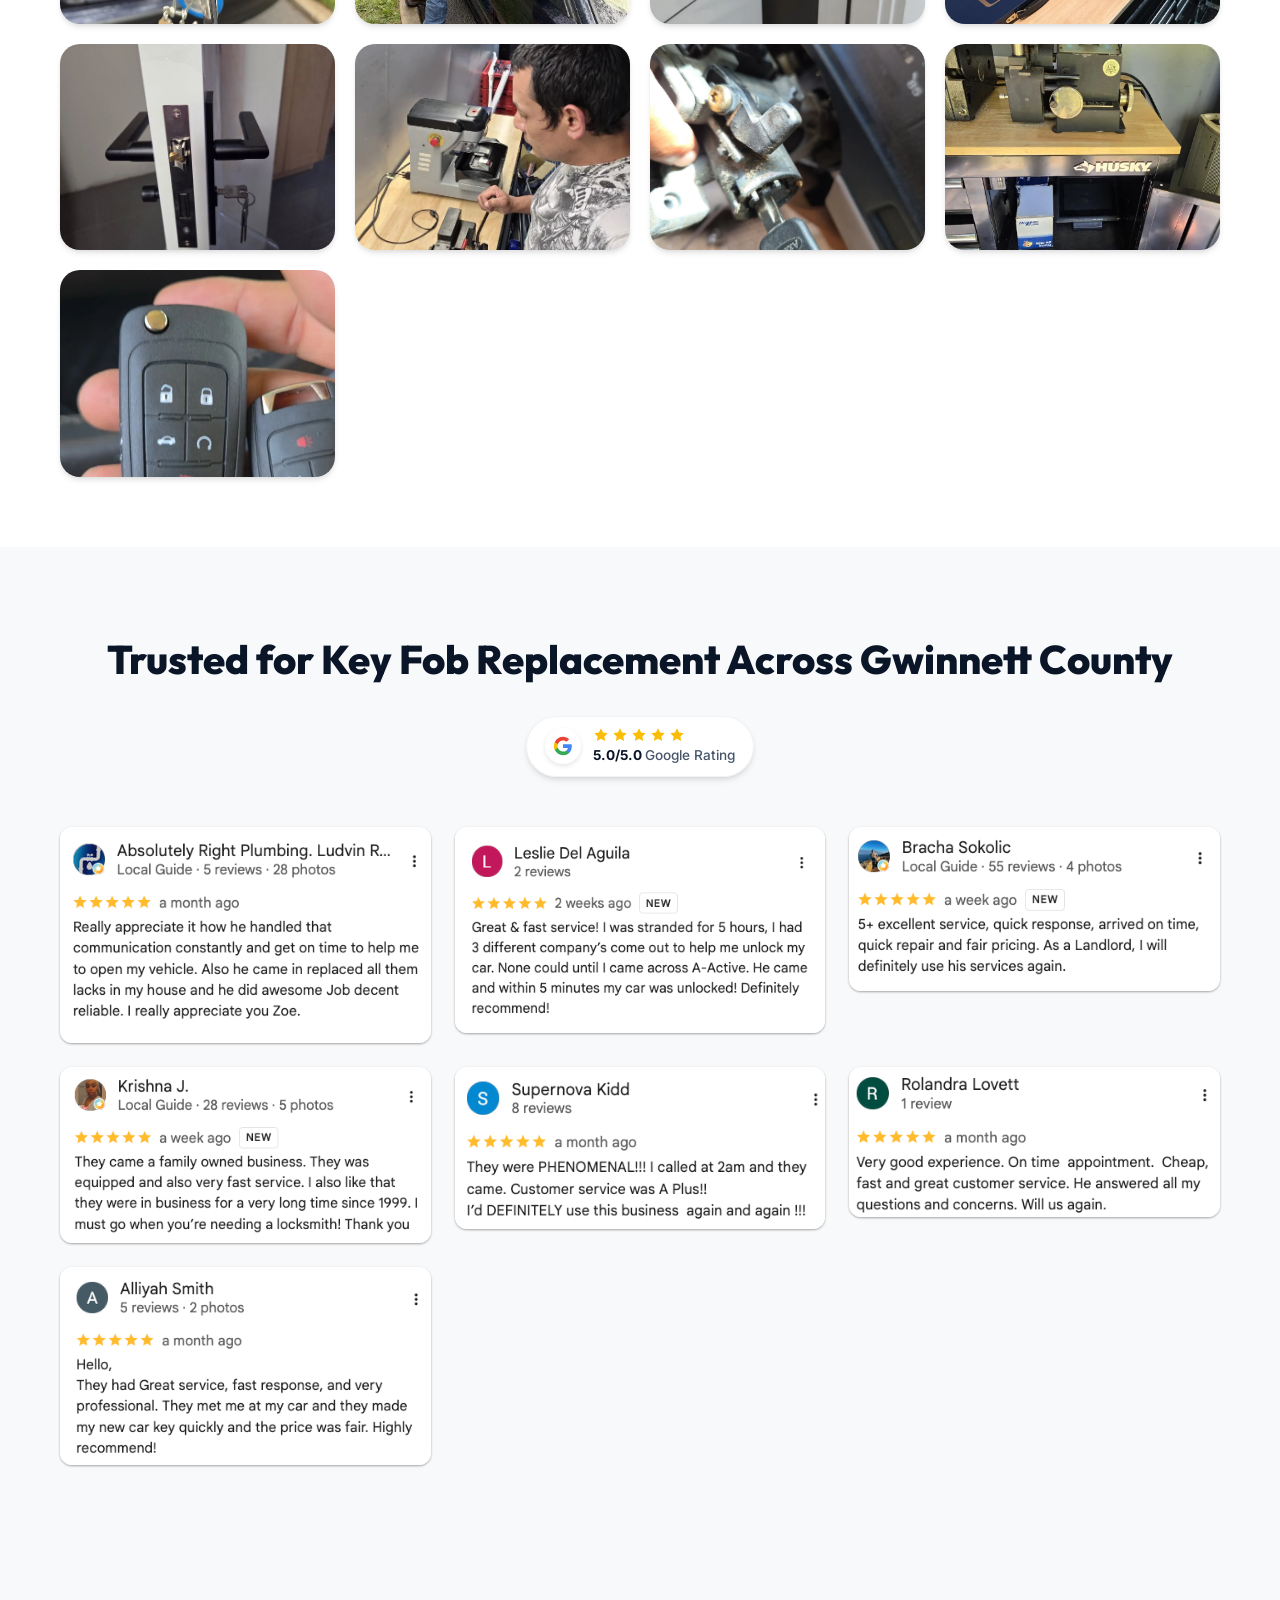
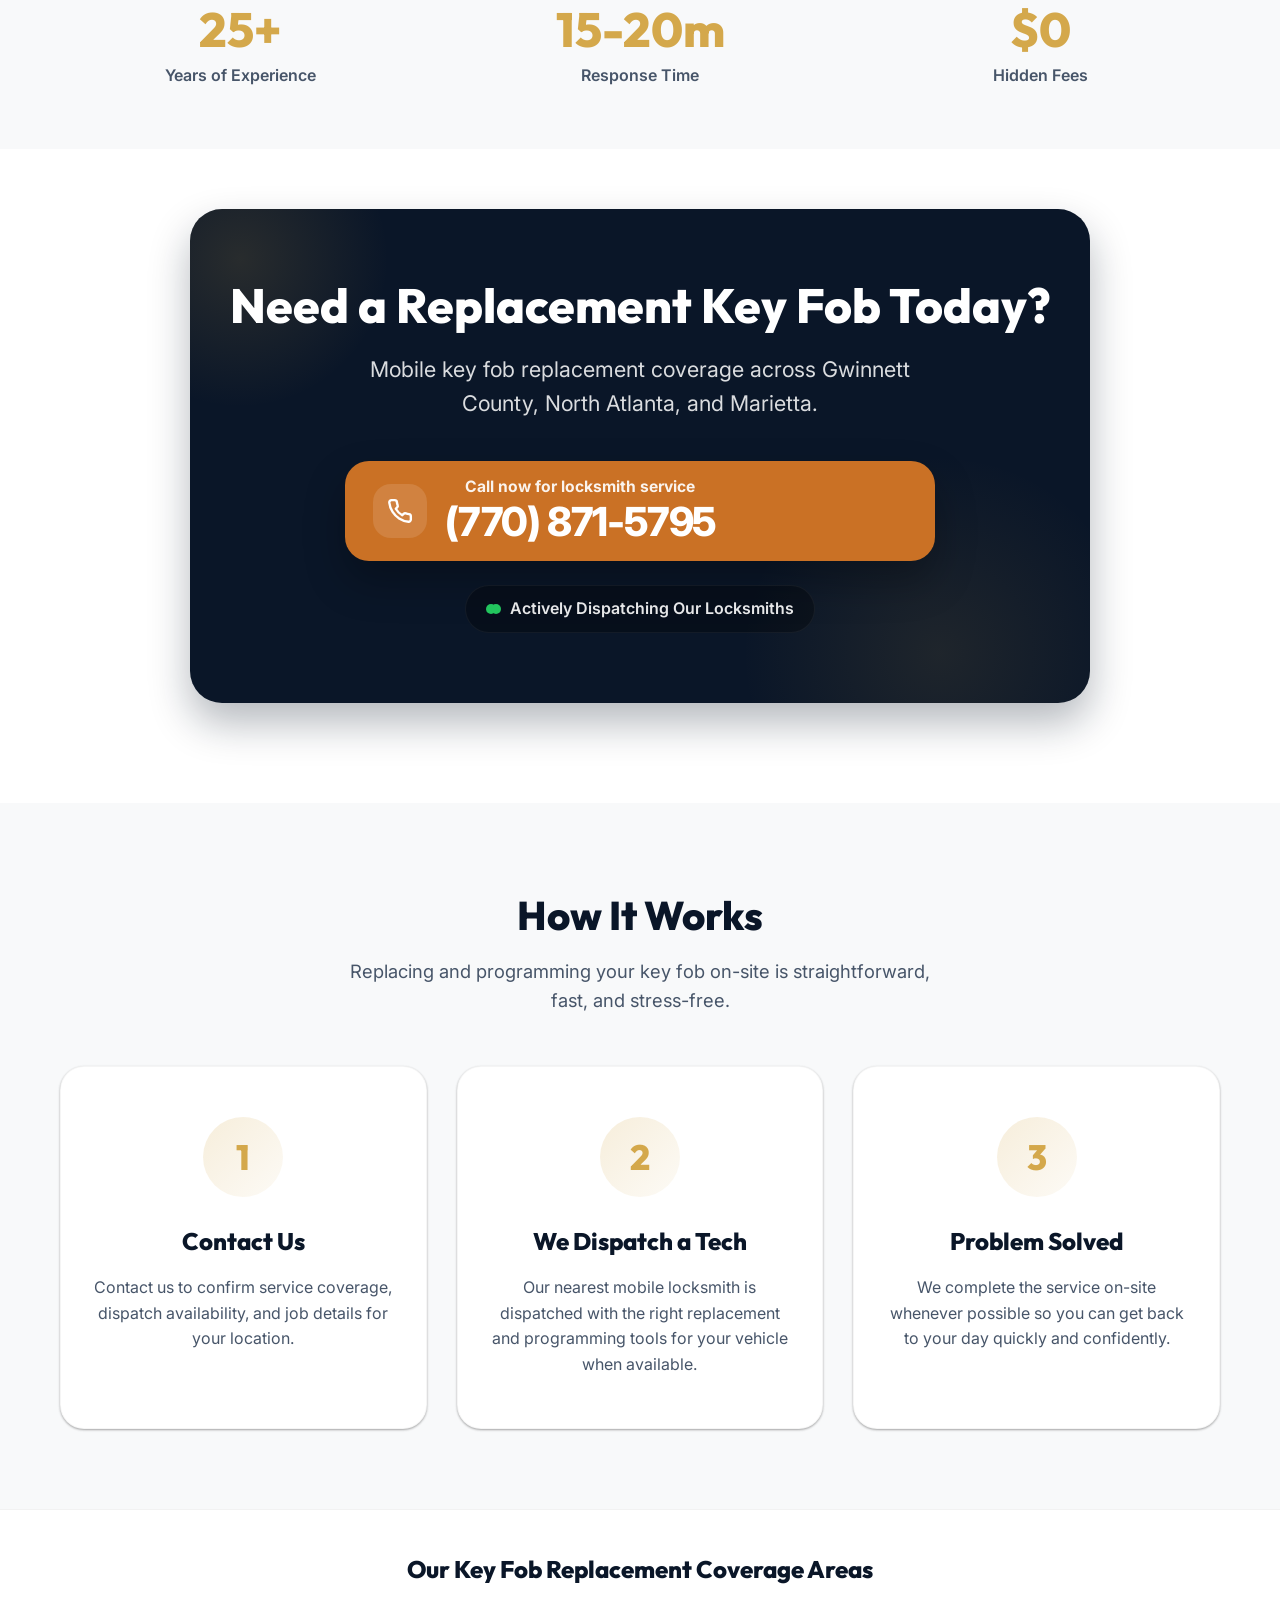
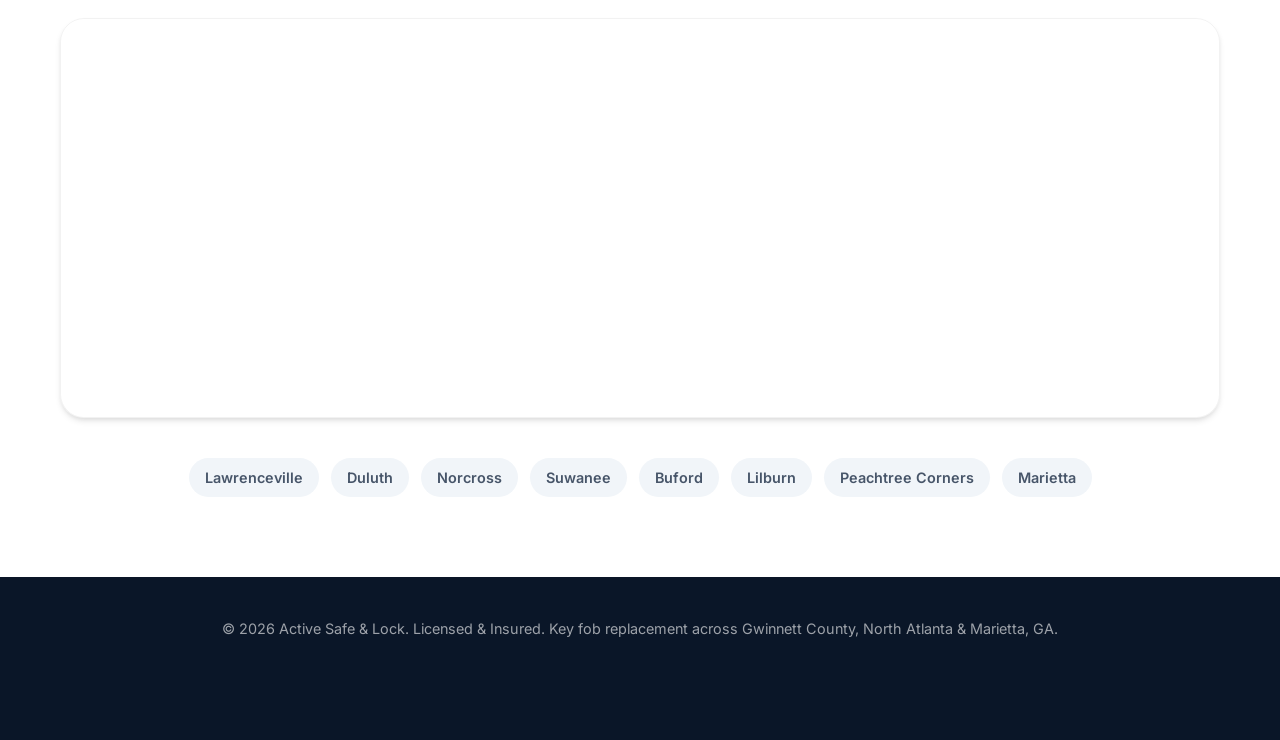
<file: key-fob-replacement/index.html>
<!DOCTYPE html>
<html lang="en">

<head>
<meta charset="UTF-8">
    <meta name="viewport" content="width=device-width, initial-scale=1.0">
    <title>Key Fob Replacement in Gwinnett County, GA | Active Safe & Lock</title>
    <meta name="description" content="Need key fob replacement in Gwinnett County? Active Safe & Lock provides mobile replacement and programming for many vehicle key fobs on-site.">
    <link rel="stylesheet" href="../style.css">
    <link rel="preconnect" href="https://fonts.googleapis.com">
    <link rel="preconnect" href="https://fonts.gstatic.com" crossorigin>
    <link
        href="https://fonts.googleapis.com/css2?family=Inter:wght@400;500;600;700;800&family=Outfit:wght@400;600;700;800&display=swap"
        rel="stylesheet">
        <script type="application/ld+json">
{
  "@context": "https://schema.org",
  "@type": "Locksmith",
  "name": "Active Safe & Lock",
  "image": "activelocksmithlogo.webp",
  "@id": "",
  "url": "#",
  "telephone": "+17708715795",
  "priceRange": "$$",
  "areaServed": [
    "Gwinnett County, GA",
    "North Atlanta, GA",
    "Marietta, GA"
  ],
  "address": {
    "@type": "PostalAddress",
    "streetAddress": "Gwinnett County Service Area",
    "addressLocality": "Lawrenceville",
    "addressRegion": "GA",
    "addressCountry": "US"
  },
  "openingHoursSpecification": {
    "@type": "OpeningHoursSpecification",
    "dayOfWeek": [
      "Monday",
      "Tuesday",
      "Wednesday",
      "Thursday",
      "Friday",
      "Saturday",
      "Sunday"
    ],
    "opens": "00:00",
    "closes": "23:59"
  },
  "sameAs": []
}
    </script>
</head>

<body>
<!-- Sticky Header -->
    <header class="sticky-header">
        <div class="container header-content">
            <div class="logo">
                <img src="../activelocksmithlogo.webp" alt="Active Safe & Lock Logo" class="logo-img">
            </div>
            <div class="header-right">
                <div class="status-badge">
                    <span class="pulse-dot"></span>
                    Available Now
                </div>
                <a href="tel:+17708715795" class="phone-link">
                    <svg class="phone-icon" viewBox="0 0 24 24" fill="none" stroke="currentColor" stroke-width="2"
                        stroke-linecap="round" stroke-linejoin="round">
                        <path
                            d="M22 16.92v3a2 2 0 0 1-2.18 2 19.79 19.79 0 0 1-8.63-3.07 19.5 19.5 0 0 1-6-6 19.79 19.79 0 0 1-3.07-8.67A2 2 0 0 1 4.11 2h3a2 2 0 0 1 2 1.72 12.84 12.84 0 0 0 .7 2.81 2 2 0 0 1-.45 2.11L8.09 9.91a16 16 0 0 0 6 6l1.27-1.27a2 2 0 0 1 2.11-.45 12.84 12.84 0 0 0 2.81.7A2 2 0 0 1 22 16.92z">
                        </path>
                    </svg>
                    <span class="phone-link-desktop">(770) 871-5795</span>
                    <span class="phone-link-mobile">Call</span>
                </a>
            </div>
        </div>
    </header>

    <main>
        <!-- Hero Section -->
        <section class="hero-v2 landing-hero">
            <div class="hero-overlay"></div>
            <img src="../Hamilton-Ont-1.webp" alt="Key fob replacement service area in Gwinnett County" class="hero-bg-img">
            <div class="container hero-container">
                <div class="hero-content">
                    <div class="landing-label">
                        Key Fob Replacement . Gwinnett County . Mobile Service
                    </div>
                    <h1><span class="landing-highlight">Key Fob Replacement</span><span class="landing-title-break">in Gwinnett County</span></h1>
                    <p class="landing-lead">Need a replacement key fob or remote? Our mobile locksmith provides on-site key fob replacement across Gwinnett County.</p>
                    <div class="landing-cta-group">
                        <a href="tel:+17708715795" class="landing-callout landing-callout-compact">
                            <span class="landing-callout-copy landing-callout-copy-inline">
                                <strong>Call now</strong>
                                <span>(770) 871-5795</span>
                            </span>
                            <span class="landing-callout-icon">
                                <svg class="ring-animation" width="22" height="22" viewBox="0 0 24 24" fill="none" stroke="currentColor" stroke-width="2.2" stroke-linecap="round" stroke-linejoin="round"><path d="M22 16.92v3a2 2 0 0 1-2.18 2 19.79 19.79 0 0 1-8.63-3.07 19.5 19.5 0 0 1-6-6 19.79 19.79 0 0 1-3.07-8.67A2 2 0 0 1 4.11 2h3a2 2 0 0 1 2 1.72 12.84 12.84 0 0 0 .7 2.81 2 2 0 0 1-.45 2.11L8.09 9.91a16 16 0 0 0 6 6l1.27-1.27a2 2 0 0 1 2.11-.45 12.84 12.84 0 0 0 2.81.7A2 2 0 0 1 22 16.92z"></path></svg>
                            </span>
                        </a>
                        <p class="landing-note">Free phone quote &amp; ETA before we dispatch — no obligation.</p>
                    </div>
                    <ul class="landing-points">
                        <li>
                            <span class="landing-check"><svg class="ring-animation" width="24" height="24" viewBox="0 0 24 24" fill="none" stroke="currentColor" stroke-width="2.2" stroke-linecap="round" stroke-linejoin="round"><path d="M22 16.92v3a2 2 0 0 1-2.18 2 19.79 19.79 0 0 1-8.63-3.07 19.5 19.5 0 0 1-6-6 19.79 19.79 0 0 1-3.07-8.67A2 2 0 0 1 4.11 2h3a2 2 0 0 1 2 1.72 12.84 12.84 0 0 0 .7 2.81 2 2 0 0 1-.45 2.11L8.09 9.91a16 16 0 0 0 6 6l1.27-1.27a2 2 0 0 1 2.11-.45 12.84 12.84 0 0 0 2.81.7A2 2 0 0 1 22 16.92z"></path></svg></span>
                            <span class="landing-point-copy">
                                <span class="landing-point-kicker">Free Phone Quote</span>
                                <strong>Get a clear price and service scope by phone before we send anyone out.</strong>
                            </span>
                        </li>
                        <li>
                            <span class="landing-check"><svg width="24" height="24" viewBox="0 0 24 24" fill="none" stroke="currentColor" stroke-width="2.2" stroke-linecap="round" stroke-linejoin="round"><circle cx="12" cy="12" r="9"></circle><path d="M12 7v5l3 2"></path></svg></span>
                            <span class="landing-point-copy">
                                <span class="landing-point-kicker">Typical Response</span>
                                <strong>Usually 15 to 20 minutes, with a live arrival update when available.</strong>
                            </span>
                        </li>
                        <li>
                            <span class="landing-check"><svg width="24" height="24" viewBox="0 0 24 24" fill="none" stroke="currentColor" stroke-width="2.2" stroke-linecap="round" stroke-linejoin="round"><path d="M12 22s8-4 8-10V5l-8-3-8 3v7c0 6 8 10 8 10z"></path></svg></span>
                            <span class="landing-point-copy">
                                <span class="landing-point-kicker">24/7 Dispatch</span>
                                <strong>Available seven days a week for mobile key fob replacement across Gwinnett County, North Atlanta, and Marietta.</strong>
                            </span>
                        </li>
                    </ul>
                </div>
            </div>
        </section>

        <section class="quote-fast-section">
            <div class="container quote-fast-card">
                <div class="quote-fast-copy">
                    <h2>Get your key fob replacement price in about two minutes</h2>
                    <p>Tell dispatch your vehicle make, model, year, and whether your fob is lost, broken, or not working. We quote by phone before dispatch whenever possible.</p>
                </div>
                <a href="tel:+17708715795" class="quote-fast-button">
                    <span>Call now</span>
                    <span>(770) 871-5795</span>
                </a>
            </div>
        </section>

        <!-- Team Gallery Section (Replaced Trust Strip) -->
        <section class="team-gallery" style="background: var(--white); padding: 70px 0;">
            <div class="container">
                <div class="section-header" style="margin-bottom: 40px;">
                    <h2>See Active Safe & Lock Handling Key Fob Replacement Jobs</h2>
                </div>
                <div class="team-grid">

                    <div class="team-item">
                        <img src="../active-team-1.webp" alt="Close-up of a completed car key replacement job" class="team-img" style="position: absolute; top: 0; left: 0; width: 100%; height: 100%; object-fit: cover; object-position: center;">
                    </div>
                    <div class="team-item">
                        <img src="../active-team-2.webp" alt="Locksmith opening a vehicle door on-site" class="team-img" style="position: absolute; top: 0; left: 0; width: 100%; height: 100%; object-fit: cover; object-position: center;">
                    </div>
                    <div class="team-item">
                        <img src="../active-team-3.webp" alt="Installed modern black door handle and lockset" class="team-img" style="position: absolute; top: 0; left: 0; width: 100%; height: 100%; object-fit: cover; object-position: center;">
                    </div>
                    <div class="team-item">
                        <img src="../active-gallery-4.webp" alt="Locksmith key cutting equipment set up inside the service van" class="team-img" style="position: absolute; top: 0; left: 0; width: 100%; height: 100%; object-fit: cover; object-position: center;">
                    </div>
                    <div class="team-item">
                        <img src="../active-gallery-5.webp" alt="Modern black door hardware and lock installation in progress" class="team-img" style="position: absolute; top: 0; left: 0; width: 100%; height: 100%; object-fit: cover; object-position: center;">
                    </div>
                    <div class="team-item">
                        <img src="../active-gallery-6.webp" alt="Active Safe and Lock technician working with key programming equipment" class="team-img" style="position: absolute; top: 0; left: 0; width: 100%; height: 100%; object-fit: cover; object-position: center;">
                    </div>
                    <div class="team-item">
                        <img src="../active-gallery-7.webp" alt="Close-up of an automotive lock cylinder being serviced" class="team-img" style="position: absolute; top: 0; left: 0; width: 100%; height: 100%; object-fit: cover; object-position: center;">
                    </div>
                    <div class="team-item">
                        <img src="../active-gallery-8.webp" alt="Specialized locksmith machine and workbench tools inside the van" class="team-img" style="position: absolute; top: 0; left: 0; width: 100%; height: 100%; object-fit: cover; object-position: center;">
                    </div>
                    <div class="team-item">
                        <img src="../active-gallery-9.webp" alt="Newly programmed car key fobs ready for handoff" class="team-img" style="position: absolute; top: 0; left: 0; width: 100%; height: 100%; object-fit: cover; object-position: center;">
                    </div>
                </div>
            </div>
        </section>

        <!-- Reviews Section -->
        <section id="reviews" class="reviews">
            <div class="container">
                <div class="section-header" style="display: flex; flex-direction: column; align-items: center;">
                    <h2>Trusted for Key Fob Replacement Across Gwinnett County</h2>
                    <div style="display: inline-flex; align-items: center; gap: 12px; background: rgba(255, 255, 255, 0.95); padding: 10px 18px; border-radius: 50px; box-shadow: var(--shadow-md); border: 1px solid rgba(0,0,0,0.05); margin-top: 15px;">
                        <div style="width: 36px; height: 36px; background: #fff; border-radius: 50%; box-shadow: 0 2px 5px rgba(0,0,0,0.1); display: flex; align-items: center; justify-content: center; flex-shrink: 0;">
                            <svg width="20" height="20" viewBox="0 0 24 24">
                              <path fill="#4285F4" d="M22.56 12.25c0-.78-.07-1.53-.2-2.25H12v4.26h5.92c-.26 1.37-1.04 2.53-2.21 3.31v2.77h3.57c2.08-1.92 3.28-4.74 3.28-8.09z"/>
                              <path fill="#34A853" d="M12 23c2.97 0 5.46-.98 7.28-2.66l-3.57-2.77c-.98.66-2.23 1.06-3.71 1.06-2.86 0-5.29-1.93-6.16-4.53H2.18v2.84C3.99 20.53 7.7 23 12 23z"/>
                              <path fill="#FBBC05" d="M5.84 14.09c-.22-.66-.35-1.36-.35-2.09s.13-1.43.35-2.09V7.07H2.18C1.43 8.55 1 10.22 1 12s.43 3.45 1.18 4.93l2.85-2.22.81-.62z"/>
                              <path fill="#EA4335" d="M12 5.38c1.62 0 3.06.56 4.21 1.64l3.15-3.15C17.45 2.09 14.97 1 12 1 7.7 1 3.99 3.47 2.18 7.07l3.66 2.84c.87-2.6 3.3-4.53 6.16-4.53z"/>
                            </svg>
                        </div>
                        <div style="display: flex; flex-direction: column; align-items: flex-start; text-align: left;">
                            <div style="display: flex; gap: 3px; color: #FBBC04;">
                                <svg width="16" height="16" viewBox="0 0 24 24" fill="currentColor"><path d="M12 2L15.09 8.26L22 9.27L17 14.14L18.18 21.02L12 17.77L5.82 21.02L7 14.14L2 9.27L8.91 8.26L12 2Z"/></svg>
                                <svg width="16" height="16" viewBox="0 0 24 24" fill="currentColor"><path d="M12 2L15.09 8.26L22 9.27L17 14.14L18.18 21.02L12 17.77L5.82 21.02L7 14.14L2 9.27L8.91 8.26L12 2Z"/></svg>
                                <svg width="16" height="16" viewBox="0 0 24 24" fill="currentColor"><path d="M12 2L15.09 8.26L22 9.27L17 14.14L18.18 21.02L12 17.77L5.82 21.02L7 14.14L2 9.27L8.91 8.26L12 2Z"/></svg>
                                <svg width="16" height="16" viewBox="0 0 24 24" fill="currentColor"><path d="M12 2L15.09 8.26L22 9.27L17 14.14L18.18 21.02L12 17.77L5.82 21.02L7 14.14L2 9.27L8.91 8.26L12 2Z"/></svg>
                                <svg width="16" height="16" viewBox="0 0 24 24" fill="currentColor"><path d="M12 2L15.09 8.26L22 9.27L17 14.14L18.18 21.02L12 17.77L5.82 21.02L7 14.14L2 9.27L8.91 8.26L12 2Z"/></svg>
                            </div>
                            <span style="font-size: 0.85rem; font-weight: 700; color: var(--text-main); margin-top: 2px;">5.0/5.0 <span style="font-weight: 500; color: var(--text-light);">Google Rating</span></span>
                        </div>
                    </div>
                </div>
                
                <div style="display: grid; grid-template-columns: repeat(auto-fit, minmax(300px, 1fr)); gap: 24px;">
                    <img src="../review-gwinnett-1.png" alt="Google review from Ludvin R." style="width: 100%; height: auto; border-radius: 12px; box-shadow: var(--shadow-sm);">
                    <img src="../review-gwinnett-2.png" alt="Google review from Leslie Del Aguila" style="width: 100%; height: auto; border-radius: 12px; box-shadow: var(--shadow-sm);">
                    <img src="../review-gwinnett-3.png" alt="Google review from Bracha Sokolic" style="width: 100%; height: auto; border-radius: 12px; box-shadow: var(--shadow-sm);">
                    <img src="../review-gwinnett-4.png" alt="Google review from Krishna J." style="width: 100%; height: auto; border-radius: 12px; box-shadow: var(--shadow-sm);">
                    <img src="../review-gwinnett-5.png" alt="Google review from Supernova Kidd" style="width: 100%; height: auto; border-radius: 12px; box-shadow: var(--shadow-sm);">
                    <img src="../review-gwinnett-6.png" alt="Google review from Rolandra Lovett" style="width: 100%; height: auto; border-radius: 12px; box-shadow: var(--shadow-sm);">
                    <img src="../review-gwinnett-7.png" alt="Google review from Alliyah Smith" style="width: 100%; height: auto; border-radius: 12px; box-shadow: var(--shadow-sm);">
                </div>
            </div>
        </section>




        <!-- Stats Section -->
        <section class="stats">
            <div class="container grid-3">
                <div class="stat-item">
                    <div class="stat-value">25+</div>
                    <div class="stat-label">Years of Experience</div>
                </div>
                <div class="stat-item">
                    <div class="stat-value">15-20m</div>
                    <div class="stat-label">Response Time</div>
                </div>
                <div class="stat-item">
                    <div class="stat-value">$0</div>
                    <div class="stat-label">Hidden Fees</div>
                </div>
            </div>
        </section>

        <!-- Final CTA -->
        <section class="final-cta" style="padding: 60px 20px 100px;">
            <div class="container" style="background: var(--primary); border-radius: 32px; padding: 70px 30px; text-align: center; box-shadow: 0 20px 40px rgba(10, 22, 40, 0.3); position: relative; overflow: hidden; max-width: 900px; margin: 0 auto;">
                
                <div style="position: absolute; top: -100px; left: -100px; width: 300px; height: 300px; background: radial-gradient(circle, rgba(212, 168, 75, 0.15) 0%, transparent 70%); border-radius: 50%; pointer-events: none;"></div>
                <div style="position: absolute; bottom: -150px; right: -50px; width: 400px; height: 400px; background: radial-gradient(circle, rgba(212, 168, 75, 0.1) 0%, transparent 70%); border-radius: 50%; pointer-events: none;"></div>
                
                <h2 style="color: var(--white); position: relative; z-index: 2; line-height: 1.1;">Need a Replacement Key Fob Today?</h2>
                <p style="color: rgba(255, 255, 255, 0.85); position: relative; z-index: 2; max-width: 600px; margin: 0 auto 40px auto; font-size: 1.35rem;">Mobile key fob replacement coverage across Gwinnett County, North Atlanta, and Marietta.</p>
                
                <div style="position: relative; z-index: 2; display: flex; flex-direction: column; align-items: center; gap: 24px;">
                    <a href="tel:+17708715795" class="landing-final-cta-button">
                        <span class="landing-callout-icon">
                            <svg class="ring-animation" width="26" height="26" viewBox="0 0 24 24" fill="none" stroke="currentColor" stroke-width="2.2" stroke-linecap="round" stroke-linejoin="round"><path d="M22 16.92v3a2 2 0 0 1-2.18 2 19.79 19.79 0 0 1-8.63-3.07 19.5 19.5 0 0 1-6-6 19.79 19.79 0 0 1-3.07-8.67A2 2 0 0 1 4.11 2h3a2 2 0 0 1 2 1.72 12.84 12.84 0 0 0 .7 2.81 2 2 0 0 1-.45 2.11L8.09 9.91a16 16 0 0 0 6 6l1.27-1.27a2 2 0 0 1 2.11-.45 12.84 12.84 0 0 0 2.81.7A2 2 0 0 1 22 16.92z"></path></svg>
                        </span>
                        <span class="landing-callout-copy">
                            <strong>Call now for locksmith service</strong>
                            <span>(770) 871-5795</span>
                        </span>
                    </a>
                    
                    <div style="display: flex; align-items: center; gap: 10px; background: rgba(0, 0, 0, 0.3); padding: 10px 20px; border-radius: 50px; border: 1px solid rgba(255,255,255,0.05);">
                        <span class="pulse-dot" style="width: 10px; height: 10px; margin-right: 4px;"></span>
                        <span style="font-size: 1rem; font-weight: 600; color: rgba(255, 255, 255, 0.9);">Actively Dispatching Our Locksmiths</span>
                    </div>
                </div>
            </div>
        </section>

        <!-- Our Process Section -->
        <section class="process landing-process">
            <div class="container">
                <div class="section-header landing-process-header">
                    <h2 class="landing-process-title">How It Works</h2>
                    <p class="landing-process-subtitle">Replacing and programming your key fob on-site is straightforward, fast, and stress-free.</p>
                </div>
                
                <div class="landing-process-grid">
                    <div class="landing-process-card">
                        <div class="landing-process-step">1</div>
                        <h3>Contact Us</h3>
                        <p>Contact us to confirm service coverage, dispatch availability, and job details for your location.</p>
                    </div>

                    <div class="landing-process-card">
                        <div class="landing-process-step">2</div>
                        <h3>We Dispatch a Tech</h3>
                        <p>Our nearest mobile locksmith is dispatched with the right replacement and programming tools for your vehicle when available.</p>
                    </div>

                    <div class="landing-process-card">
                        <div class="landing-process-step">3</div>
                        <h3>Problem Solved</h3>
                        <p>We complete the service on-site whenever possible so you can get back to your day quickly and confidently.</p>
                    </div>
                </div>
            </div>
        </section>

        <!-- Service Area Tags -->
                <section id="service-areas" class="service-areas">
            <div class="container">
                <h3>Our Key Fob Replacement Coverage Areas</h3>
                <div class="map-container">
                    <iframe
                        src="https://www.google.com/maps?q=Gwinnett+County,+GA&output=embed"
                        width="400" height="300" style="border:0;"
                        allowfullscreen="" loading="lazy" referrerpolicy="no-referrer-when-downgrade">
                    </iframe>
                </div>
                <div class="tags">
                    <span class="tag">Lawrenceville</span>
                    <span class="tag">Duluth</span>
                    <span class="tag">Norcross</span>
                    <span class="tag">Suwanee</span>
                    <span class="tag">Buford</span>
                    <span class="tag">Lilburn</span>
                    <span class="tag">Peachtree Corners</span>
                    <span class="tag">Marietta</span>
                </div>
            </div>
        </section>
    </main>

        <footer>
        <div class="container">
            <p>&copy; 2026 Active Safe & Lock. Licensed & Insured. Key fob replacement across Gwinnett County, North Atlanta & Marietta, GA.</p>
        </div>
    </footer>

    <!-- Mobile Sticky CTA Bar -->
    <div class="mobile-cta-bar">
        <a href="tel:+17708715795" class="btn btn-primary btn-full">
            <svg class="phone-icon ring-animation" viewBox="0 0 24 24" fill="none" stroke="currentColor"
                stroke-width="2" stroke-linecap="round" stroke-linejoin="round">
                <path
                    d="M22 16.92v3a2 2 0 0 1-2.18 2 19.79 19.79 0 0 1-8.63-3.07 19.5 19.5 0 0 1-6-6 19.79 19.79 0 0 1-3.07-8.67A2 2 0 0 1 4.11 2h3a2 2 0 0 1 2 1.72 12.84 12.84 0 0 0 .7 2.81 2 2 0 0 1-.45 2.11L8.09 9.91a16 16 0 0 0 6 6l1.27-1.27a2 2 0 0 1 2.11-.45 12.84 12.84 0 0 0 2.81.7A2 2 0 0 1 22 16.92z">
                </path>
            </svg>
            Call (770) 871-5795
        </a>
    </div>

</body>

</html>
</file>
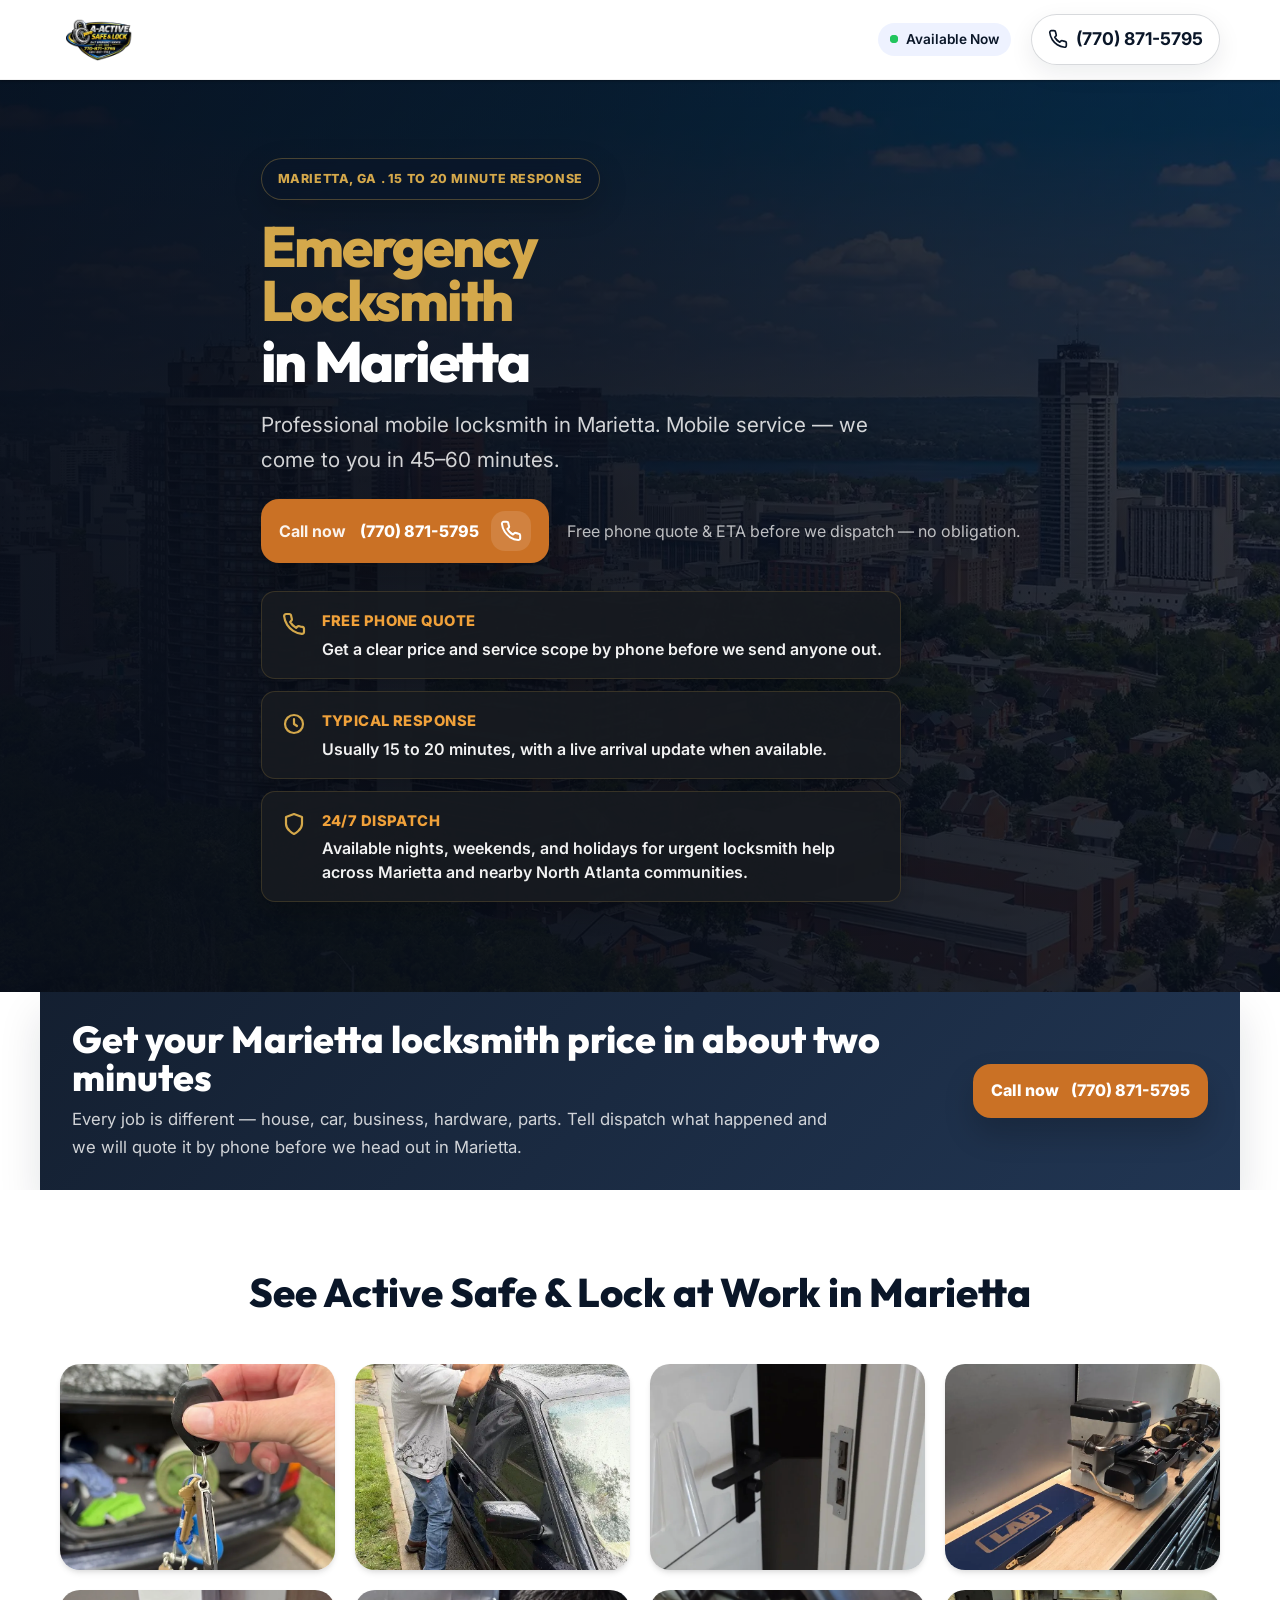
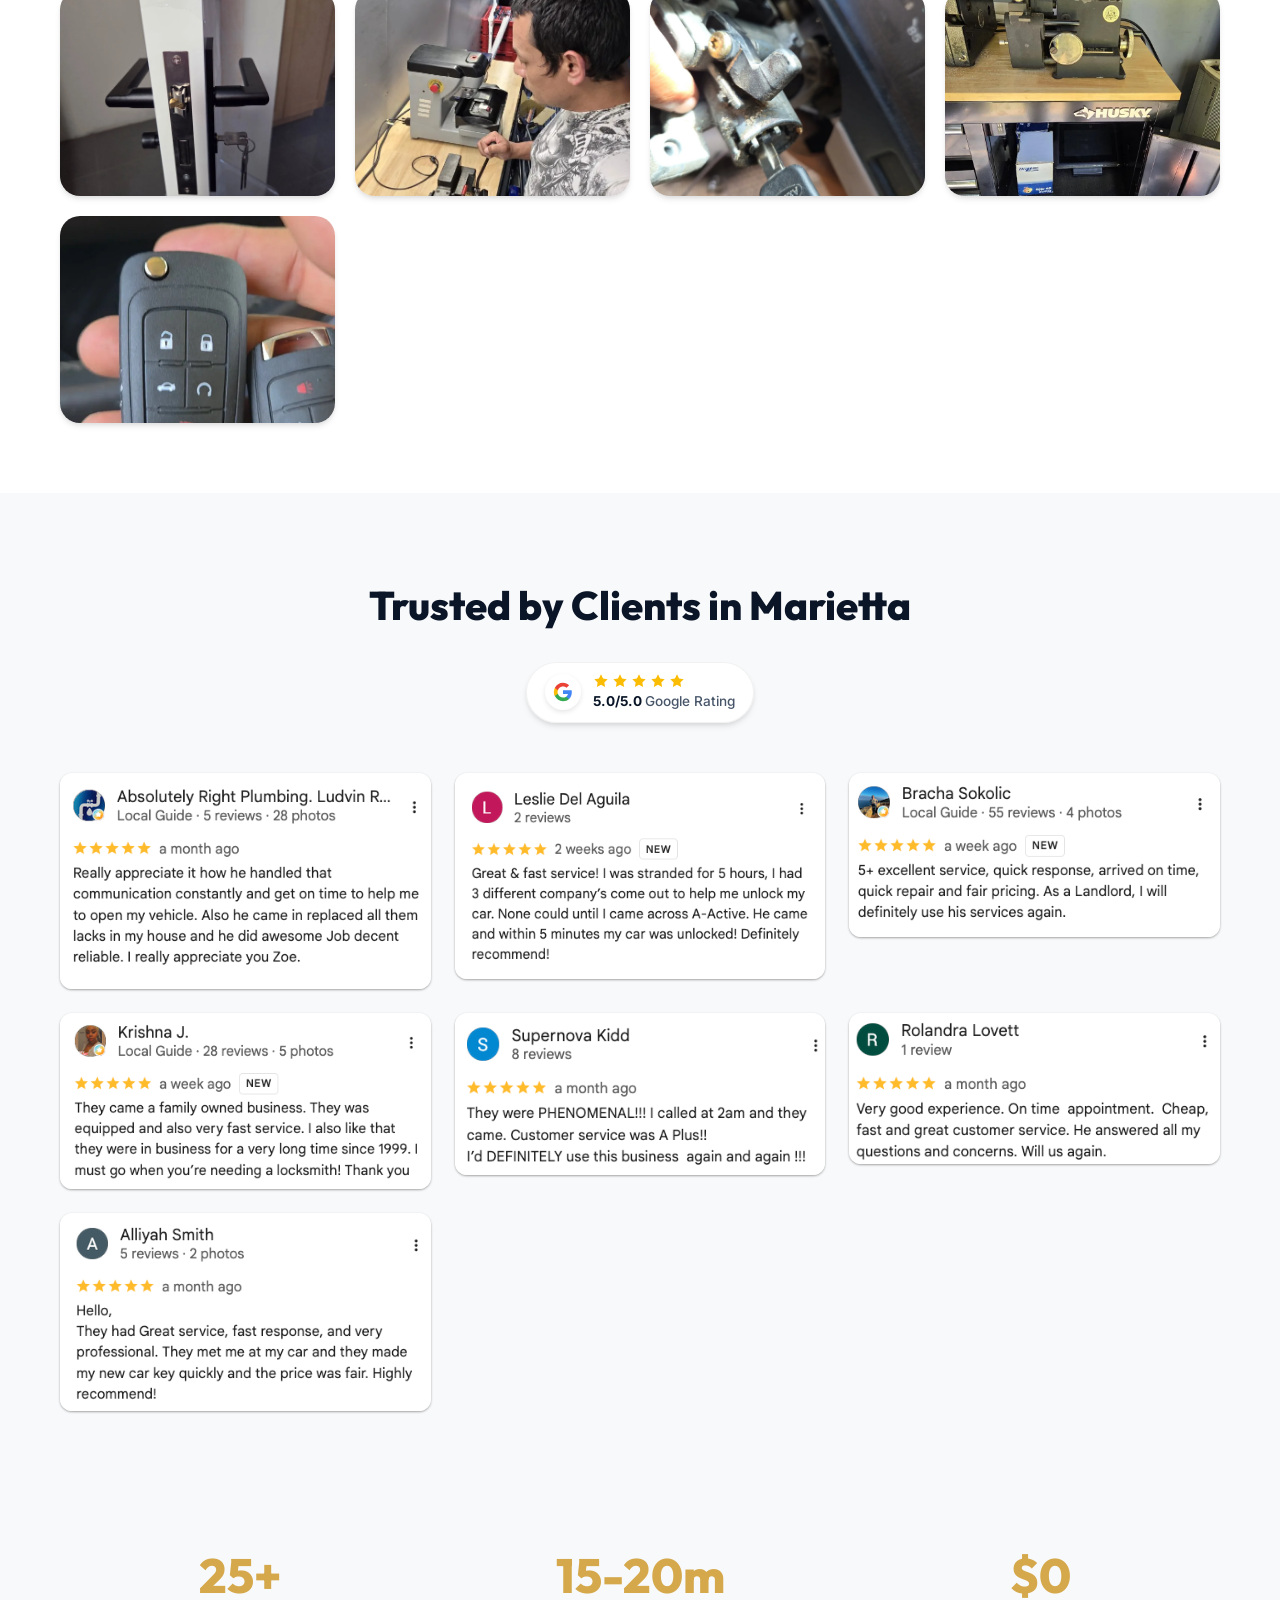
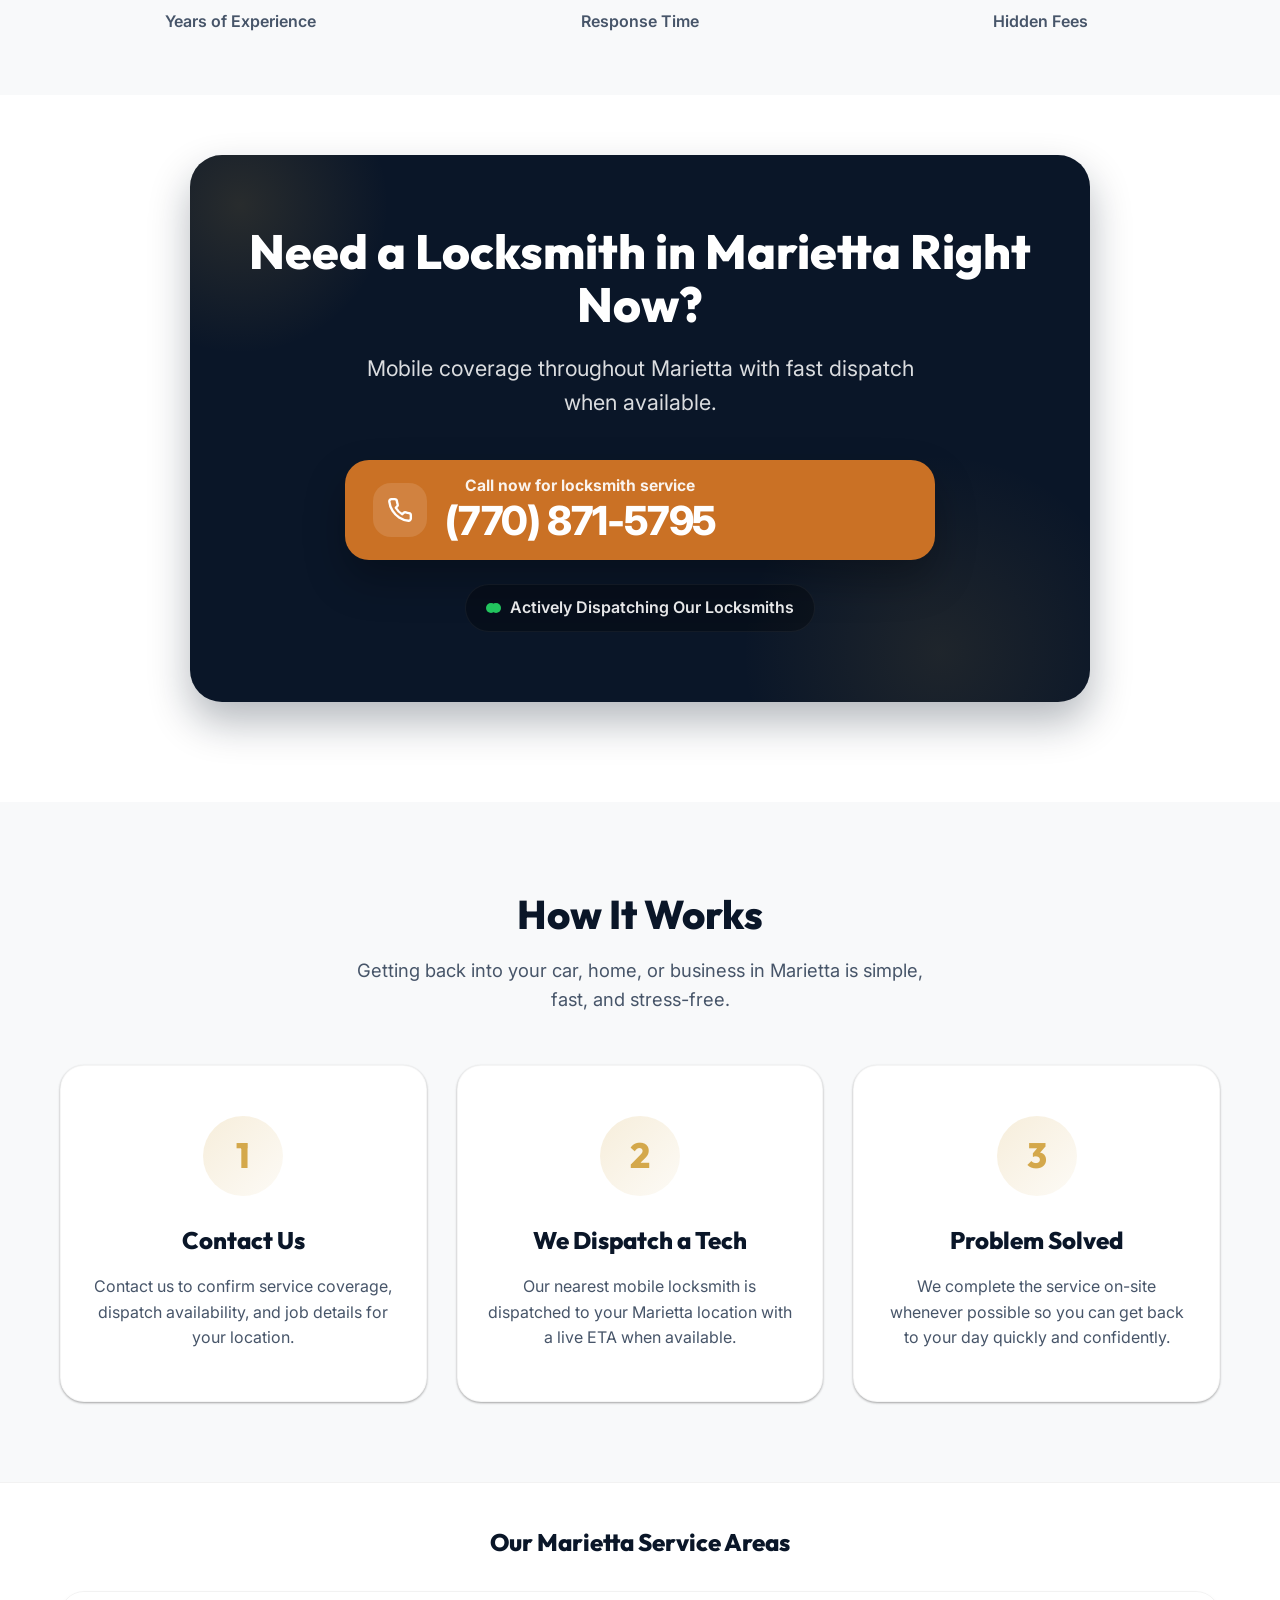
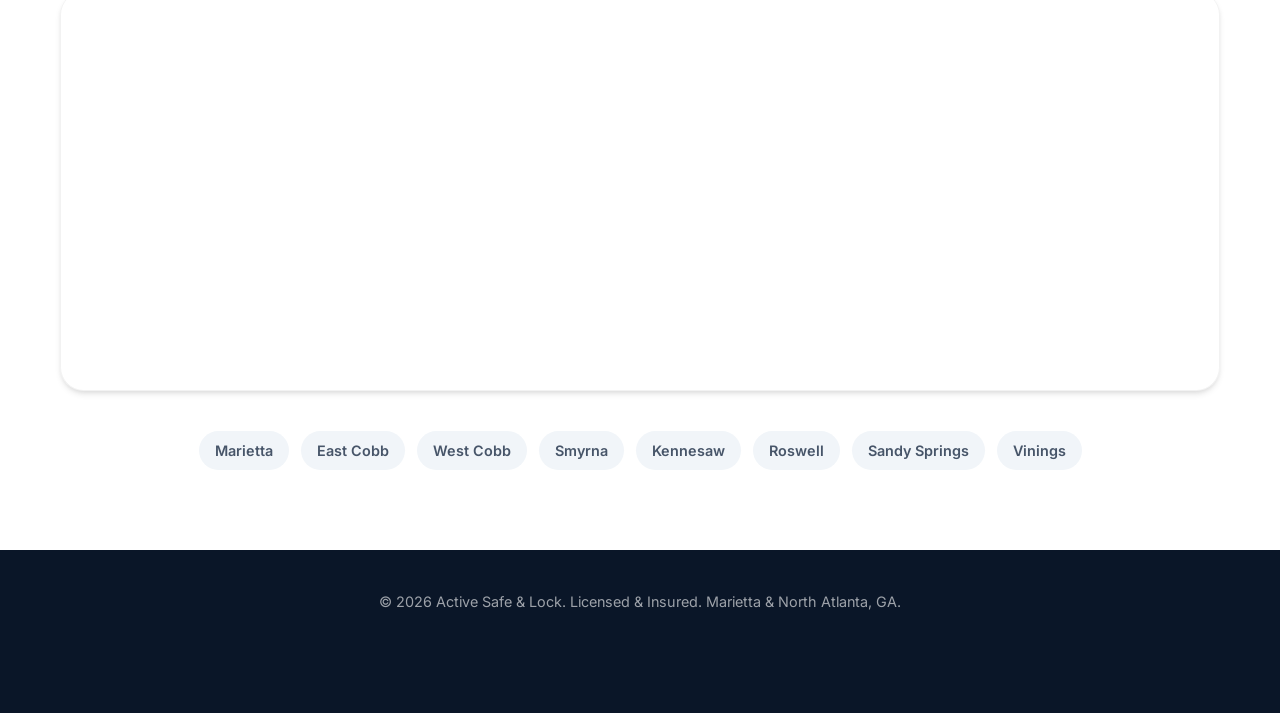
<file: marietta-locksmith/index.html>
<!DOCTYPE html>
<html lang="en">

<head>
<meta charset="UTF-8">
    <meta name="viewport" content="width=device-width, initial-scale=1.0">
    <title>24/7 Marietta Locksmith | Active Safe & Lock</title>
    <meta name="description" content="Active Safe & Lock provides fast mobile locksmith service in Marietta, GA with on-site help for home, car, and commercial lock issues.">
    <link rel="stylesheet" href="../style.css">
    <link rel="preconnect" href="https://fonts.googleapis.com">
    <link rel="preconnect" href="https://fonts.gstatic.com" crossorigin>
    <link
        href="https://fonts.googleapis.com/css2?family=Inter:wght@400;500;600;700;800&family=Outfit:wght@400;600;700;800&display=swap"
        rel="stylesheet">
        <script type="application/ld+json">
{
  "@context": "https://schema.org",
  "@type": "Locksmith",
  "name": "Active Safe & Lock",
  "image": "activelocksmithlogo.webp",
  "@id": "",
  "url": "#",
  "telephone": "+17708715795",
  "priceRange": "$$",
  "areaServed": [
    "Marietta, GA",
    "East Cobb, GA",
    "North Atlanta, GA"
  ],
  "address": {
    "@type": "PostalAddress",
    "streetAddress": "Marietta Service Area",
    "addressLocality": "Marietta",
    "addressRegion": "GA",
    "addressCountry": "US"
  },
  "openingHoursSpecification": {
    "@type": "OpeningHoursSpecification",
    "dayOfWeek": [
      "Monday",
      "Tuesday",
      "Wednesday",
      "Thursday",
      "Friday",
      "Saturday",
      "Sunday"
    ],
    "opens": "00:00",
    "closes": "23:59"
  },
  "sameAs": []
}
    </script>
</head>

<body>
<!-- Sticky Header -->
    <header class="sticky-header">
        <div class="container header-content">
            <div class="logo">
                <img src="../activelocksmithlogo.webp" alt="Active Safe & Lock Logo" class="logo-img">
            </div>
            <div class="header-right">
                <div class="status-badge">
                    <span class="pulse-dot"></span>
                    Available Now
                </div>
                <a href="tel:+17708715795" class="phone-link">
                    <svg class="phone-icon" viewBox="0 0 24 24" fill="none" stroke="currentColor" stroke-width="2"
                        stroke-linecap="round" stroke-linejoin="round">
                        <path
                            d="M22 16.92v3a2 2 0 0 1-2.18 2 19.79 19.79 0 0 1-8.63-3.07 19.5 19.5 0 0 1-6-6 19.79 19.79 0 0 1-3.07-8.67A2 2 0 0 1 4.11 2h3a2 2 0 0 1 2 1.72 12.84 12.84 0 0 0 .7 2.81 2 2 0 0 1-.45 2.11L8.09 9.91a16 16 0 0 0 6 6l1.27-1.27a2 2 0 0 1 2.11-.45 12.84 12.84 0 0 0 2.81.7A2 2 0 0 1 22 16.92z">
                        </path>
                    </svg>
                    <span class="phone-link-desktop">(770) 871-5795</span>
                    <span class="phone-link-mobile">Call</span>
                </a>
            </div>
        </div>
    </header>

    <main>
        <!-- Hero Section -->
        <section class="hero-v2 landing-hero">
            <div class="hero-overlay"></div>
            <img src="../Hamilton-Ont-1.webp" alt="Marietta locksmith service area" class="hero-bg-img">
            <div class="container hero-container">
                <div class="hero-content">
                    <div class="landing-label">
                        Marietta, GA . 15 to 20 Minute Response
                    </div>
                    <h1><span class="landing-highlight">Emergency Locksmith</span><span class="landing-title-break">in Marietta</span></h1>
                    <p class="landing-lead">Professional mobile locksmith in Marietta. Mobile service — we come to you in 45–60 minutes.</p>
                    <div class="landing-cta-group">
                        <a href="tel:+17708715795" class="landing-callout landing-callout-compact">
                            <span class="landing-callout-copy landing-callout-copy-inline">
                                <strong>Call now</strong>
                                <span>(770) 871-5795</span>
                            </span>
                            <span class="landing-callout-icon">
                                <svg class="ring-animation" width="22" height="22" viewBox="0 0 24 24" fill="none" stroke="currentColor" stroke-width="2.2" stroke-linecap="round" stroke-linejoin="round"><path d="M22 16.92v3a2 2 0 0 1-2.18 2 19.79 19.79 0 0 1-8.63-3.07 19.5 19.5 0 0 1-6-6 19.79 19.79 0 0 1-3.07-8.67A2 2 0 0 1 4.11 2h3a2 2 0 0 1 2 1.72 12.84 12.84 0 0 0 .7 2.81 2 2 0 0 1-.45 2.11L8.09 9.91a16 16 0 0 0 6 6l1.27-1.27a2 2 0 0 1 2.11-.45 12.84 12.84 0 0 0 2.81.7A2 2 0 0 1 22 16.92z"></path></svg>
                            </span>
                        </a>
                        <p class="landing-note">Free phone quote &amp; ETA before we dispatch — no obligation.</p>
                    </div>
                    <ul class="landing-points">
                        <li>
                            <span class="landing-check"><svg class="ring-animation" width="24" height="24" viewBox="0 0 24 24" fill="none" stroke="currentColor" stroke-width="2.2" stroke-linecap="round" stroke-linejoin="round"><path d="M22 16.92v3a2 2 0 0 1-2.18 2 19.79 19.79 0 0 1-8.63-3.07 19.5 19.5 0 0 1-6-6 19.79 19.79 0 0 1-3.07-8.67A2 2 0 0 1 4.11 2h3a2 2 0 0 1 2 1.72 12.84 12.84 0 0 0 .7 2.81 2 2 0 0 1-.45 2.11L8.09 9.91a16 16 0 0 0 6 6l1.27-1.27a2 2 0 0 1 2.11-.45 12.84 12.84 0 0 0 2.81.7A2 2 0 0 1 22 16.92z"></path></svg></span>
                            <span class="landing-point-copy">
                                <span class="landing-point-kicker">Free Phone Quote</span>
                                <strong>Get a clear price and service scope by phone before we send anyone out.</strong>
                            </span>
                        </li>
                        <li>
                            <span class="landing-check"><svg width="24" height="24" viewBox="0 0 24 24" fill="none" stroke="currentColor" stroke-width="2.2" stroke-linecap="round" stroke-linejoin="round"><circle cx="12" cy="12" r="9"></circle><path d="M12 7v5l3 2"></path></svg></span>
                            <span class="landing-point-copy">
                                <span class="landing-point-kicker">Typical Response</span>
                                <strong>Usually 15 to 20 minutes, with a live arrival update when available.</strong>
                            </span>
                        </li>
                        <li>
                            <span class="landing-check"><svg width="24" height="24" viewBox="0 0 24 24" fill="none" stroke="currentColor" stroke-width="2.2" stroke-linecap="round" stroke-linejoin="round"><path d="M12 22s8-4 8-10V5l-8-3-8 3v7c0 6 8 10 8 10z"></path></svg></span>
                            <span class="landing-point-copy">
                                <span class="landing-point-kicker">24/7 Dispatch</span>
                                <strong>Available nights, weekends, and holidays for urgent locksmith help across Marietta and nearby North Atlanta communities.</strong>
                            </span>
                        </li>
                    </ul>
                </div>
            </div>
        </section>

        <section class="quote-fast-section">
            <div class="container quote-fast-card">
                <div class="quote-fast-copy">
                    <h2>Get your Marietta locksmith price in about two minutes</h2>
                    <p>Every job is different — house, car, business, hardware, parts. Tell dispatch what happened and we will quote it by phone before we head out in Marietta.</p>
                </div>
                <a href="tel:+17708715795" class="quote-fast-button">
                    <span>Call now</span>
                    <span>(770) 871-5795</span>
                </a>
            </div>
        </section>

        <!-- Team Gallery Section (Replaced Trust Strip) -->
        <section class="team-gallery" style="background: var(--white); padding: 70px 0;">
            <div class="container">
                <div class="section-header" style="margin-bottom: 40px;">
                    <h2>See Active Safe & Lock at Work in Marietta</h2>
                </div>
                <div class="team-grid">

                    <div class="team-item">
                        <img src="../active-team-1.webp" alt="Close-up of a completed car key replacement job" class="team-img" style="position: absolute; top: 0; left: 0; width: 100%; height: 100%; object-fit: cover; object-position: center;">
                    </div>
                    <div class="team-item">
                        <img src="../active-team-2.webp" alt="Locksmith opening a vehicle door on-site" class="team-img" style="position: absolute; top: 0; left: 0; width: 100%; height: 100%; object-fit: cover; object-position: center;">
                    </div>
                    <div class="team-item">
                        <img src="../active-team-3.webp" alt="Installed modern black door handle and lockset" class="team-img" style="position: absolute; top: 0; left: 0; width: 100%; height: 100%; object-fit: cover; object-position: center;">
                    </div>
                    <div class="team-item">
                        <img src="../active-gallery-4.webp" alt="Locksmith key cutting equipment set up inside the service van" class="team-img" style="position: absolute; top: 0; left: 0; width: 100%; height: 100%; object-fit: cover; object-position: center;">
                    </div>
                    <div class="team-item">
                        <img src="../active-gallery-5.webp" alt="Modern black door hardware and lock installation in progress" class="team-img" style="position: absolute; top: 0; left: 0; width: 100%; height: 100%; object-fit: cover; object-position: center;">
                    </div>
                    <div class="team-item">
                        <img src="../active-gallery-6.webp" alt="Active Safe and Lock technician working with key programming equipment" class="team-img" style="position: absolute; top: 0; left: 0; width: 100%; height: 100%; object-fit: cover; object-position: center;">
                    </div>
                    <div class="team-item">
                        <img src="../active-gallery-7.webp" alt="Close-up of an automotive lock cylinder being serviced" class="team-img" style="position: absolute; top: 0; left: 0; width: 100%; height: 100%; object-fit: cover; object-position: center;">
                    </div>
                    <div class="team-item">
                        <img src="../active-gallery-8.webp" alt="Specialized locksmith machine and workbench tools inside the van" class="team-img" style="position: absolute; top: 0; left: 0; width: 100%; height: 100%; object-fit: cover; object-position: center;">
                    </div>
                    <div class="team-item">
                        <img src="../active-gallery-9.webp" alt="Newly programmed car key fobs ready for handoff" class="team-img" style="position: absolute; top: 0; left: 0; width: 100%; height: 100%; object-fit: cover; object-position: center;">
                    </div>
                </div>
            </div>
        </section>

        <!-- Reviews Section -->
        <section id="reviews" class="reviews">
            <div class="container">
                <div class="section-header" style="display: flex; flex-direction: column; align-items: center;">
                    <h2>Trusted by Clients in Marietta</h2>
                    <div style="display: inline-flex; align-items: center; gap: 12px; background: rgba(255, 255, 255, 0.95); padding: 10px 18px; border-radius: 50px; box-shadow: var(--shadow-md); border: 1px solid rgba(0,0,0,0.05); margin-top: 15px;">
                        <div style="width: 36px; height: 36px; background: #fff; border-radius: 50%; box-shadow: 0 2px 5px rgba(0,0,0,0.1); display: flex; align-items: center; justify-content: center; flex-shrink: 0;">
                            <svg width="20" height="20" viewBox="0 0 24 24">
                              <path fill="#4285F4" d="M22.56 12.25c0-.78-.07-1.53-.2-2.25H12v4.26h5.92c-.26 1.37-1.04 2.53-2.21 3.31v2.77h3.57c2.08-1.92 3.28-4.74 3.28-8.09z"/>
                              <path fill="#34A853" d="M12 23c2.97 0 5.46-.98 7.28-2.66l-3.57-2.77c-.98.66-2.23 1.06-3.71 1.06-2.86 0-5.29-1.93-6.16-4.53H2.18v2.84C3.99 20.53 7.7 23 12 23z"/>
                              <path fill="#FBBC05" d="M5.84 14.09c-.22-.66-.35-1.36-.35-2.09s.13-1.43.35-2.09V7.07H2.18C1.43 8.55 1 10.22 1 12s.43 3.45 1.18 4.93l2.85-2.22.81-.62z"/>
                              <path fill="#EA4335" d="M12 5.38c1.62 0 3.06.56 4.21 1.64l3.15-3.15C17.45 2.09 14.97 1 12 1 7.7 1 3.99 3.47 2.18 7.07l3.66 2.84c.87-2.6 3.3-4.53 6.16-4.53z"/>
                            </svg>
                        </div>
                        <div style="display: flex; flex-direction: column; align-items: flex-start; text-align: left;">
                            <div style="display: flex; gap: 3px; color: #FBBC04;">
                                <svg width="16" height="16" viewBox="0 0 24 24" fill="currentColor"><path d="M12 2L15.09 8.26L22 9.27L17 14.14L18.18 21.02L12 17.77L5.82 21.02L7 14.14L2 9.27L8.91 8.26L12 2Z"/></svg>
                                <svg width="16" height="16" viewBox="0 0 24 24" fill="currentColor"><path d="M12 2L15.09 8.26L22 9.27L17 14.14L18.18 21.02L12 17.77L5.82 21.02L7 14.14L2 9.27L8.91 8.26L12 2Z"/></svg>
                                <svg width="16" height="16" viewBox="0 0 24 24" fill="currentColor"><path d="M12 2L15.09 8.26L22 9.27L17 14.14L18.18 21.02L12 17.77L5.82 21.02L7 14.14L2 9.27L8.91 8.26L12 2Z"/></svg>
                                <svg width="16" height="16" viewBox="0 0 24 24" fill="currentColor"><path d="M12 2L15.09 8.26L22 9.27L17 14.14L18.18 21.02L12 17.77L5.82 21.02L7 14.14L2 9.27L8.91 8.26L12 2Z"/></svg>
                                <svg width="16" height="16" viewBox="0 0 24 24" fill="currentColor"><path d="M12 2L15.09 8.26L22 9.27L17 14.14L18.18 21.02L12 17.77L5.82 21.02L7 14.14L2 9.27L8.91 8.26L12 2Z"/></svg>
                            </div>
                            <span style="font-size: 0.85rem; font-weight: 700; color: var(--text-main); margin-top: 2px;">5.0/5.0 <span style="font-weight: 500; color: var(--text-light);">Google Rating</span></span>
                        </div>
                    </div>
                </div>
                
                <div style="display: grid; grid-template-columns: repeat(auto-fit, minmax(300px, 1fr)); gap: 24px;">
                    <img src="../review-gwinnett-1.png" alt="Google review from Ludvin R." style="width: 100%; height: auto; border-radius: 12px; box-shadow: var(--shadow-sm);">
                    <img src="../review-gwinnett-2.png" alt="Google review from Leslie Del Aguila" style="width: 100%; height: auto; border-radius: 12px; box-shadow: var(--shadow-sm);">
                    <img src="../review-gwinnett-3.png" alt="Google review from Bracha Sokolic" style="width: 100%; height: auto; border-radius: 12px; box-shadow: var(--shadow-sm);">
                    <img src="../review-gwinnett-4.png" alt="Google review from Krishna J." style="width: 100%; height: auto; border-radius: 12px; box-shadow: var(--shadow-sm);">
                    <img src="../review-gwinnett-5.png" alt="Google review from Supernova Kidd" style="width: 100%; height: auto; border-radius: 12px; box-shadow: var(--shadow-sm);">
                    <img src="../review-gwinnett-6.png" alt="Google review from Rolandra Lovett" style="width: 100%; height: auto; border-radius: 12px; box-shadow: var(--shadow-sm);">
                    <img src="../review-gwinnett-7.png" alt="Google review from Alliyah Smith" style="width: 100%; height: auto; border-radius: 12px; box-shadow: var(--shadow-sm);">
                </div>
            </div>
        </section>




        <!-- Stats Section -->
        <section class="stats">
            <div class="container grid-3">
                <div class="stat-item">
                    <div class="stat-value">25+</div>
                    <div class="stat-label">Years of Experience</div>
                </div>
                <div class="stat-item">
                    <div class="stat-value">15-20m</div>
                    <div class="stat-label">Response Time</div>
                </div>
                <div class="stat-item">
                    <div class="stat-value">$0</div>
                    <div class="stat-label">Hidden Fees</div>
                </div>
            </div>
        </section>

        <!-- Final CTA -->
        <section class="final-cta" style="padding: 60px 20px 100px;">
            <div class="container" style="background: var(--primary); border-radius: 32px; padding: 70px 30px; text-align: center; box-shadow: 0 20px 40px rgba(10, 22, 40, 0.3); position: relative; overflow: hidden; max-width: 900px; margin: 0 auto;">
                
                <div style="position: absolute; top: -100px; left: -100px; width: 300px; height: 300px; background: radial-gradient(circle, rgba(212, 168, 75, 0.15) 0%, transparent 70%); border-radius: 50%; pointer-events: none;"></div>
                <div style="position: absolute; bottom: -150px; right: -50px; width: 400px; height: 400px; background: radial-gradient(circle, rgba(212, 168, 75, 0.1) 0%, transparent 70%); border-radius: 50%; pointer-events: none;"></div>
                
                <h2 style="color: var(--white); position: relative; z-index: 2; line-height: 1.1;">Need a Locksmith in Marietta Right Now?</h2>
                <p style="color: rgba(255, 255, 255, 0.85); position: relative; z-index: 2; max-width: 600px; margin: 0 auto 40px auto; font-size: 1.35rem;">Mobile coverage throughout Marietta with fast dispatch when available.</p>
                
                <div style="position: relative; z-index: 2; display: flex; flex-direction: column; align-items: center; gap: 24px;">
                    <a href="tel:+17708715795" class="landing-final-cta-button">
                        <span class="landing-callout-icon">
                            <svg class="ring-animation" width="26" height="26" viewBox="0 0 24 24" fill="none" stroke="currentColor" stroke-width="2.2" stroke-linecap="round" stroke-linejoin="round"><path d="M22 16.92v3a2 2 0 0 1-2.18 2 19.79 19.79 0 0 1-8.63-3.07 19.5 19.5 0 0 1-6-6 19.79 19.79 0 0 1-3.07-8.67A2 2 0 0 1 4.11 2h3a2 2 0 0 1 2 1.72 12.84 12.84 0 0 0 .7 2.81 2 2 0 0 1-.45 2.11L8.09 9.91a16 16 0 0 0 6 6l1.27-1.27a2 2 0 0 1 2.11-.45 12.84 12.84 0 0 0 2.81.7A2 2 0 0 1 22 16.92z"></path></svg>
                        </span>
                        <span class="landing-callout-copy">
                            <strong>Call now for locksmith service</strong>
                            <span>(770) 871-5795</span>
                        </span>
                    </a>
                    
                    <div style="display: flex; align-items: center; gap: 10px; background: rgba(0, 0, 0, 0.3); padding: 10px 20px; border-radius: 50px; border: 1px solid rgba(255,255,255,0.05);">
                        <span class="pulse-dot" style="width: 10px; height: 10px; margin-right: 4px;"></span>
                        <span style="font-size: 1rem; font-weight: 600; color: rgba(255, 255, 255, 0.9);">Actively Dispatching Our Locksmiths</span>
                    </div>
                </div>
            </div>
        </section>

        <!-- Our Process Section -->
        <section class="process landing-process">
            <div class="container">
                <div class="section-header landing-process-header">
                    <h2 class="landing-process-title">How It Works</h2>
                    <p class="landing-process-subtitle">Getting back into your car, home, or business in Marietta is simple, fast, and stress-free.</p>
                </div>
                
                <div class="landing-process-grid">
                    <div class="landing-process-card">
                        <div class="landing-process-step">1</div>
                        <h3>Contact Us</h3>
                        <p>Contact us to confirm service coverage, dispatch availability, and job details for your location.</p>
                    </div>

                    <div class="landing-process-card">
                        <div class="landing-process-step">2</div>
                        <h3>We Dispatch a Tech</h3>
                        <p>Our nearest mobile locksmith is dispatched to your Marietta location with a live ETA when available.</p>
                    </div>

                    <div class="landing-process-card">
                        <div class="landing-process-step">3</div>
                        <h3>Problem Solved</h3>
                        <p>We complete the service on-site whenever possible so you can get back to your day quickly and confidently.</p>
                    </div>
                </div>
            </div>
        </section>

        <!-- Service Area Tags -->
                <section id="service-areas" class="service-areas">
            <div class="container">
                <h3>Our Marietta Service Areas</h3>
                <div class="map-container">
                    <iframe
                        src="https://www.google.com/maps?q=Marietta,+GA&output=embed"
                        width="400" height="300" style="border:0;"
                        allowfullscreen="" loading="lazy" referrerpolicy="no-referrer-when-downgrade">
                    </iframe>
                </div>
                <div class="tags">
                    <span class="tag">Marietta</span>
                    <span class="tag">East Cobb</span>
                    <span class="tag">West Cobb</span>
                    <span class="tag">Smyrna</span>
                    <span class="tag">Kennesaw</span>
                    <span class="tag">Roswell</span>
                    <span class="tag">Sandy Springs</span>
                    <span class="tag">Vinings</span>
                </div>
            </div>
        </section>
    </main>

        <footer>
        <div class="container">
            <p>&copy; 2026 Active Safe & Lock. Licensed & Insured. Marietta & North Atlanta, GA.</p>
        </div>
    </footer>

    <!-- Mobile Sticky CTA Bar -->
    <div class="mobile-cta-bar">
        <a href="tel:+17708715795" class="btn btn-primary btn-full">
            <svg class="phone-icon ring-animation" viewBox="0 0 24 24" fill="none" stroke="currentColor"
                stroke-width="2" stroke-linecap="round" stroke-linejoin="round">
                <path
                    d="M22 16.92v3a2 2 0 0 1-2.18 2 19.79 19.79 0 0 1-8.63-3.07 19.5 19.5 0 0 1-6-6 19.79 19.79 0 0 1-3.07-8.67A2 2 0 0 1 4.11 2h3a2 2 0 0 1 2 1.72 12.84 12.84 0 0 0 .7 2.81 2 2 0 0 1-.45 2.11L8.09 9.91a16 16 0 0 0 6 6l1.27-1.27a2 2 0 0 1 2.11-.45 12.84 12.84 0 0 0 2.81.7A2 2 0 0 1 22 16.92z">
                </path>
            </svg>
            Call (770) 871-5795
        </a>
    </div>

</body>

</html>
</file>
<file: style.css>
/* Base Styles & Design Tokens */
:root {
    --primary: #0a1628;
    /* Dark Navy */
    --accent: #d4a84b;
    /* Gold */
    --accent-hover: #b98e39;
    --bg-light: #f8f9fa;
    --white: #ffffff;
    --text-main: #0a1628;
    --text-light: #475569;
    --success: #22c55e;
    --shadow-sm: 0 1px 3px rgba(0, 0, 0, 0.12), 0 1px 2px rgba(0, 0, 0, 0.24);
    --shadow-md: 0 4px 6px -1px rgba(0, 0, 0, 0.1), 0 2px 4px -1px rgba(0, 0, 0, 0.06);
    --shadow-lg: 0 10px 15px -3px rgba(0, 0, 0, 0.1), 0 4px 6px -2px rgba(0, 0, 0, 0.05);
    --transition: all 0.3s cubic-bezier(0.4, 0, 0.2, 1);
}

* {
    margin: 0;
    padding: 0;
    box-sizing: border-box;
}

body {
    font-family: 'Inter', sans-serif;
    color: var(--text-main);
    background-color: var(--white);
    line-height: 1.6;
    overflow-x: hidden;
}

h1,
h2,
h3 {
    font-family: 'Outfit', sans-serif;
    font-weight: 800;
}

.container {
    max-width: 1200px;
    margin: 0 auto;
    padding: 0 20px;
}

.accent {
    color: var(--accent);
}

.highlight {
    color: var(--accent);
    text-decoration: underline;
    text-underline-offset: 4px;
}

/* Sticky Header */
.sticky-header {
    position: sticky;
    top: 0;
    z-index: 1000;
    background: rgba(255, 255, 255, 0.95);
    backdrop-filter: blur(10px);
    border-bottom: 1px solid rgba(0, 0, 0, 0.05);
    padding: 12px 0;
    box-shadow: var(--shadow-sm);
}

.header-content {
    display: flex;
    justify-content: space-between;
    align-items: center;
}

.logo {
    display: flex;
    align-items: center;
    gap: 12px;
}

.logo-img {
    height: 55px;
    width: auto;
}


.header-right {
    display: flex;
    align-items: center;
    gap: 20px;
}

.status-badge {
    display: flex;
    align-items: center;
    gap: 8px;
    background: #eef2ff;
    padding: 6px 12px;
    border-radius: 50px;
    font-size: 0.85rem;
    font-weight: 600;
    color: var(--primary);
}

.pulse-dot {
    width: 8px;
    height: 8px;
    background-color: var(--success);
    border-radius: 50%;
    position: relative;
}

.pulse-dot::after {
    content: '';
    position: absolute;
    width: 100%;
    height: 100%;
    background-color: var(--success);
    border-radius: 50%;
    animation: pulse 2s infinite;
}

@keyframes pulse {
    0% {
        transform: scale(1);
        opacity: 1;
    }

    100% {
        transform: scale(3);
        opacity: 0;
    }
}

.phone-link {
    display: flex;
    align-items: center;
    gap: 8px;
    padding: 10px 16px;
    border: 1px solid rgba(10, 22, 40, 0.16);
    border-radius: 999px;
    background: rgba(255, 255, 255, 0.88);
    box-shadow: 0 8px 24px rgba(10, 22, 40, 0.08);
    color: var(--primary);
    text-decoration: none;
    font-weight: 700;
    font-size: 1.1rem;
    transition: transform 0.2s ease, box-shadow 0.2s ease, border-color 0.2s ease;
}

.phone-link-mobile {
    display: none;
}

.phone-link:hover {
    transform: translateY(-1px);
    border-color: rgba(202, 113, 37, 0.45);
    box-shadow: 0 10px 28px rgba(10, 22, 40, 0.12);
}

/* Buttons */
.btn {
    display: inline-flex;
    align-items: center;
    justify-content: center;
    gap: 10px;
    padding: 14px 28px;
    border-radius: 12px;
    font-weight: 700;
    text-decoration: none;
    transition: var(--transition);
    cursor: pointer;
    border: none;
}

.btn-primary {
    background-color: #ca7125;
    color: var(--white);
    box-shadow: 0 4px 14px 0 rgba(202, 113, 37, 0.39);
}

.btn-primary:hover {
    background-color: #bb6821;
    transform: translateY(-2px);
    box-shadow: 0 6px 20px rgba(202, 113, 37, 0.45);
}

/* Icons */
.phone-icon {
    width: 20px;
    height: 20px;
}

@keyframes ring {
    0% {
        transform: rotate(0deg);
    }

    10% {
        transform: rotate(15deg);
    }

    20% {
        transform: rotate(-15deg);
    }

    30% {
        transform: rotate(15deg);
    }

    40% {
        transform: rotate(-15deg);
    }

    50% {
        transform: rotate(0deg);
    }

    100% {
        transform: rotate(0deg);
    }
}

.ring-animation {
    animation: ring 2s infinite;
}

/* Hero Section V2 */
.hero-v2 {
    position: relative;
    min-height: 700px;
    display: flex;
    align-items: center;
    justify-content: center;
    overflow: hidden;
    padding: 100px 0;
}

.hero-bg-img {
    position: absolute;
    top: 0;
    left: 0;
    width: 100%;
    height: 100%;
    object-fit: cover;
    z-index: -2;
}

.hero-overlay {
    position: absolute;
    top: 0;
    left: 0;
    width: 100%;
    height: 100%;
    background: linear-gradient(to right, rgba(255, 255, 255, 0.85) 0%, rgba(255, 255, 255, 0.6) 50%, rgba(255, 255, 255, 0.2) 100%);
    z-index: -1;
}

.hero-container {
    position: relative;
    z-index: 10;
}

.hero-content {
    max-width: 650px;
    text-align: left;
    margin: 0;
}

.hero-content h1 {
    font-size: 3.8rem;
    line-height: 1.1;
    margin-bottom: 25px;
    color: var(--primary);
}

.hero-v2 .highlight {
    background: linear-gradient(120deg, rgba(212, 168, 75, 0.2) 0%, rgba(212, 168, 75, 0.2) 100%);
    padding: 0 4px;
    text-decoration: none;
}

@keyframes subtle-vibrate {
    0%, 100% { transform: translateX(0); }
    10% { transform: translateX(-1px) rotate(-1deg); }
    20% { transform: translateX(1px) rotate(1deg); }
    30% { transform: translateX(-2px) rotate(0deg); }
    40% { transform: translateX(2px) rotate(1deg); }
    50% { transform: translateX(-1px) rotate(-1deg); }
    60% { transform: translateX(1px) rotate(0deg); }
    70%, 100% { transform: translateX(0); }
}

.vibrate-text {
    display: inline-block;
    animation: subtle-vibrate 2s infinite ease-in-out;
}

.hero-subtext {
    font-size: 1.35rem;
    color: var(--text-light);
    margin-bottom: 45px;
    font-weight: 500;
}

.btn-hero {
    font-size: 1.25rem;
    padding: 18px 40px;
}

.landing-hero {
    min-height: 760px;
    padding: 78px 0 90px;
}

.landing-hero .hero-overlay {
    background:
        linear-gradient(180deg, rgba(8, 14, 26, 0.52) 0%, rgba(8, 14, 26, 0.72) 100%),
        linear-gradient(90deg, rgba(8, 14, 26, 0.9) 0%, rgba(8, 14, 26, 0.78) 45%, rgba(8, 14, 26, 0.52) 100%);
}

.landing-hero .hero-content {
    max-width: 760px;
    color: var(--white);
}

.landing-label {
    display: inline-flex;
    align-items: center;
    gap: 10px;
    padding: 10px 16px;
    border-radius: 999px;
    border: 1px solid rgba(212, 168, 75, 0.32);
    background: rgba(10, 22, 40, 0.58);
    box-shadow: 0 10px 30px rgba(0, 0, 0, 0.18);
    color: var(--accent);
    font-size: 0.78rem;
    font-weight: 800;
    letter-spacing: 0.05em;
    text-transform: uppercase;
    backdrop-filter: blur(8px);
}

.landing-hero h1 {
    max-width: 11ch;
    margin: 20px 0 18px;
    font-size: clamp(2.3rem, 4.7vw, 3.55rem);
    line-height: 0.95;
    color: var(--white);
    letter-spacing: -0.04em;
}

.landing-highlight {
    color: var(--accent);
}

.landing-title-break {
    display: block;
    margin-top: 0.12em;
}

.landing-lead {
    max-width: 640px;
    font-size: 1.3rem;
    line-height: 1.7;
    color: rgba(255, 255, 255, 0.82);
}

.landing-cta-group {
    display: flex;
    flex-wrap: wrap;
    align-items: center;
    gap: 18px;
    margin-top: 22px;
}

.landing-callout,
.landing-final-cta-button {
    display: inline-flex;
    align-items: center;
    gap: 18px;
    min-width: min(100%, 590px);
    padding: 18px 28px;
    border-radius: 24px;
    background: #ca7125;
    color: var(--white);
    text-decoration: none;
    box-shadow: 0 20px 40px rgba(0, 0, 0, 0.28);
    transition: transform 0.25s ease, box-shadow 0.25s ease, background 0.25s ease;
}

.landing-callout-compact {
    min-width: 0;
    gap: 12px;
    padding: 12px 18px;
    border-radius: 18px;
}

.landing-callout:hover,
.landing-final-cta-button:hover {
    transform: translateY(-2px);
    background: #bb6821;
    box-shadow: 0 24px 44px rgba(0, 0, 0, 0.32);
}

.landing-callout-icon {
    display: inline-flex;
    align-items: center;
    justify-content: center;
    width: 54px;
    height: 54px;
    border-radius: 18px;
    background: rgba(255, 255, 255, 0.12);
    flex-shrink: 0;
}

.landing-callout-compact .landing-callout-icon {
    order: 2;
    width: 40px;
    height: 40px;
    border-radius: 14px;
}

.landing-callout-copy {
    display: flex;
    flex-direction: column;
    line-height: 1.05;
}

.landing-callout-copy strong {
    font-size: 0.98rem;
    font-weight: 700;
    opacity: 0.92;
}

.landing-callout-copy span {
    margin-top: 6px;
    font-size: clamp(1.8rem, 4vw, 2.5rem);
    font-weight: 800;
    letter-spacing: -0.03em;
}

.landing-callout-copy-inline {
    flex-direction: row;
    align-items: center;
    gap: 14px;
}

.landing-callout-copy-inline span {
    margin-top: 0;
}

.landing-callout-compact .landing-callout-copy strong,
.landing-callout-compact .landing-callout-copy span {
    font-size: 1rem;
    letter-spacing: 0;
}

.landing-note {
    color: rgba(255, 255, 255, 0.72);
    font-size: 1rem;
    line-height: 1.6;
}

.quote-fast-section {
    padding: 0;
    background: var(--white);
}

.quote-fast-card {
    display: flex;
    align-items: center;
    justify-content: space-between;
    gap: 24px;
    padding: 28px 32px;
    background: linear-gradient(135deg, rgba(10, 22, 40, 0.96) 0%, rgba(19, 41, 72, 0.94) 100%);
    box-shadow: 0 22px 40px rgba(10, 22, 40, 0.12);
}

.quote-fast-copy h2 {
    margin: 0 0 10px;
    color: var(--white);
    font-size: clamp(1.7rem, 3vw, 2.35rem);
    line-height: 1.02;
}

.quote-fast-copy p {
    margin: 0;
    max-width: 760px;
    color: rgba(255, 255, 255, 0.8);
    font-size: 1.05rem;
    line-height: 1.65;
}

.quote-fast-button {
    display: inline-flex;
    align-items: center;
    gap: 12px;
    flex-shrink: 0;
    padding: 14px 18px;
    border-radius: 18px;
    background: #ca7125;
    color: var(--white);
    text-decoration: none;
    font-weight: 800;
    box-shadow: 0 16px 30px rgba(0, 0, 0, 0.18);
    transition: transform 0.2s ease, background 0.2s ease, box-shadow 0.2s ease;
}

.quote-fast-button:hover {
    transform: translateY(-1px);
    background: #bb6821;
    box-shadow: 0 18px 34px rgba(0, 0, 0, 0.22);
}

.landing-points {
    display: grid;
    grid-template-columns: 1fr;
    gap: 12px;
    margin: 28px 0 0;
    padding: 0;
    list-style: none;
    max-width: 640px;
}

.landing-points li {
    display: flex;
    align-items: flex-start;
    gap: 14px;
    padding: 18px 18px 17px;
    border-radius: 14px;
    background: rgba(23, 27, 32, 0.92);
    border: 1px solid rgba(212, 168, 75, 0.18);
    color: rgba(255, 255, 255, 0.9);
    box-shadow: 0 10px 24px rgba(0, 0, 0, 0.2);
}

.landing-check {
    display: inline-flex;
    align-items: center;
    justify-content: center;
    width: 28px;
    height: 28px;
    color: var(--accent);
    flex-shrink: 0;
}

.landing-point-copy {
    display: flex;
    flex-direction: column;
    gap: 4px;
    text-align: left;
}

.landing-point-kicker {
    color: #f0a13a;
    font-size: 0.92rem;
    font-weight: 800;
    letter-spacing: 0.03em;
    text-transform: uppercase;
}

.landing-point-copy strong {
    font-size: 1rem;
    font-weight: 600;
    line-height: 1.45;
    color: rgba(255, 255, 255, 0.94);
}

.landing-preview-card {
    margin-top: 28px;
    max-width: 520px;
    overflow: hidden;
    border-radius: 24px;
    border: 1px solid rgba(255, 255, 255, 0.22);
    box-shadow: 0 22px 48px rgba(0, 0, 0, 0.26);
}

.landing-preview-card img {
    display: block;
    width: 100%;
    height: auto;
}

.landing-process {
    padding: 80px 0;
    background: var(--bg-light);
}

.landing-process-header {
    text-align: center;
    margin-bottom: 60px;
}

.landing-process-title {
    font-size: 2.8rem;
    color: var(--primary);
}

.landing-process-subtitle {
    color: var(--text-light);
    font-size: 1.15rem;
    max-width: 600px;
    margin: 10px auto 0;
}

.landing-process-grid {
    display: grid;
    grid-template-columns: repeat(auto-fit, minmax(300px, 1fr));
    gap: 30px;
    position: relative;
}

.landing-process-card {
    background: var(--white);
    padding: 50px 30px;
    border-radius: 24px;
    text-align: center;
    box-shadow: var(--shadow-sm);
    border: 1px solid rgba(0, 0, 0, 0.04);
}

.landing-process-step {
    width: 80px;
    height: 80px;
    background: linear-gradient(135deg, rgba(212, 168, 75, 0.2), rgba(212, 168, 75, 0.05));
    color: var(--accent);
    border-radius: 50%;
    display: flex;
    align-items: center;
    justify-content: center;
    font-size: 2.2rem;
    margin: 0 auto 25px;
    font-weight: 800;
    font-family: 'Outfit', sans-serif;
}

.landing-process-card h3 {
    font-size: 1.5rem;
    margin-bottom: 15px;
    color: var(--primary);
}

.landing-process-card p {
    color: var(--text-light);
    line-height: 1.6;
}

/* Trust Strip */
.trust-strip {
    background: var(--primary);
    padding: 40px 0;
    color: var(--white);
}

.grid-4 {
    display: grid;
    grid-template-columns: repeat(4, 1fr);
    gap: 20px;
}

.trust-item {
    text-align: center;
}

.trust-icon {
    font-size: 2rem;
    margin-bottom: 10px;
}

.trust-text {
    font-weight: 600;
    font-size: 0.9rem;
}

/* Reviews */
.reviews {
    padding: 80px 0;
    background: var(--bg-light);
}

.section-header {
    text-align: center;
    margin-bottom: 50px;
}

.section-header h2 {
    font-size: 2.5rem;
    margin-bottom: 10px;
}

.rating-summary {
    display: flex;
    align-items: center;
    justify-content: center;
    gap: 10px;
}

.stars {
    color: var(--accent);
    font-size: 1.5rem;
}

.stars.small {
    font-size: 1.1rem;
}

.score {
    font-weight: 700;
    color: var(--text-light);
}

.review-grid {
    display: grid;
    grid-template-columns: repeat(3, 1fr);
    gap: 30px;
}

.review-card {
    background: var(--white);
    padding: 30px;
    border-radius: 20px;
    box-shadow: var(--shadow-md);
    transition: var(--transition);
    border: 1px solid rgba(0, 0, 0, 0.03);
    position: relative;
}

.review-card::before {
    content: "G";
    position: absolute;
    top: 20px;
    right: 20px;
    width: 24px;
    height: 24px;
    background: #4285F4;
    color: white;
    border-radius: 50%;
    display: flex;
    align-items: center;
    justify-content: center;
    font-weight: 900;
    font-size: 14px;
}

.review-card:hover {
    transform: translateY(-5px);
    box-shadow: var(--shadow-lg);
}

.review-quote {
    font-style: italic;
    margin: 20px 0;
    color: var(--text-light);
}

.reviewer {
    font-weight: 700;
    font-size: 0.9rem;
}

/* Services */
.services {
    padding: 80px 0;
}

.services-grid {
    display: grid;
    grid-template-columns: repeat(4, 1fr);
    gap: 20px;
}

.service-card {
    background: var(--white);
    padding: 40px 20px;
    border-radius: 24px;
    text-align: center;
    box-shadow: var(--shadow-sm);
    border: 1px solid rgba(0, 0, 0, 0.05);
    transition: var(--transition);
}

.service-card:hover {
    transform: translateY(-5px);
    box-shadow: var(--shadow-md);
    border-color: var(--accent);
}

.service-icon {
    font-size: 3rem;
    margin-bottom: 20px;
}

.service-card h3 {
    font-size: 1.25rem;
}

/* Stats Section */
.stats {
    background: var(--bg-light);
    padding: 60px 0;
    text-align: center;
}

.grid-3 {
    display: grid;
    grid-template-columns: repeat(3, 1fr);
    gap: 40px;
}

.stat-value {
    font-family: 'Outfit', sans-serif;
    font-size: 3rem;
    font-weight: 800;
    color: var(--accent);
    line-height: 1;
}

.stat-label {
    font-weight: 600;
    color: var(--text-light);
    margin-top: 10px;
}

/* Final CTA */
.final-cta {
    padding: 100px 0;
    text-align: center;
}

.final-cta h2 {
    font-size: 3rem;
    margin-bottom: 20px;
}

.final-cta p {
    font-size: 1.25rem;
    color: var(--text-light);
    margin-bottom: 40px;
}

/* Service Area Tags */
.service-areas {
    padding: 40px 0 80px;
    border-top: 1px solid rgba(0, 0, 0, 0.05);
    text-align: center;
}

.service-areas h3 {
    margin-bottom: 30px;
    font-size: 1.5rem;
}

.tags {
    display: flex;
    flex-wrap: wrap;
    justify-content: center;
    gap: 12px;
}

.tag {
    background: #f1f5f9;
    padding: 8px 16px;
    border-radius: 50px;
    font-size: 0.9rem;
    font-weight: 600;
    color: var(--text-light);
}

/* Team Gallery */
.team-gallery {
    padding: 80px 0;
    background: var(--bg-light);
}

.team-grid {
    display: grid;
    grid-template-columns: repeat(auto-fit, minmax(220px, 1fr));
    gap: 20px;
}

.team-item {
    position: relative;
    border-radius: 20px;
    overflow: hidden;
    aspect-ratio: 4/3;
    box-shadow: var(--shadow-md);
    transition: var(--transition);
}

.team-img {
    width: 100%;
    height: 100%;
    object-fit: cover;
    display: block;
    transition: var(--transition);
}

.team-overlay {
    position: absolute;
    bottom: 0;
    left: 0;
    right: 0;
    background: linear-gradient(to top, rgba(10, 22, 40, 0.9), transparent);
    padding: 20px;
    color: var(--white);
    font-weight: 700;
    font-size: 1rem;
    opacity: 0;
    transform: translateY(10px);
    transition: var(--transition);
    display: flex;
    align-items: flex-end;
}

.team-item:hover .team-overlay {
    opacity: 1;
    transform: translateY(0);
}

.team-item:hover .team-img {
    transform: scale(1.05);
}

.map-container {
    width: 100%;
    height: 400px;
    border-radius: 24px;
    overflow: hidden;
    margin-bottom: 40px;
    box-shadow: var(--shadow-md);
    border: 1px solid rgba(0, 0, 0, 0.05);
}

.map-container iframe {
    width: 100%;
    height: 100%;
    border: none;
}

/* Footer */
footer {
    padding: 40px 0 100px;
    text-align: center;
    background: var(--primary);
    color: rgba(255, 255, 255, 0.6);
    font-size: 0.9rem;
}

/* Mobile Sticky Bar */
.mobile-cta-bar {
    position: fixed;
    bottom: 0;
    left: 0;
    right: 0;
    background: transparent;
    padding: 0 12px calc(env(safe-area-inset-bottom, 0) + 12px);
    box-shadow: none;
    z-index: 2000;
    display: none;
}

.btn-full {
    width: 100%;
    border-radius: 18px;
    box-shadow: 0 12px 28px rgba(0, 0, 0, 0.22);
}

/* Responsive Styles */
@media (max-width: 991px) {

    .grid-4,
    .services-grid,
    .team-grid {
        grid-template-columns: repeat(2, 1fr);
    }
}

@media (max-width: 768px) {
    .landing-hero {
        min-height: auto;
        padding: 20px 0 68px;
    }

    .landing-hero .hero-content {
        text-align: left;
    }

    .landing-label {
        font-size: 0.74rem;
        padding: 9px 14px;
        letter-spacing: 0.04em;
    }

    .landing-hero h1 {
        max-width: 11ch;
        margin: 24px 0 16px;
        font-size: clamp(1.95rem, 7vw, 2.45rem);
    }

    .landing-lead {
        font-size: 1.08rem;
        max-width: 100%;
    }

    .landing-cta-group {
        margin-top: 22px;
    }

    .quote-fast-card {
        flex-direction: column;
        align-items: flex-start;
        padding: 24px 22px;
    }

    .quote-fast-button {
        width: 100%;
        justify-content: center;
    }

    .landing-callout,
    .landing-final-cta-button {
        width: 100%;
        min-width: 0;
        padding: 16px 18px;
        border-radius: 22px;
        justify-content: center;
    }

    .landing-callout-copy,
    .landing-final-cta-button .landing-callout-copy {
        align-items: center;
        text-align: center;
    }

    .landing-callout-copy-inline {
        flex-direction: row;
        align-items: center;
        gap: 10px;
    }

    .phone-link {
        gap: 8px;
        padding: 10px 14px;
        font-size: 0.95rem;
    }

    .phone-link-desktop {
        display: none;
    }

    .phone-link-mobile {
        display: inline;
    }

    .landing-callout-copy span,
    .landing-final-cta-button .landing-callout-copy span {
        font-size: 1rem;
    }

    .landing-note {
        font-size: 0.96rem;
    }

    .landing-points li {
        padding: 16px;
    }

    .landing-point-kicker {
        font-size: 0.86rem;
    }

    .landing-point-copy strong {
        font-size: 0.98rem;
    }

    .landing-preview-card {
        margin-top: 22px;
        border-radius: 20px;
    }

    .landing-process {
        padding: 48px 0;
    }

    .landing-process-header {
        margin-bottom: 30px;
    }

    .landing-process-title {
        font-size: 2.15rem;
        line-height: 1.05;
    }

    .landing-process-subtitle {
        font-size: 1rem;
        margin-top: 8px;
    }

    .landing-process-grid {
        gap: 16px;
    }

    .landing-process-card {
        padding: 28px 20px;
        border-radius: 18px;
    }

    .landing-process-step {
        width: 60px;
        height: 60px;
        font-size: 1.7rem;
        margin-bottom: 16px;
    }

    .landing-process-card h3 {
        font-size: 1.24rem;
        margin-bottom: 10px;
    }

    .landing-process-card p {
        font-size: 0.98rem;
        line-height: 1.5;
    }

    .hero-v2 {
        min-height: auto;
        padding: 30px 0 70px;
    }

    .hero-bg-img {
        opacity: 0.3;
    }

    .hero-overlay {
        background: rgba(255, 255, 255, 0.7);
    }

    .hero-content {
        text-align: center;
        max-width: 100%;
    }

    .hero-content h1 {
        font-size: 2.5rem;
    }

    .btn-hero {
        font-size: 1rem;
        padding: 12px 18px;
        gap: 8px;
        white-space: nowrap;
    }

    .btn-hero .phone-icon {
        width: 18px;
        height: 18px;
    }

    .section-header h2 {
        font-size: 2rem;
    }

    .review-grid {
        grid-template-columns: 1fr;
    }

    .grid-3 {
        display: flex;
        flex-wrap: nowrap;
        justify-content: space-between;
        align-items: flex-start;
        gap: 12px;
    }

    .stat-item {
        flex: 1 1 0;
        min-width: 0;
    }

    .stat-value {
        font-size: clamp(1.9rem, 6vw, 2.4rem);
        line-height: 1.05;
    }

    .stat-label {
        font-size: 0.9rem;
        line-height: 1.25;
    }

    .mobile-cta-bar {
        display: block;
    }

    .header-right .status-badge {
        display: none;
    }

    .sticky-header {
        padding: 15px 0;
    }

    .logo-img {
        height: 45px;
    }

    footer {
        padding-bottom: 120px;
    }
}

@media (max-width: 480px) {
    .landing-highlight {
        white-space: nowrap;
    }

    .landing-title-break {
        margin-top: 0.16em;
        white-space: nowrap;
    }

    .landing-label {
        width: auto;
        justify-content: flex-start;
        text-align: left;
        white-space: nowrap;
        font-size: 0.63rem;
        letter-spacing: 0.02em;
        padding: 8px 10px;
    }

    .landing-hero h1 {
        max-width: none;
        margin-top: 26px;
        font-size: 1.72rem;
        line-height: 0.98;
    }

    .landing-lead {
        max-width: 29ch;
        font-size: 0.92rem;
        line-height: 1.45;
    }

    .landing-note {
        max-width: 28ch;
        font-size: 0.88rem;
        line-height: 1.4;
    }

    .landing-callout,
    .landing-final-cta-button {
        gap: 14px;
    }

    .landing-callout-compact {
        justify-content: center;
        padding: 12px 14px;
    }

    .landing-callout-icon {
        width: 48px;
        height: 48px;
        border-radius: 16px;
    }

    .landing-callout-compact .landing-callout-icon {
        width: 36px;
        height: 36px;
        border-radius: 12px;
    }

    .landing-callout-copy strong {
        font-size: 0.9rem;
    }

    .landing-callout-copy-inline span {
        font-size: 0.95rem;
    }

    .quote-fast-copy h2 {
        font-size: 1.5rem;
    }

    .quote-fast-copy p,
    .quote-fast-button {
        font-size: 0.98rem;
    }

    .landing-callout-copy-inline {
        align-items: flex-start;
    }

    .landing-callout-copy span,
    .landing-final-cta-button .landing-callout-copy span {
        font-size: 1.45rem;
    }

    .team-gallery .section-header h2 {
        line-height: 1.02;
    }

    .landing-process {
        padding: 40px 0;
    }

    .landing-process-header {
        margin-bottom: 22px;
    }

    .landing-process-title {
        font-size: 1.9rem;
    }

    .landing-process-subtitle {
        font-size: 0.95rem;
    }

    .landing-process-grid {
        gap: 12px;
    }

    .landing-process-card {
        padding: 22px 16px;
    }

    .landing-process-step {
        width: 52px;
        height: 52px;
        font-size: 1.45rem;
        margin-bottom: 12px;
    }

    .landing-process-card h3 {
        font-size: 1.1rem;
        margin-bottom: 8px;
    }

    .landing-process-card p {
        font-size: 0.94rem;
    }

    .grid-4 {
        grid-template-columns: 1fr;
    }

    .services-grid,
    .team-grid {
        grid-template-columns: 1fr;
    }

    .hero-v2 {
        padding: 20px 0 60px;
    }

    .hero-content h1 {
        font-size: 2.1rem;
        margin-bottom: 16px;
    }

    .btn-hero {
        font-size: 0.92rem;
        padding: 10px 14px;
        border-radius: 10px;
    }
}
</file>
